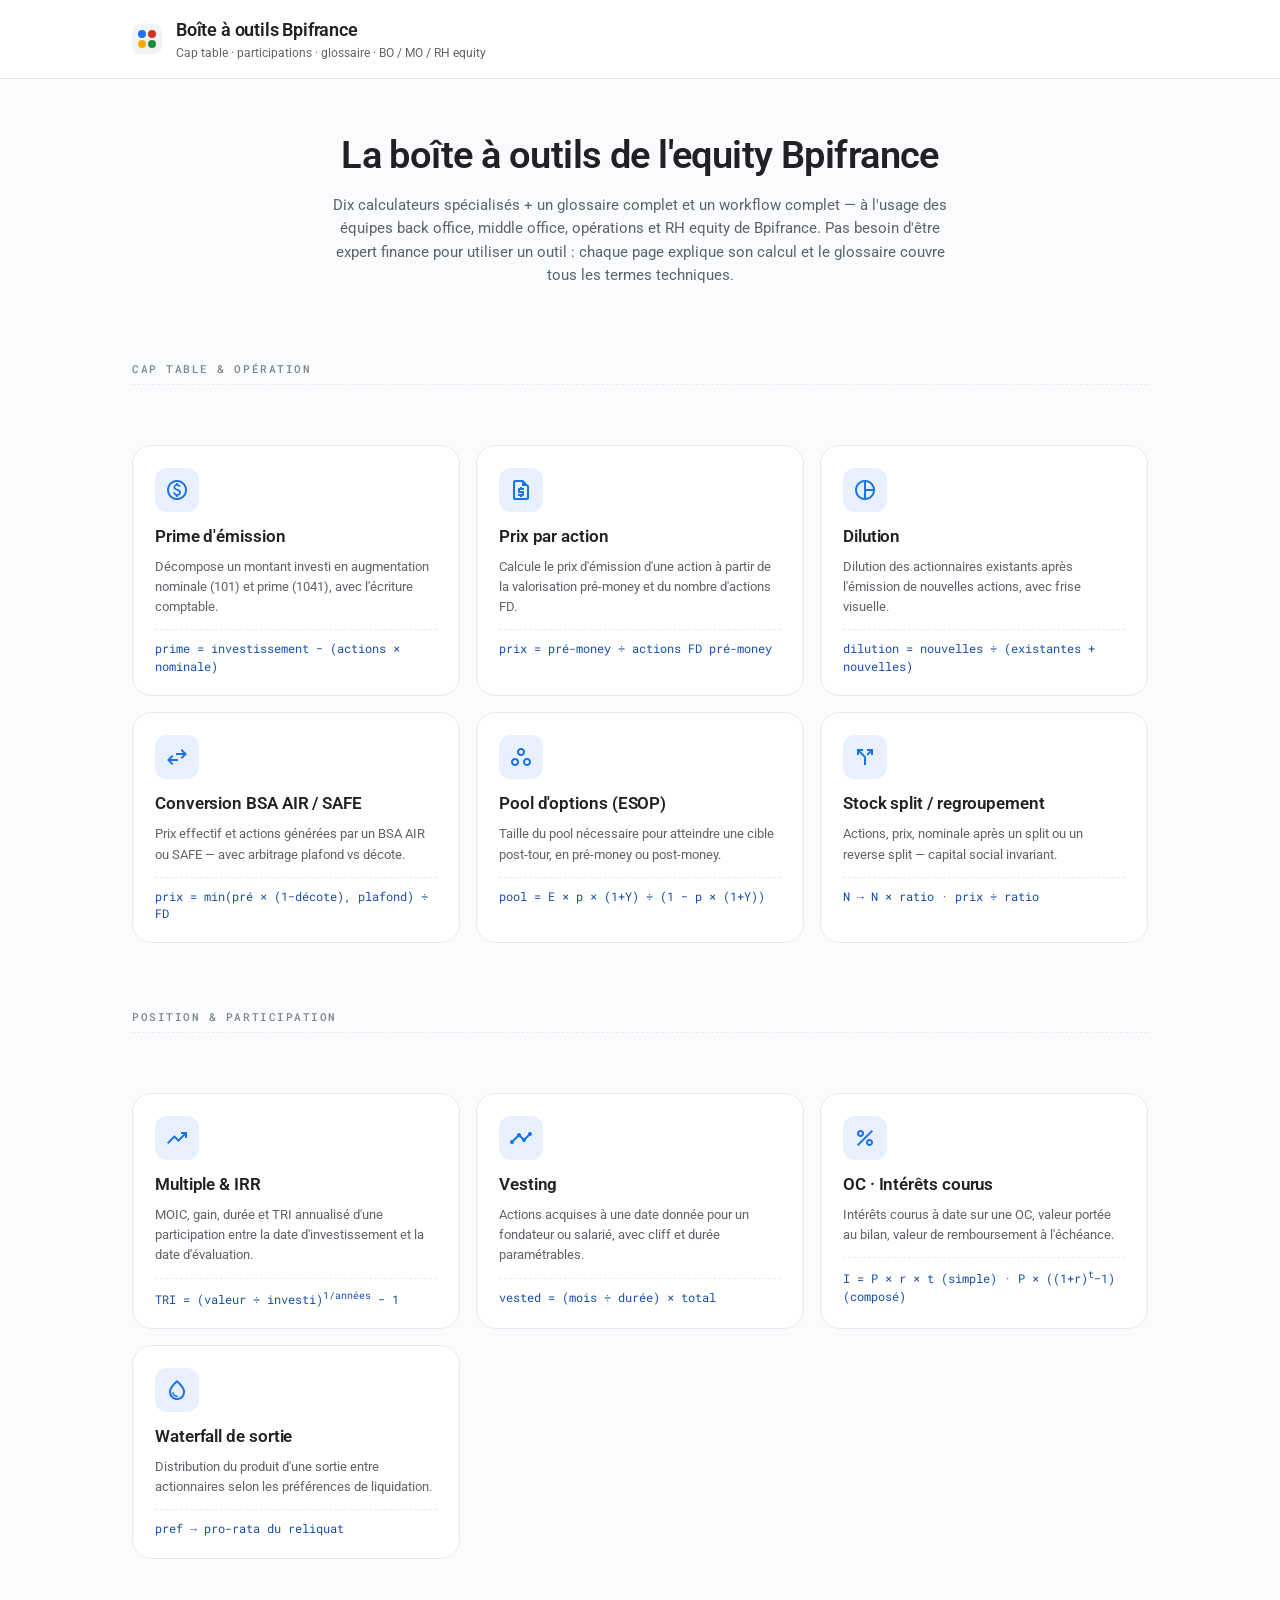
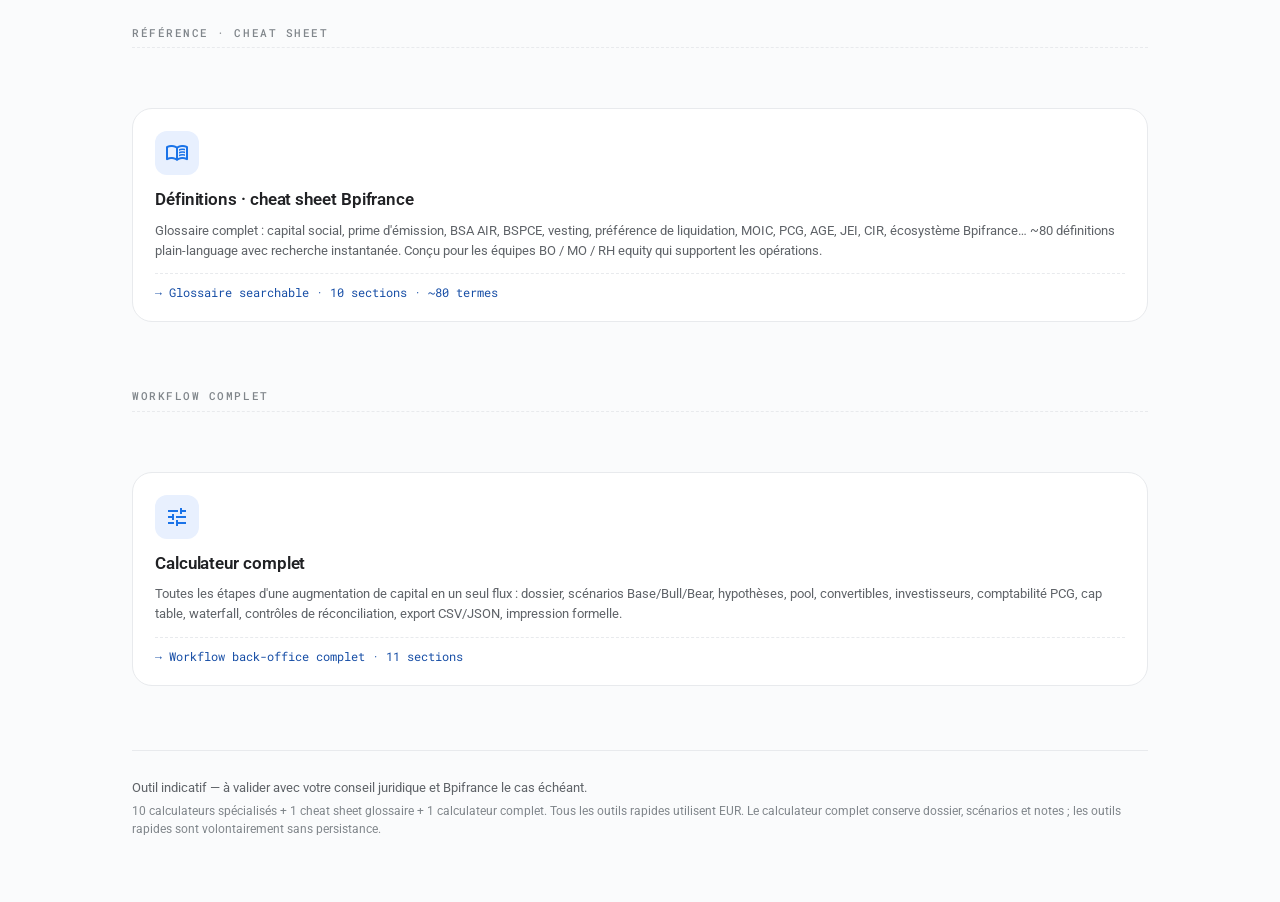
<file: index.html>
<!DOCTYPE html>
<html lang="fr">
<head>
<meta charset="UTF-8">
<meta name="viewport" content="width=device-width, initial-scale=1.0">
<title>Boîte à outils Bpifrance · Cap table & glossaire</title>
<link rel="preconnect" href="https://fonts.googleapis.com">
<link rel="preconnect" href="https://fonts.gstatic.com" crossorigin>
<link href="https://fonts.googleapis.com/css2?family=Google+Sans:wght@400;500;600;700&family=Roboto:wght@400;500;600&family=Roboto+Mono:wght@400;500&display=swap" rel="stylesheet">
<link href="https://fonts.googleapis.com/icon?family=Material+Symbols+Outlined" rel="stylesheet">
<link rel="stylesheet" href="styles.css">
</head>
<body>

<header class="app-bar">
  <div class="app-bar-inner">
    <a class="brand" href="index.html">
      <span class="logo-mark" aria-hidden="true">
        <span class="logo-dot dot-blue"></span>
        <span class="logo-dot dot-red"></span>
        <span class="logo-dot dot-yellow"></span>
        <span class="logo-dot dot-green"></span>
      </span>
      <div class="brand-text">
        <h1>Boîte à outils Bpifrance</h1>
        <span class="brand-sub">Cap table · participations · glossaire · BO / MO / RH equity</span>
      </div>
    </a>
  </div>
</header>

<main class="wrap">

  <section class="landing-hero">
    <h2 class="landing-title">La boîte à outils de l'equity Bpifrance</h2>
    <p class="landing-sub">Dix calculateurs spécialisés + un glossaire complet et un workflow complet — à l'usage des équipes back office, middle office, opérations et RH equity de Bpifrance. Pas besoin d'être expert finance pour utiliser un outil : chaque page explique son calcul et le glossaire couvre tous les termes techniques.</p>
  </section>

  <div class="tool-group-head">Cap table & opération</div>
  <section class="tool-grid">

    <a class="tool-card" href="prime.html">
      <span class="tool-icon"><span class="material-symbols-outlined">paid</span></span>
      <h3>Prime d'émission</h3>
      <p>Décompose un montant investi en augmentation nominale (101) et prime (1041), avec l'écriture comptable.</p>
      <span class="tool-formula">prime = investissement − (actions × nominale)</span>
    </a>

    <a class="tool-card" href="prix.html">
      <span class="tool-icon"><span class="material-symbols-outlined">request_quote</span></span>
      <h3>Prix par action</h3>
      <p>Calcule le prix d'émission d'une action à partir de la valorisation pré-money et du nombre d'actions FD.</p>
      <span class="tool-formula">prix = pré-money ÷ actions FD pré-money</span>
    </a>

    <a class="tool-card" href="dilution.html">
      <span class="tool-icon"><span class="material-symbols-outlined">pie_chart</span></span>
      <h3>Dilution</h3>
      <p>Dilution des actionnaires existants après l'émission de nouvelles actions, avec frise visuelle.</p>
      <span class="tool-formula">dilution = nouvelles ÷ (existantes + nouvelles)</span>
    </a>

    <a class="tool-card" href="conversion.html">
      <span class="tool-icon"><span class="material-symbols-outlined">swap_horiz</span></span>
      <h3>Conversion BSA AIR / SAFE</h3>
      <p>Prix effectif et actions générées par un BSA AIR ou SAFE — avec arbitrage plafond vs décote.</p>
      <span class="tool-formula">prix = min(pré × (1−décote), plafond) ÷ FD</span>
    </a>

    <a class="tool-card" href="pool.html">
      <span class="tool-icon"><span class="material-symbols-outlined">workspaces</span></span>
      <h3>Pool d'options (ESOP)</h3>
      <p>Taille du pool nécessaire pour atteindre une cible post-tour, en pré-money ou post-money.</p>
      <span class="tool-formula">pool = E × p × (1+Y) ÷ (1 − p × (1+Y))</span>
    </a>

    <a class="tool-card" href="split.html">
      <span class="tool-icon"><span class="material-symbols-outlined">call_split</span></span>
      <h3>Stock split / regroupement</h3>
      <p>Actions, prix, nominale après un split ou un reverse split — capital social invariant.</p>
      <span class="tool-formula">N → N × ratio · prix ÷ ratio</span>
    </a>

  </section>

  <div class="tool-group-head">Position & participation</div>
  <section class="tool-grid">

    <a class="tool-card" href="multiple.html">
      <span class="tool-icon"><span class="material-symbols-outlined">trending_up</span></span>
      <h3>Multiple & IRR</h3>
      <p>MOIC, gain, durée et TRI annualisé d'une participation entre la date d'investissement et la date d'évaluation.</p>
      <span class="tool-formula">TRI = (valeur ÷ investi)<sup>1/années</sup> − 1</span>
    </a>

    <a class="tool-card" href="vesting.html">
      <span class="tool-icon"><span class="material-symbols-outlined">timeline</span></span>
      <h3>Vesting</h3>
      <p>Actions acquises à une date donnée pour un fondateur ou salarié, avec cliff et durée paramétrables.</p>
      <span class="tool-formula">vested = (mois ÷ durée) × total</span>
    </a>

    <a class="tool-card" href="oc.html">
      <span class="tool-icon"><span class="material-symbols-outlined">percent</span></span>
      <h3>OC · Intérêts courus</h3>
      <p>Intérêts courus à date sur une OC, valeur portée au bilan, valeur de remboursement à l'échéance.</p>
      <span class="tool-formula">I = P × r × t (simple) · P × ((1+r)<sup>t</sup>−1) (composé)</span>
    </a>

    <a class="tool-card" href="waterfall.html">
      <span class="tool-icon"><span class="material-symbols-outlined">water_drop</span></span>
      <h3>Waterfall de sortie</h3>
      <p>Distribution du produit d'une sortie entre actionnaires selon les préférences de liquidation.</p>
      <span class="tool-formula">pref → pro-rata du reliquat</span>
    </a>

  </section>

  <div class="tool-group-head">Référence · cheat sheet</div>
  <section class="tool-grid">

    <a class="tool-card tool-card-wide" href="definitions.html">
      <span class="tool-icon"><span class="material-symbols-outlined">menu_book</span></span>
      <h3>Définitions · cheat sheet Bpifrance</h3>
      <p>Glossaire complet : capital social, prime d'émission, BSA AIR, BSPCE, vesting, préférence de liquidation, MOIC, PCG, AGE, JEI, CIR, écosystème Bpifrance… ~80 définitions plain-language avec recherche instantanée. Conçu pour les équipes BO / MO / RH equity qui supportent les opérations.</p>
      <span class="tool-formula">→ Glossaire searchable · 10 sections · ~80 termes</span>
    </a>

  </section>

  <div class="tool-group-head">Workflow complet</div>
  <section class="tool-grid">

    <a class="tool-card tool-card-wide" href="complet.html">
      <span class="tool-icon"><span class="material-symbols-outlined">tune</span></span>
      <h3>Calculateur complet</h3>
      <p>Toutes les étapes d'une augmentation de capital en un seul flux : dossier, scénarios Base/Bull/Bear, hypothèses, pool, convertibles, investisseurs, comptabilité PCG, cap table, waterfall, contrôles de réconciliation, export CSV/JSON, impression formelle.</p>
      <span class="tool-formula">→ Workflow back-office complet · 11 sections</span>
    </a>

  </section>

  <footer class="page-foot">
    <div class="foot-text">
      <p>Outil indicatif — à valider avec votre conseil juridique et Bpifrance le cas échéant.</p>
      <p class="muted">10 calculateurs spécialisés + 1 cheat sheet glossaire + 1 calculateur complet. Tous les outils rapides utilisent EUR. Le calculateur complet conserve dossier, scénarios et notes ; les outils rapides sont volontairement sans persistance.</p>
    </div>
  </footer>
</main>

</body>
</html>
</file>
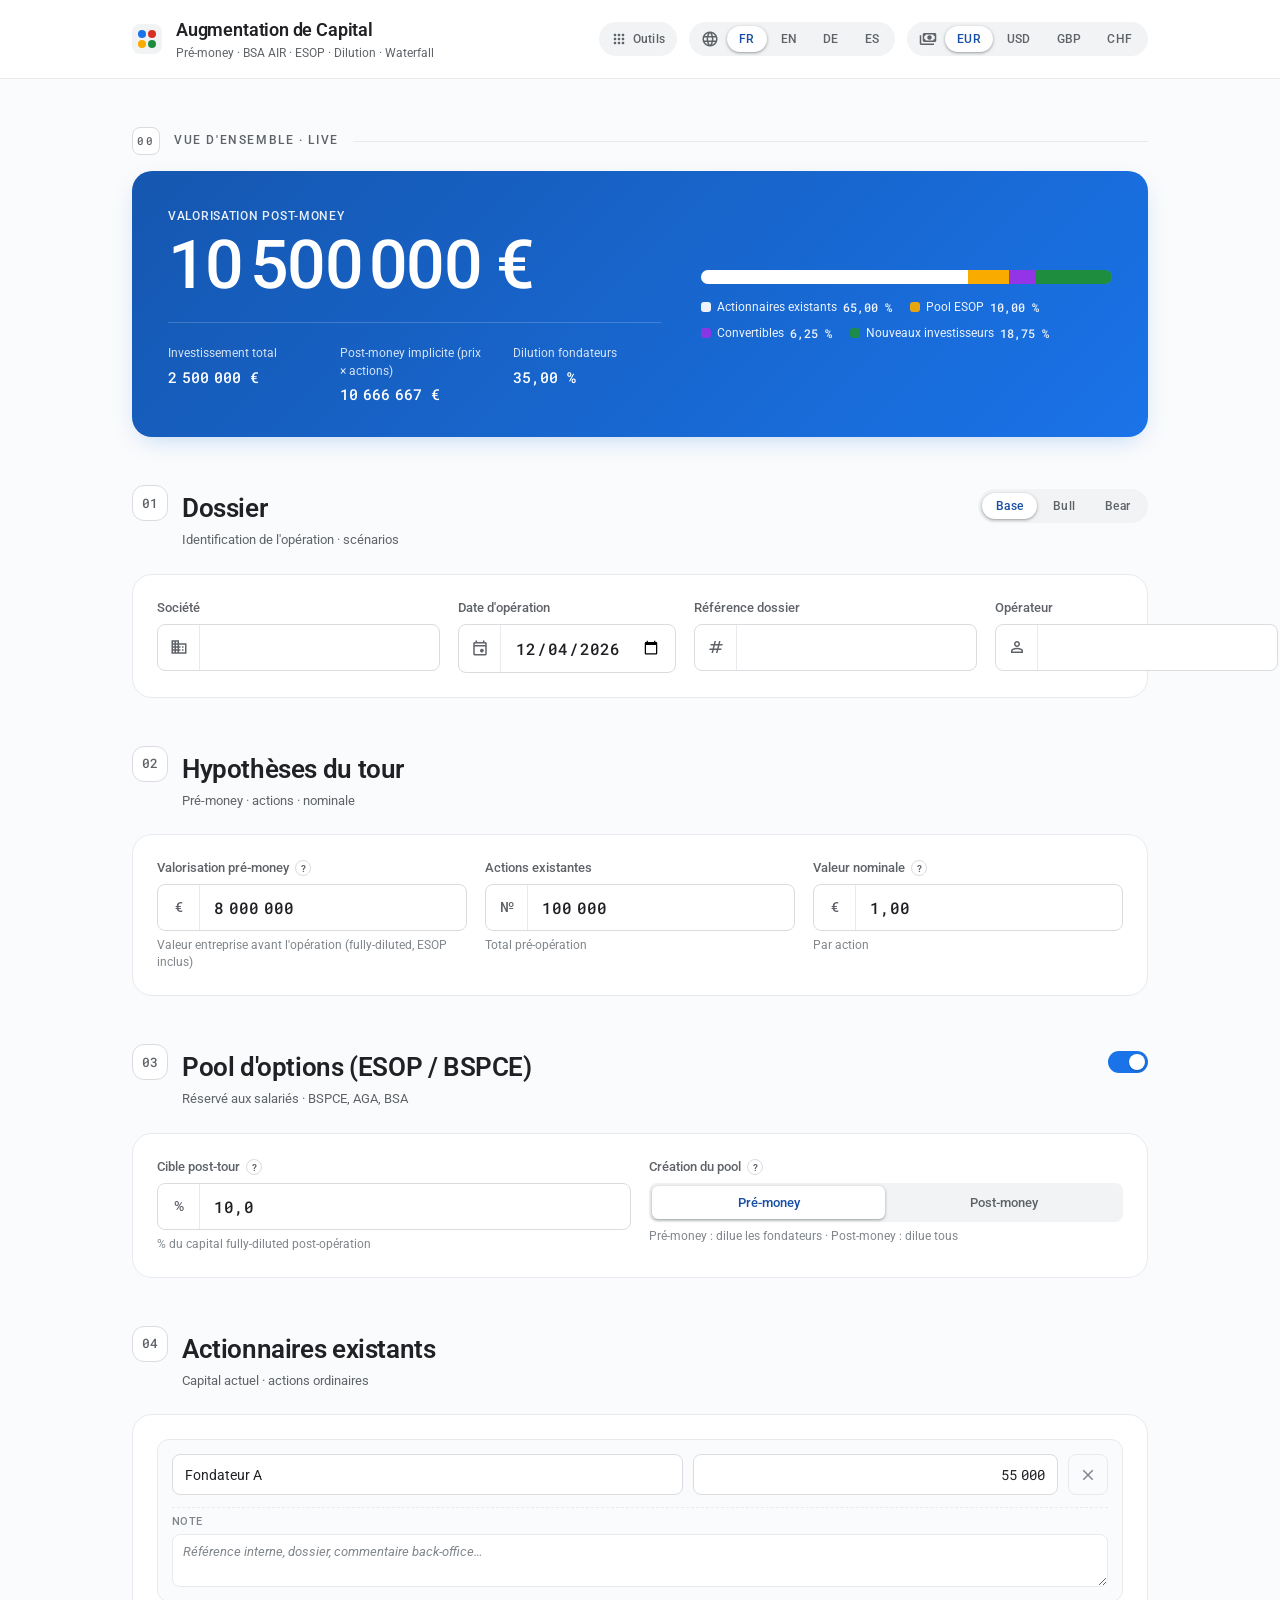
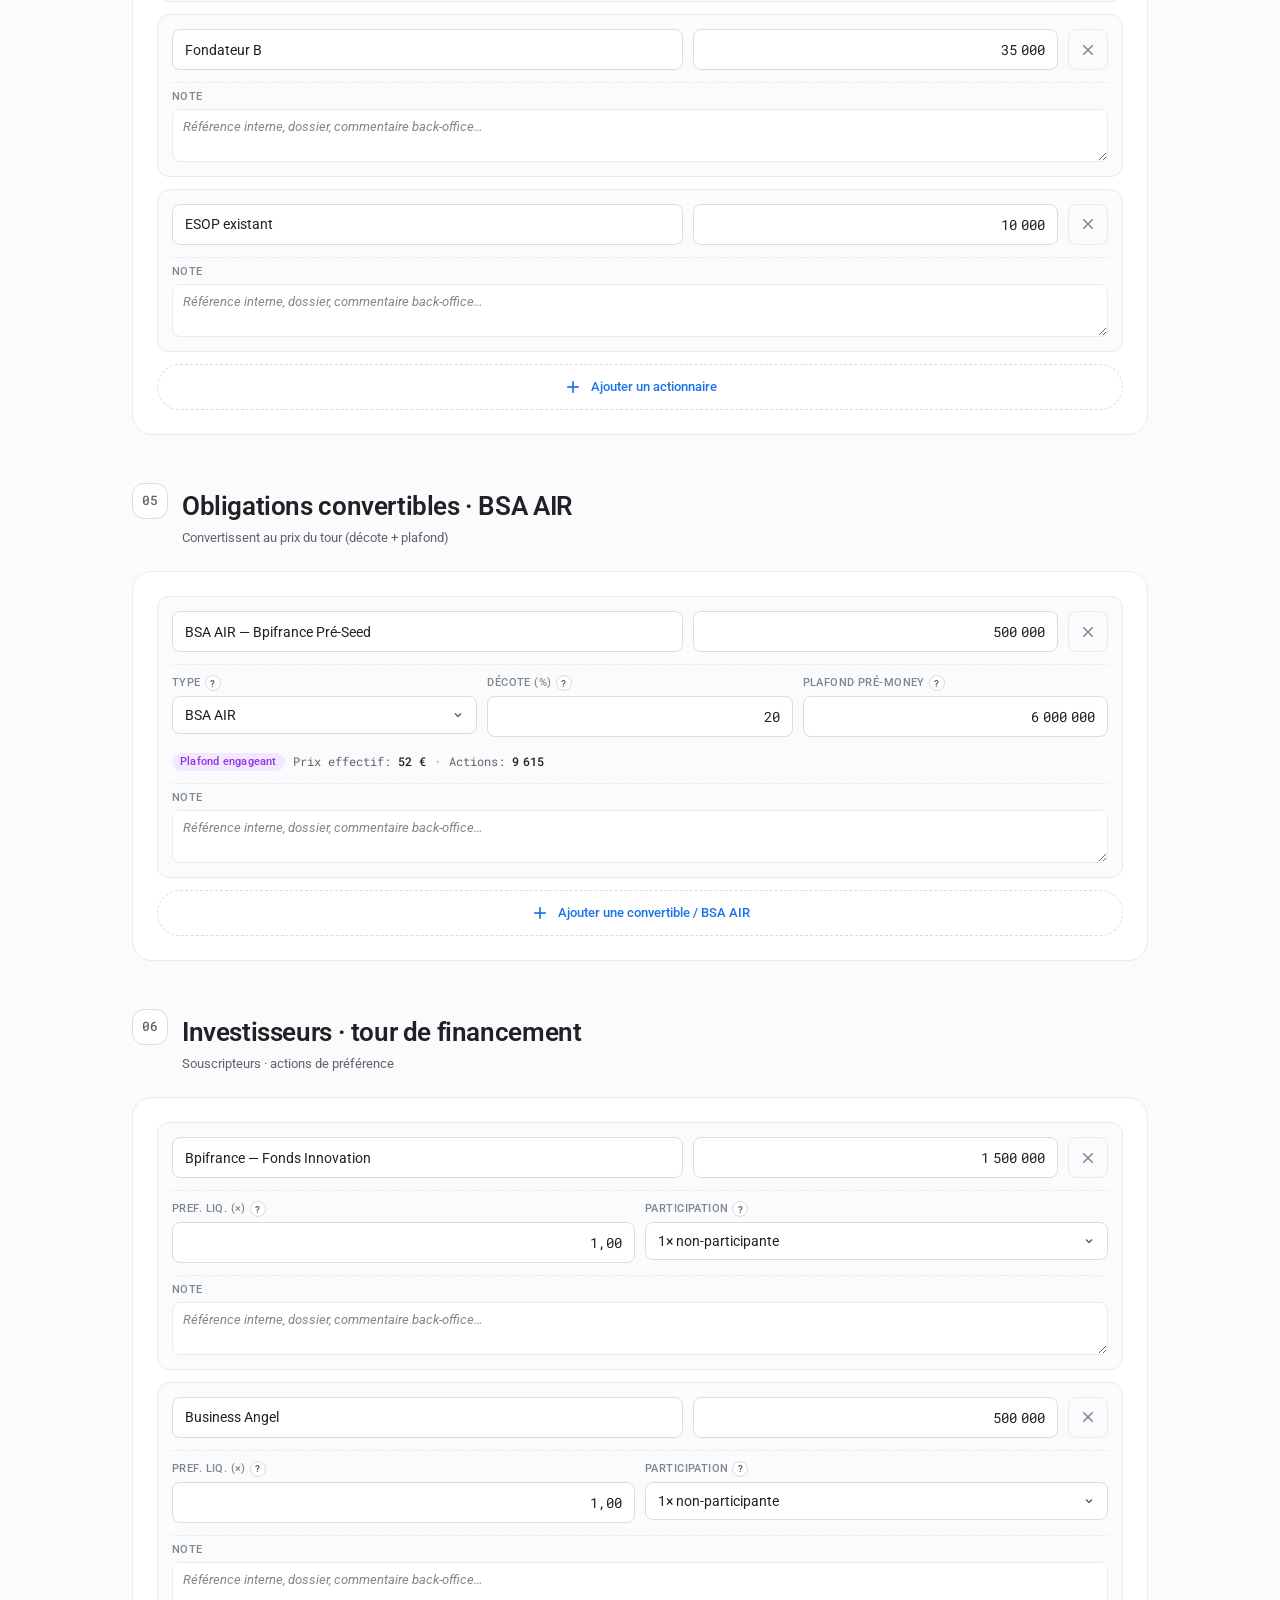
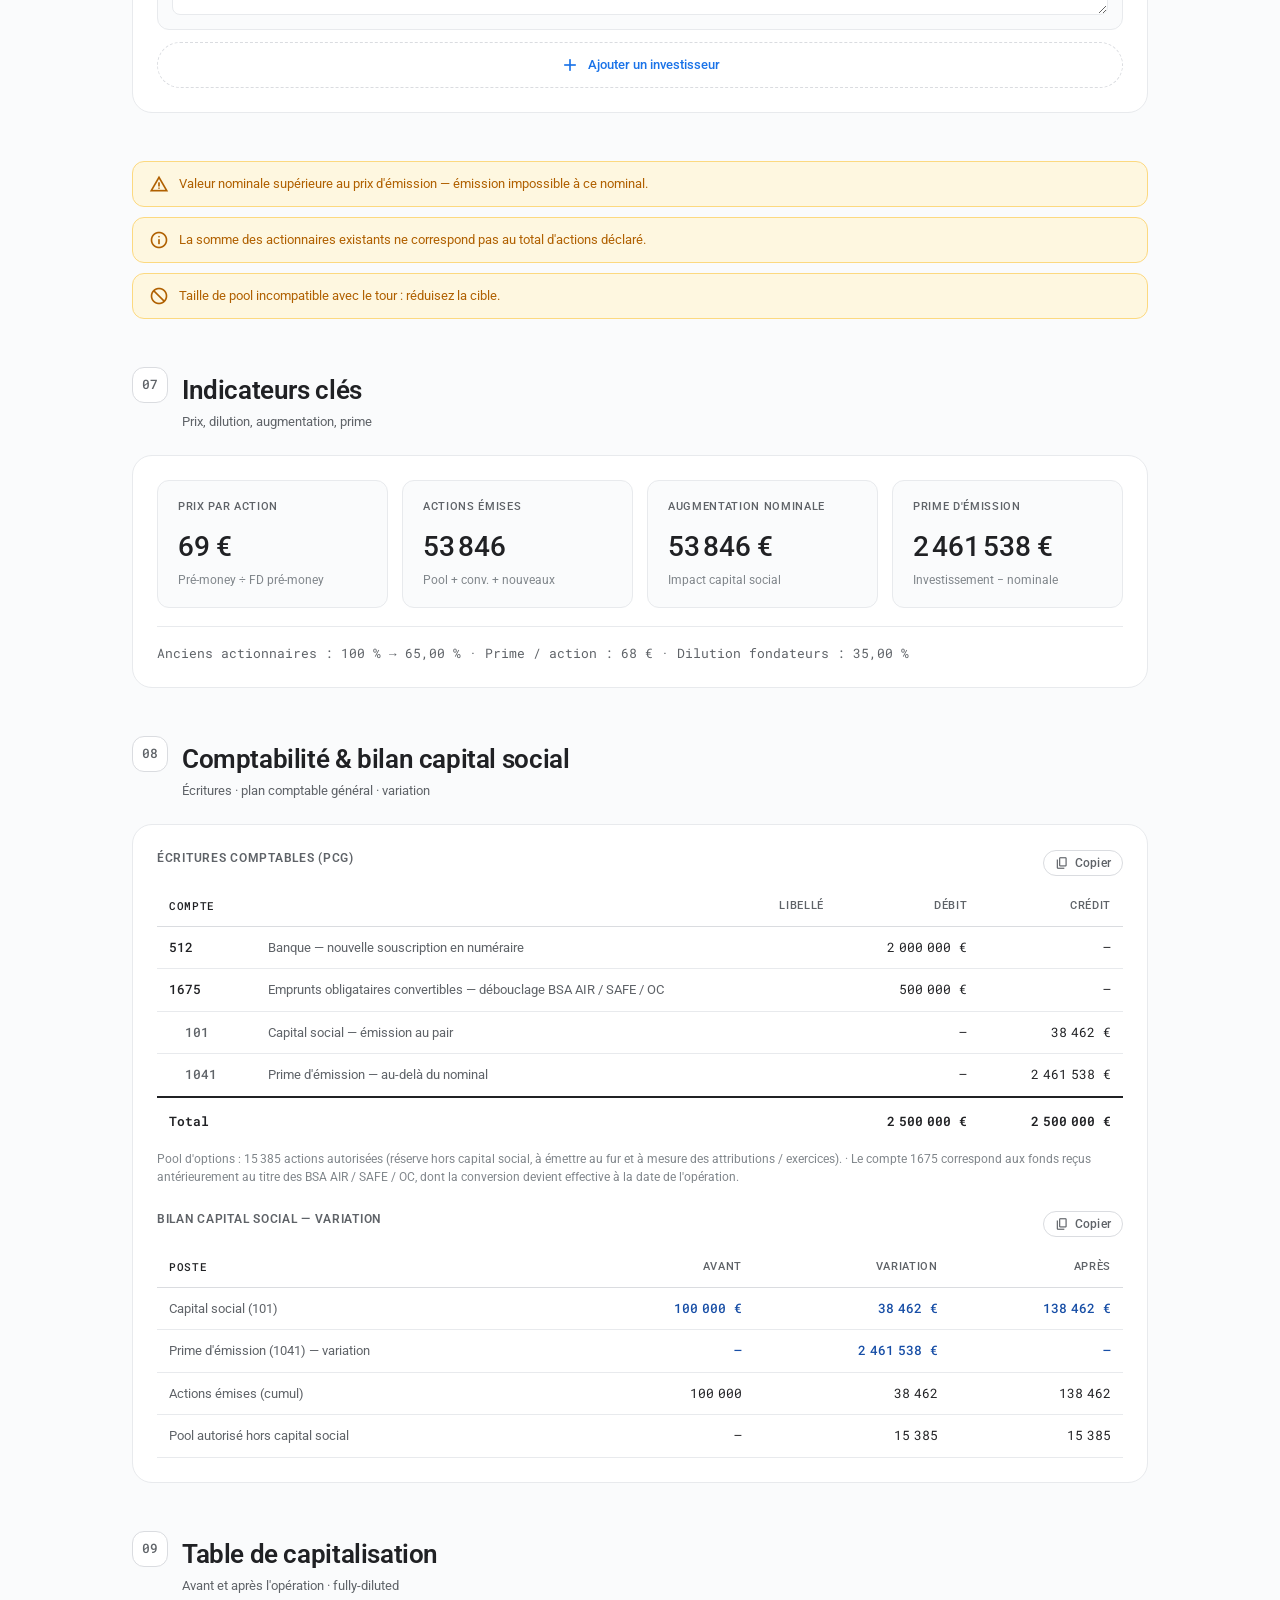
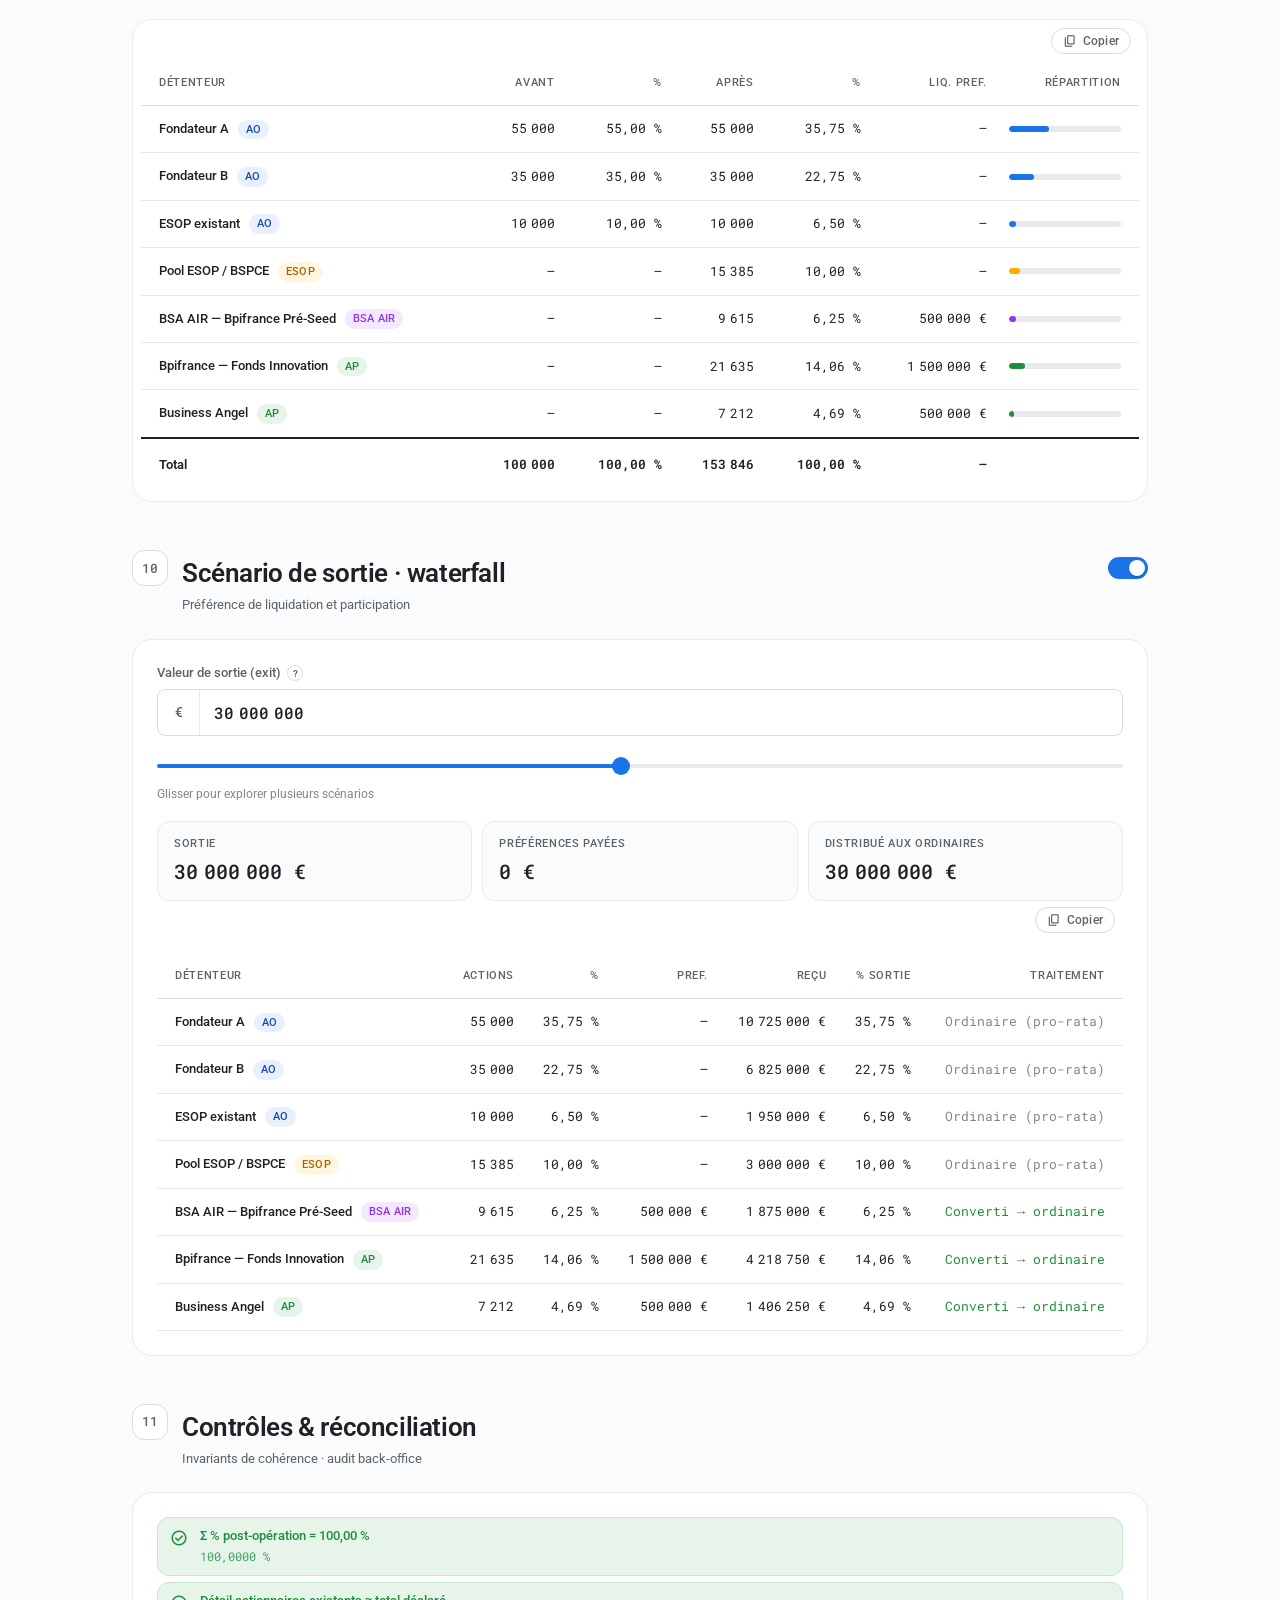
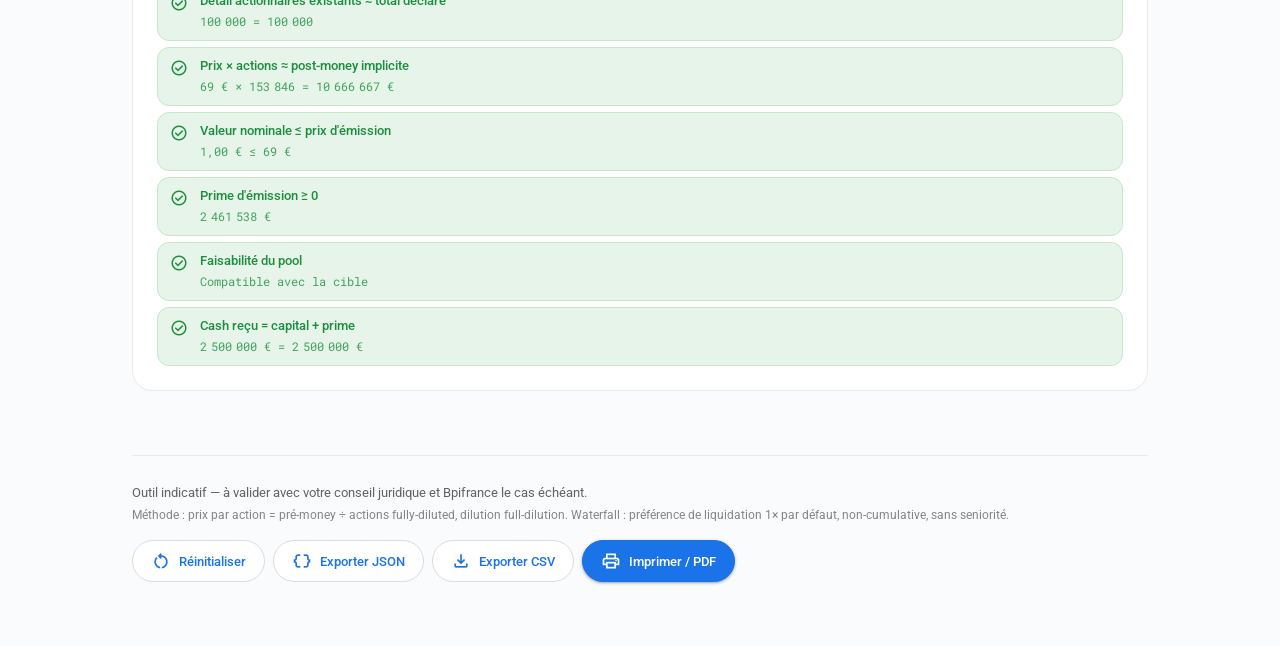
<file: complet.html>
<!DOCTYPE html>
<html lang="fr">
<head>
<meta charset="UTF-8">
<meta name="viewport" content="width=device-width, initial-scale=1.0">
<title data-i18n="meta_title">Calcul d'Augmentation de Capital</title>
<link rel="preconnect" href="https://fonts.googleapis.com">
<link rel="preconnect" href="https://fonts.gstatic.com" crossorigin>
<link href="https://fonts.googleapis.com/css2?family=Google+Sans:wght@400;500;600;700&family=Roboto:wght@400;500;600&family=Roboto+Mono:wght@400;500&display=swap" rel="stylesheet">
<link href="https://fonts.googleapis.com/icon?family=Material+Symbols+Outlined" rel="stylesheet">
<link rel="stylesheet" href="styles.css">
</head>
<body>

<header class="app-bar">
  <div class="app-bar-inner">
    <a class="brand" href="index.html">
      <span class="logo-mark" aria-hidden="true">
        <span class="logo-dot dot-blue"></span>
        <span class="logo-dot dot-red"></span>
        <span class="logo-dot dot-yellow"></span>
        <span class="logo-dot dot-green"></span>
      </span>
      <div class="brand-text">
        <h1 data-i18n="app_title">Augmentation de Capital</h1>
        <span class="brand-sub" data-i18n="app_subtitle">Pré-money · BSA AIR · ESOP · Dilution · Waterfall</span>
      </div>
    </a>

    <div class="app-bar-actions">
      <a href="index.html" class="nav-back" title="Outils rapides">
        <span class="material-symbols-outlined">apps</span>
        <span>Outils</span>
      </a>
      <div class="chip-select" id="langPick" role="group" aria-label="Language">
        <span class="material-symbols-outlined chip-leading">language</span>
        <button data-lang="fr" class="on">FR</button>
        <button data-lang="en">EN</button>
        <button data-lang="de">DE</button>
        <button data-lang="es">ES</button>
      </div>

      <div class="chip-select" id="currencyPick" role="group" aria-label="Currency">
        <span class="material-symbols-outlined chip-leading">payments</span>
        <button data-cur="EUR" class="on">EUR</button>
        <button data-cur="USD">USD</button>
        <button data-cur="GBP">GBP</button>
        <button data-cur="CHF">CHF</button>
      </div>
    </div>
  </div>

  <div class="sticky-summary" id="stickySummary" aria-hidden="true">
    <div class="sticky-summary-inner">
      <span class="ss-k" data-i18n="result_postMoney">Post-money</span>
      <span class="ss-v" id="ss_postMoney">—</span>
      <span class="ss-sep"></span>
      <span class="ss-k" data-i18n="result_pricePerShare">Prix / action</span>
      <span class="ss-v" id="ss_price">—</span>
      <span class="ss-sep"></span>
      <span class="ss-k" data-i18n="legend_new">Nouveaux investisseurs</span>
      <span class="ss-v" id="ss_dilNew">—</span>
    </div>
  </div>
</header>

<main class="wrap">

  <!-- Print-only report header (dossier metadata) -->
  <section class="print-header" aria-hidden="true">
    <h1 data-i18n="print_title">Augmentation de capital</h1>
    <dl>
      <div><dt data-i18n="dossier_company">Société</dt><dd id="ph_company">—</dd></div>
      <div><dt data-i18n="dossier_date">Date d'opération</dt><dd id="ph_date">—</dd></div>
      <div><dt data-i18n="dossier_reference">Référence dossier</dt><dd id="ph_reference">—</dd></div>
      <div><dt data-i18n="dossier_operator">Opérateur</dt><dd id="ph_operator">—</dd></div>
      <div><dt data-i18n="print_scenario">Scénario</dt><dd id="ph_scenario">—</dd></div>
      <div><dt data-i18n="print_printedAt">Édité le</dt><dd id="ph_printedAt">—</dd></div>
    </dl>
  </section>


  <!-- ════════ 00 · HERO ════════ -->
  <section class="hero-block">
    <div class="hero-eyebrow">
      <span class="num">00</span>
      <span data-i18n="hero_eyebrow">Vue d'ensemble · live</span>
    </div>
    <div class="hero-card">
      <div class="hero-left">
        <span class="hero-k" data-i18n="result_postMoney">Valorisation post-money</span>
        <span class="hero-v" id="r_postMoney">—</span>
        <div class="hero-meta">
          <span><i data-i18n="hero_investment">Investissement total</i><b id="r_totalInvest">—</b></span>
          <span><i data-i18n="hero_implied">Post-money implicite (prix × actions)</i><b id="r_postImplied">—</b></span>
          <span><i data-i18n="hero_dilution">Dilution fondateurs</i><b id="r_heroDilution">—</b></span>
        </div>
      </div>
      <div class="hero-right">
        <div class="hero-bar" aria-hidden="true">
          <span class="dil-existing" id="dilExisting"></span>
          <span class="dil-pool"     id="dilPool"></span>
          <span class="dil-conv"     id="dilConv"></span>
          <span class="dil-new"      id="dilNew"></span>
        </div>
        <div class="hero-legend">
          <span class="leg"><span class="sw sw-existing"></span><span data-i18n="legend_existing">Actionnaires existants</span><b id="legExistingPct">—</b></span>
          <span class="leg"><span class="sw sw-pool"></span><span data-i18n="legend_pool">Pool</span><b id="legPoolPct">—</b></span>
          <span class="leg"><span class="sw sw-conv"></span><span data-i18n="legend_conv">Convertibles</span><b id="legConvPct">—</b></span>
          <span class="leg"><span class="sw sw-new"></span><span data-i18n="legend_new">Nouveaux</span><b id="legNewPct">—</b></span>
        </div>
      </div>
    </div>
  </section>

  <!-- ════════ 01 · Dossier ════════ -->
  <section class="section">
    <header class="section-head">
      <span class="section-num">01</span>
      <div class="head-grow">
        <h2 data-i18n="section_dossier">Dossier</h2>
        <p data-i18n="section_dossier_sub">Identification de l'opération · scénarios</p>
      </div>
      <div class="scenario-pick" id="scenarioPick" role="group" aria-label="Scenario">
        <button data-sc="base" class="on" data-i18n="sc_base">Base</button>
        <button data-sc="bull" data-i18n="sc_bull">Bull</button>
        <button data-sc="bear" data-i18n="sc_bear">Bear</button>
      </div>
    </header>
    <div class="section-body">
      <div class="row4">
        <div class="tf">
          <label for="dossierCompany" data-i18n="dossier_company">Société</label>
          <div class="tf-input">
            <span class="tf-prefix"><span class="material-symbols-outlined" style="font-size:18px">business</span></span>
            <input type="text" id="dossierCompany" autocomplete="off">
          </div>
        </div>
        <div class="tf">
          <label for="dossierDate" data-i18n="dossier_date">Date d'opération</label>
          <div class="tf-input">
            <span class="tf-prefix"><span class="material-symbols-outlined" style="font-size:18px">event</span></span>
            <input type="date" id="dossierDate" autocomplete="off">
          </div>
        </div>
        <div class="tf">
          <label for="dossierReference" data-i18n="dossier_reference">Référence dossier</label>
          <div class="tf-input">
            <span class="tf-prefix"><span class="material-symbols-outlined" style="font-size:18px">tag</span></span>
            <input type="text" id="dossierReference" autocomplete="off">
          </div>
        </div>
        <div class="tf">
          <label for="dossierOperator" data-i18n="dossier_operator">Opérateur</label>
          <div class="tf-input">
            <span class="tf-prefix"><span class="material-symbols-outlined" style="font-size:18px">person</span></span>
            <input type="text" id="dossierOperator" autocomplete="off">
          </div>
        </div>
      </div>
    </div>
  </section>

  <!-- ════════ 02 · Hypothèses ════════ -->
  <section class="section">
    <header class="section-head">
      <span class="section-num">02</span>
      <div>
        <h2 data-i18n="section_assumptions">Hypothèses du tour</h2>
        <p data-i18n="section_assumptions_sub">Pré-money · actions · nominale</p>
      </div>
    </header>
    <div class="section-body">
      <div class="row3">
        <div class="tf">
          <label for="preMoney">
            <span data-i18n="label_preMoney">Valorisation pré-money</span>
            <button type="button" class="help-btn" data-i18n-tip="tip_preMoney" aria-label="?">?</button>
          </label>
          <div class="tf-input">
            <span class="tf-prefix cur-symbol">€</span>
            <input type="text" id="preMoney" inputmode="decimal" autocomplete="off">
          </div>
          <span class="tf-helper" data-i18n="label_preMoney_hint">Valeur entreprise avant l'opération (fully-diluted, ESOP inclus)</span>
        </div>
        <div class="tf">
          <label for="existingShares" data-i18n="label_existingShares">Actions existantes</label>
          <div class="tf-input">
            <span class="tf-prefix">№</span>
            <input type="text" id="existingShares" inputmode="decimal" autocomplete="off">
          </div>
          <span class="tf-helper" data-i18n="label_existingShares_hint">Total pré-opération</span>
        </div>
        <div class="tf">
          <label for="nominalValue">
            <span data-i18n="label_nominalValue">Valeur nominale</span>
            <button type="button" class="help-btn" data-i18n-tip="tip_nominalValue" aria-label="?">?</button>
          </label>
          <div class="tf-input">
            <span class="tf-prefix cur-symbol">€</span>
            <input type="text" id="nominalValue" inputmode="decimal" autocomplete="off">
          </div>
          <span class="tf-helper" data-i18n="label_nominalValue_hint">Par action</span>
        </div>
      </div>
    </div>
  </section>

  <!-- ════════ 03 · Pool ESOP/BSPCE ════════ -->
  <section class="section">
    <header class="section-head">
      <span class="section-num">03</span>
      <div class="head-grow">
        <h2 data-i18n="section_pool">Pool d'options (ESOP / BSPCE)</h2>
        <p data-i18n="section_pool_sub">Réservé aux salariés · BSPCE, AGA, BSA</p>
      </div>
      <label class="switch" title="Enabled">
        <input type="checkbox" id="poolEnabled">
        <span class="track"></span>
      </label>
    </header>
    <div class="section-body" id="poolBody">
      <div class="row2">
        <div class="tf">
          <label for="poolTargetPct">
            <span data-i18n="label_poolTargetPct">Cible post-tour</span>
            <button type="button" class="help-btn" data-i18n-tip="tip_poolTargetPct" aria-label="?">?</button>
          </label>
          <div class="tf-input">
            <span class="tf-prefix">%</span>
            <input type="text" id="poolTargetPct" inputmode="decimal" autocomplete="off">
          </div>
          <span class="tf-helper" data-i18n="label_poolTargetPct_hint">% du capital fully-diluted post-opération</span>
        </div>
        <div class="tf">
          <label>
            <span data-i18n="label_poolTiming">Création du pool</span>
            <button type="button" class="help-btn" data-i18n-tip="tip_poolTiming" aria-label="?">?</button>
          </label>
          <div class="seg" id="poolTiming" role="radiogroup">
            <button data-val="pre" class="on" data-i18n="poolTiming_pre">Pré-money</button>
            <button data-val="post" data-i18n="poolTiming_post">Post-money</button>
          </div>
          <span class="tf-helper" data-i18n="label_poolTiming_hint">Pré-money : dilue les fondateurs · Post-money : dilue tous</span>
        </div>
      </div>
    </div>
  </section>

  <!-- ════════ 04 · Actionnaires ════════ -->
  <section class="section">
    <header class="section-head">
      <span class="section-num">04</span>
      <div>
        <h2 data-i18n="section_holders">Actionnaires existants</h2>
        <p data-i18n="section_holders_sub">Capital actuel · actions ordinaires</p>
      </div>
    </header>
    <div class="section-body">
      <div class="row-list" id="holderList"></div>
      <button class="btn-ghost" id="addHolder">
        <span class="material-symbols-outlined">add</span>
        <span data-i18n="button_addHolder">Ajouter un actionnaire</span>
      </button>
    </div>
  </section>

  <!-- ════════ 05 · Convertibles ════════ -->
  <section class="section">
    <header class="section-head">
      <span class="section-num">05</span>
      <div>
        <h2 data-i18n="section_convertibles">Obligations convertibles · BSA AIR</h2>
        <p data-i18n="section_convertibles_sub">Convertissent au prix du tour (décote + plafond)</p>
      </div>
    </header>
    <div class="section-body">
      <div class="row-list" id="convList"></div>
      <button class="btn-ghost" id="addConv">
        <span class="material-symbols-outlined">add</span>
        <span data-i18n="button_addConv">Ajouter une convertible</span>
      </button>
    </div>
  </section>

  <!-- ════════ 06 · Investisseurs ════════ -->
  <section class="section">
    <header class="section-head">
      <span class="section-num">06</span>
      <div>
        <h2 data-i18n="section_investors">Investisseurs · tour de financement</h2>
        <p data-i18n="section_investors_sub">Souscripteurs · actions de préférence</p>
      </div>
    </header>
    <div class="section-body">
      <div class="row-list" id="investorList"></div>
      <button class="btn-ghost" id="addInv">
        <span class="material-symbols-outlined">add</span>
        <span data-i18n="button_addInvestor">Ajouter un investisseur</span>
      </button>
    </div>
  </section>

  <!-- Alerts inline (between inputs and results) -->
  <div class="alerts">
    <div class="alert" id="warn" hidden>
      <span class="material-symbols-outlined">warning</span>
      <span data-i18n="warn_nominal">Valeur nominale supérieure au prix d'émission — émission impossible à ce nominal.</span>
    </div>
    <div class="alert" id="warnHolders" hidden>
      <span class="material-symbols-outlined">info</span>
      <span data-i18n="warn_holders">La somme des actionnaires existants ne correspond pas au total d'actions déclaré.</span>
    </div>
    <div class="alert" id="warnPool" hidden>
      <span class="material-symbols-outlined">block</span>
      <span data-i18n="warn_pool">Taille de pool incompatible avec le tour : réduisez la cible.</span>
    </div>
  </div>

  <!-- ════════ 07 · Indicateurs clés ════════ -->
  <section class="section">
    <header class="section-head">
      <span class="section-num">07</span>
      <div>
        <h2 data-i18n="section_metrics">Indicateurs clés</h2>
        <p data-i18n="section_metrics_sub">Prix, dilution, augmentation, prime</p>
      </div>
    </header>
    <div class="section-body">
      <div class="stat-grid">
        <div class="stat">
          <span class="k" data-i18n="result_pricePerShare">Prix par action</span>
          <span class="v" id="r_pricePerShare">—</span>
          <span class="sub" data-i18n="result_pricePerShare_sub">Pré-money ÷ FD pré-money</span>
        </div>
        <div class="stat">
          <span class="k" data-i18n="result_newShares">Actions émises</span>
          <span class="v" id="r_newShares">—</span>
          <span class="sub" data-i18n="result_newShares_sub">Pool + conv. + nouveaux</span>
        </div>
        <div class="stat">
          <span class="k" data-i18n="result_nominalIncrease">Augmentation nominale</span>
          <span class="v" id="r_nominalIncrease">—</span>
          <span class="sub" data-i18n="result_nominalIncrease_sub">Impact capital social</span>
        </div>
        <div class="stat">
          <span class="k" data-i18n="result_premiumTotal">Prime d'émission</span>
          <span class="v" id="r_premiumTotal">—</span>
          <span class="sub" data-i18n="result_premiumTotal_sub">Investissement − nominale</span>
        </div>
      </div>
      <div class="dilution-foot" id="r_dilutionSub">—</div>
    </div>
  </section>

  <!-- ════════ 08 · Comptabilité & bilan ════════ -->
  <section class="section">
    <header class="section-head">
      <span class="section-num">08</span>
      <div>
        <h2 data-i18n="section_accounting">Comptabilité & bilan capital social</h2>
        <p data-i18n="section_accounting_sub">Écritures · plan comptable général · variation</p>
      </div>
    </header>
    <div class="section-body acc-body">
      <div class="acc-block">
        <div class="acc-block-head">
          <div class="acc-block-title" data-i18n="accounting_journal">Écritures comptables (PCG)</div>
          <button class="btn-copy" data-copy="accountingTable">
            <span class="material-symbols-outlined">content_copy</span>
            <span data-i18n="button_copy">Copier</span>
          </button>
        </div>
        <div class="acc-table-wrap">
          <table class="acc" id="accountingTable">
            <thead>
              <tr>
                <th data-i18n="accounting_account">Compte</th>
                <th data-i18n="accounting_label">Libellé</th>
                <th data-i18n="accounting_debit">Débit</th>
                <th data-i18n="accounting_credit">Crédit</th>
              </tr>
            </thead>
            <tbody id="accountingBody"></tbody>
          </table>
        </div>
        <p class="acc-note" id="accountingNote">—</p>
      </div>

      <div class="acc-block">
        <div class="acc-block-head">
          <div class="acc-block-title" data-i18n="bilan_title">Bilan capital social — variation</div>
          <button class="btn-copy" data-copy="bilanTable">
            <span class="material-symbols-outlined">content_copy</span>
            <span data-i18n="button_copy">Copier</span>
          </button>
        </div>
        <div class="acc-table-wrap">
          <table class="acc bilan" id="bilanTable">
            <thead>
              <tr>
                <th data-i18n="bilan_item">Poste</th>
                <th data-i18n="bilan_before">Avant</th>
                <th data-i18n="bilan_delta">Variation</th>
                <th data-i18n="bilan_after">Après</th>
              </tr>
            </thead>
            <tbody id="bilanBody"></tbody>
          </table>
        </div>
      </div>
    </div>
  </section>

  <!-- ════════ 09 · Cap table ════════ -->
  <section class="section">
    <header class="section-head">
      <span class="section-num">09</span>
      <div>
        <h2 data-i18n="captable_title">Table de capitalisation</h2>
        <p data-i18n="captable_subtitle">Avant et après l'opération · fully-diluted</p>
      </div>
    </header>
    <div class="section-body cap-body">
      <div class="table-tools">
        <button class="btn-copy" data-copy="capTable">
          <span class="material-symbols-outlined">content_copy</span>
          <span data-i18n="button_copy">Copier</span>
        </button>
      </div>
      <table class="cap" id="capTable">
        <thead>
          <tr>
            <th data-i18n="captable_holder">Détenteur</th>
            <th data-i18n="captable_before_shares">Avant</th>
            <th>%</th>
            <th data-i18n="captable_after_shares">Après</th>
            <th>%</th>
            <th data-i18n="captable_liqPref">Liq. pref.</th>
            <th data-i18n="captable_distribution">Répartition</th>
          </tr>
        </thead>
        <tbody id="capBody"></tbody>
      </table>
    </div>
  </section>

  <!-- ════════ 10 · Waterfall ════════ -->
  <section class="section">
    <header class="section-head">
      <span class="section-num">10</span>
      <div class="head-grow">
        <h2 data-i18n="section_exit">Scénario de sortie · waterfall</h2>
        <p data-i18n="section_exit_sub">Préférence de liquidation et participation</p>
      </div>
      <label class="switch" title="Enabled">
        <input type="checkbox" id="exitEnabled">
        <span class="track"></span>
      </label>
    </header>
    <div class="section-body" id="exitBody">
      <div class="tf">
        <label for="exitValue">
          <span data-i18n="label_exitValue">Valeur de sortie (exit)</span>
          <button type="button" class="help-btn" data-i18n-tip="tip_exitValue" aria-label="?">?</button>
        </label>
        <div class="tf-input">
          <span class="tf-prefix cur-symbol">€</span>
          <input type="text" id="exitValue" inputmode="decimal" autocomplete="off">
        </div>
        <input type="range" id="exitSlider" class="slider" min="0" max="100" step="1">
        <span class="tf-helper" data-i18n="label_exitValue_hint">Glisser pour explorer plusieurs scénarios</span>
      </div>

      <div class="waterfall-summary" id="waterfallSummary"></div>

      <div class="cap-body">
        <div class="table-tools">
          <button class="btn-copy" data-copy="waterfallTable">
            <span class="material-symbols-outlined">content_copy</span>
            <span data-i18n="button_copy">Copier</span>
          </button>
        </div>
        <table class="cap waterfall" id="waterfallTable">
          <thead>
            <tr>
              <th data-i18n="waterfall_holder">Détenteur</th>
              <th data-i18n="waterfall_shares">Actions</th>
              <th>%</th>
              <th data-i18n="waterfall_liqPref">Pref.</th>
              <th data-i18n="waterfall_payout">Reçu</th>
              <th data-i18n="waterfall_payoutPct">% sortie</th>
              <th data-i18n="waterfall_treatment">Traitement</th>
            </tr>
          </thead>
          <tbody id="waterfallBody"></tbody>
        </table>
      </div>
    </div>
  </section>

  <!-- ════════ 11 · Contrôles & réconciliation ════════ -->
  <section class="section">
    <header class="section-head">
      <span class="section-num">11</span>
      <div>
        <h2 data-i18n="section_recon">Contrôles & réconciliation</h2>
        <p data-i18n="section_recon_sub">Invariants de cohérence · audit back-office</p>
      </div>
    </header>
    <div class="section-body">
      <ul class="recon-list" id="reconList"></ul>
    </div>
  </section>

  <footer class="page-foot">
    <div class="foot-text">
      <p data-i18n="footer_disclaimer">Outil indicatif — à valider avec votre conseil juridique et Bpifrance le cas échéant.</p>
      <p class="muted" data-i18n="footer_method">Méthode : prix par action = pré-money ÷ actions fully-diluted, dilution full-dilution. Waterfall : préférence de liquidation 1× par défaut, non-cumulative, sans seniorité.</p>
    </div>
    <div class="foot-actions">
      <button class="btn-outline" id="resetBtn">
        <span class="material-symbols-outlined">restart_alt</span>
        <span data-i18n="button_reset">Réinitialiser</span>
      </button>
      <button class="btn-outline" id="exportJsonBtn">
        <span class="material-symbols-outlined">data_object</span>
        <span data-i18n="button_exportJson">Exporter JSON</span>
      </button>
      <button class="btn-outline" id="exportBtn">
        <span class="material-symbols-outlined">download</span>
        <span data-i18n="button_export">Exporter CSV</span>
      </button>
      <button class="btn-filled" id="printBtn">
        <span class="material-symbols-outlined">print</span>
        <span data-i18n="button_print">Imprimer / PDF</span>
      </button>
    </div>
  </footer>
</main>

<script src="app.js"></script>
</body>
</html>
</file>
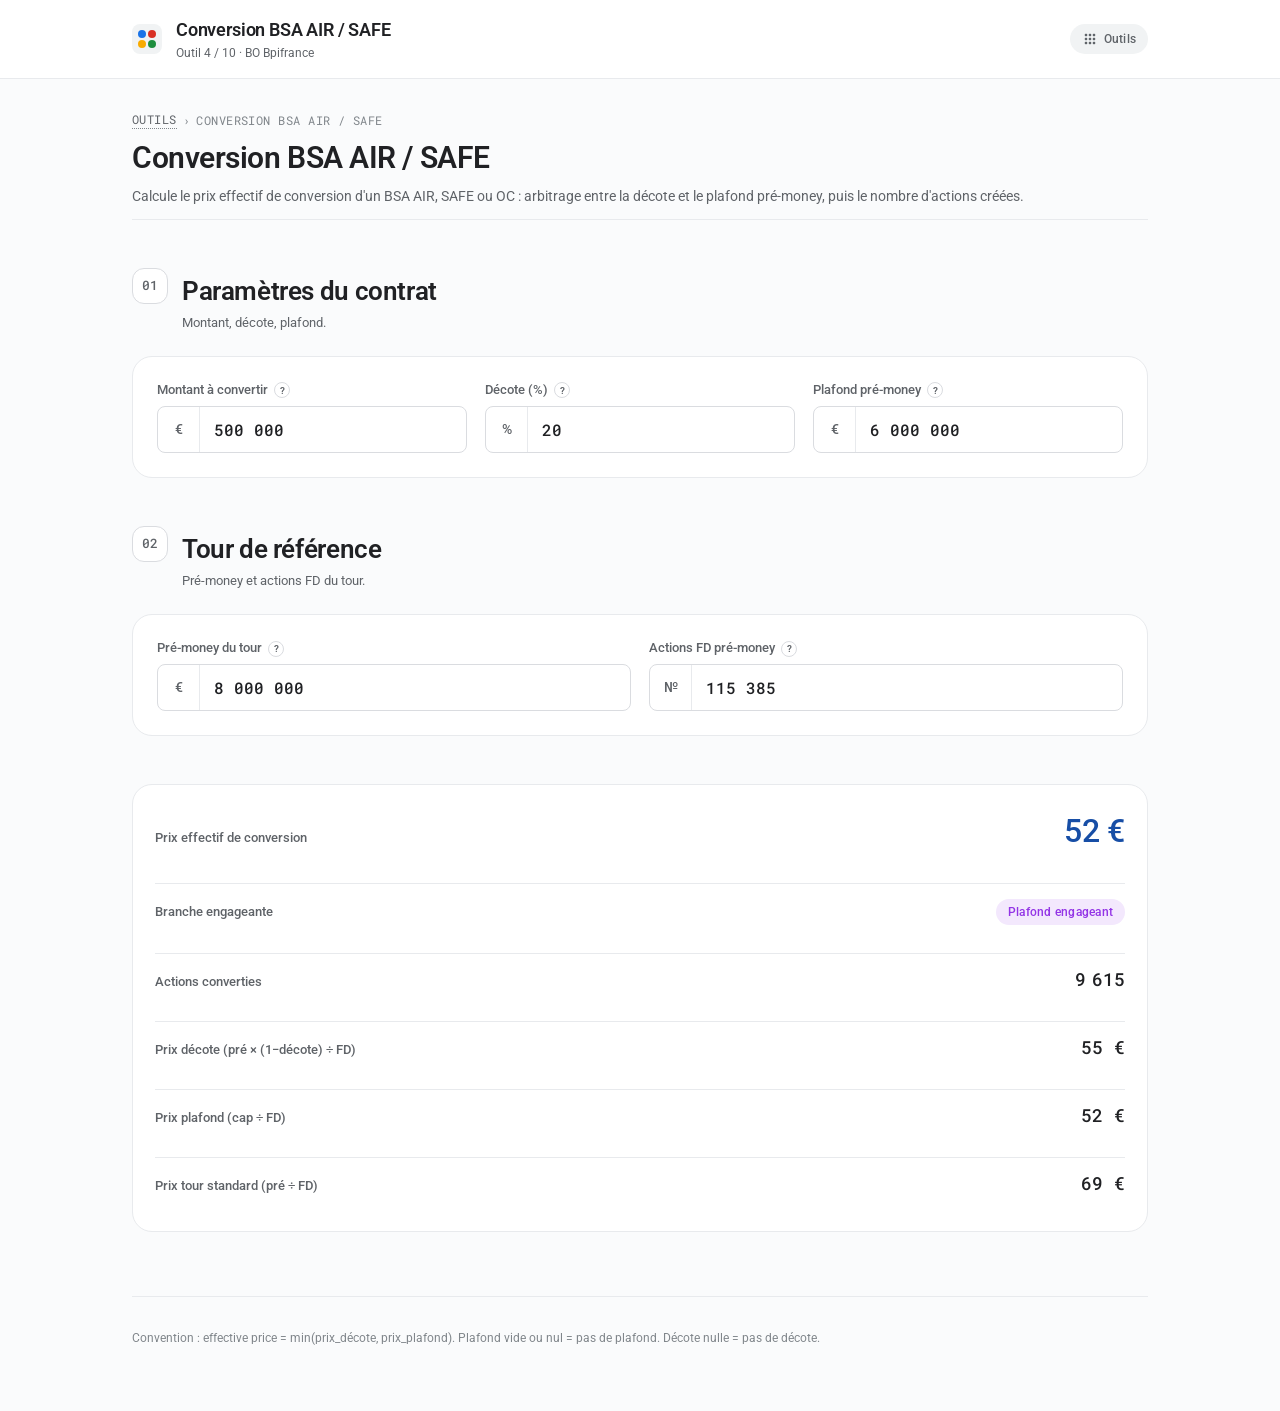
<file: conversion.html>
<!DOCTYPE html>
<html lang="fr">
<head>
<meta charset="UTF-8">
<meta name="viewport" content="width=device-width, initial-scale=1.0">
<title>Conversion BSA AIR / SAFE · Augmentation de Capital</title>
<link rel="preconnect" href="https://fonts.googleapis.com">
<link rel="preconnect" href="https://fonts.gstatic.com" crossorigin>
<link href="https://fonts.googleapis.com/css2?family=Google+Sans:wght@400;500;600;700&family=Roboto:wght@400;500;600&family=Roboto+Mono:wght@400;500&display=swap" rel="stylesheet">
<link href="https://fonts.googleapis.com/icon?family=Material+Symbols+Outlined" rel="stylesheet">
<link rel="stylesheet" href="styles.css">
</head>
<body>

<header class="app-bar">
  <div class="app-bar-inner">
    <a class="brand" href="index.html">
      <span class="logo-mark" aria-hidden="true">
        <span class="logo-dot dot-blue"></span><span class="logo-dot dot-red"></span>
        <span class="logo-dot dot-yellow"></span><span class="logo-dot dot-green"></span>
      </span>
      <div class="brand-text">
        <h1>Conversion BSA AIR / SAFE</h1>
        <span class="brand-sub">Outil 4 / 10 · BO Bpifrance</span>
      </div>
    </a>
    <a href="index.html" class="nav-back" title="Tous les outils">
      <span class="material-symbols-outlined">apps</span><span>Outils</span>
    </a>
  </div>
</header>

<main class="wrap">

  <div class="tool-page-head">
    <span class="crumb"><a href="index.html">Outils</a> <span>›</span> <span>Conversion BSA AIR / SAFE</span></span>
    <h2>Conversion BSA AIR / SAFE</h2>
    <p class="tool-desc">Calcule le prix effectif de conversion d'un BSA AIR, SAFE ou OC : arbitrage entre la décote et le plafond pré-money, puis le nombre d'actions créées.</p>
  </div>

  <section class="section">
    <header class="section-head">
      <span class="section-num">01</span>
      <div><h2>Paramètres du contrat</h2><p>Montant, décote, plafond.</p></div>
    </header>
    <div class="section-body">
      <div class="row3">
        <div class="tf">
          <label for="amount">
            <span>Montant à convertir</span>
            <button type="button" class="help-btn" data-tip="Montant en euros déjà investi via le BSA AIR / SAFE / OC, à convertir en actions.">?</button>
          </label>
          <div class="tf-input"><span class="tf-prefix">€</span>
            <input type="text" id="amount" value="500 000" inputmode="decimal" autocomplete="off">
          </div>
        </div>
        <div class="tf">
          <label for="discount">
            <span>Décote (%)</span>
            <button type="button" class="help-btn" data-tip="Réduction sur le prix du prochain tour, accordée à l'investisseur. Typiquement 15–25 %. Mettre 0 si pas de décote.">?</button>
          </label>
          <div class="tf-input"><span class="tf-prefix">%</span>
            <input type="text" id="discount" value="20" inputmode="decimal" autocomplete="off">
          </div>
        </div>
        <div class="tf">
          <label for="cap">
            <span>Plafond pré-money</span>
            <button type="button" class="help-btn" data-tip="Valorisation pré-money maximum à laquelle le BSA AIR / SAFE peut convertir. Laisser à 0 si pas de plafond.">?</button>
          </label>
          <div class="tf-input"><span class="tf-prefix">€</span>
            <input type="text" id="cap" value="6 000 000" inputmode="decimal" autocomplete="off">
          </div>
        </div>
      </div>
    </div>
  </section>

  <section class="section">
    <header class="section-head">
      <span class="section-num">02</span>
      <div><h2>Tour de référence</h2><p>Pré-money et actions FD du tour.</p></div>
    </header>
    <div class="section-body">
      <div class="row2">
        <div class="tf">
          <label for="preMoney">
            <span>Pré-money du tour</span>
            <button type="button" class="help-btn" data-tip="Valorisation pré-money à laquelle l'opération de conversion se fait.">?</button>
          </label>
          <div class="tf-input"><span class="tf-prefix">€</span>
            <input type="text" id="preMoney" value="8 000 000" inputmode="decimal" autocomplete="off">
          </div>
        </div>
        <div class="tf">
          <label for="fdShares">
            <span>Actions FD pré-money</span>
            <button type="button" class="help-btn" data-tip="Nombre total d'actions sur une base fully-diluted à la date du tour, pool inclus si pré-money.">?</button>
          </label>
          <div class="tf-input"><span class="tf-prefix">№</span>
            <input type="text" id="fdShares" value="115 385" inputmode="decimal" autocomplete="off">
          </div>
        </div>
      </div>
    </div>
  </section>

  <div class="tool-output">
    <div class="tool-output-row hero-row">
      <span class="out-k">Prix effectif de conversion</span>
      <span class="out-v" id="r_price">—</span>
    </div>
    <div class="tool-output-row">
      <span class="out-k">Branche engageante</span>
      <span class="out-v"><span id="r_bindingPill" class="pill pill-cap">—</span></span>
    </div>
    <div class="tool-output-row">
      <span class="out-k">Actions converties</span>
      <span class="out-v" id="r_shares">—</span>
    </div>
    <div class="tool-output-row">
      <span class="out-k">Prix décote (pré × (1−décote) ÷ FD)</span>
      <span class="out-v" id="r_discPrice">—</span>
    </div>
    <div class="tool-output-row">
      <span class="out-k">Prix plafond (cap ÷ FD)</span>
      <span class="out-v" id="r_capPrice">—</span>
    </div>
    <div class="tool-output-row">
      <span class="out-k">Prix tour standard (pré ÷ FD)</span>
      <span class="out-v" id="r_roundPrice">—</span>
    </div>
  </div>

  <footer class="page-foot">
    <div class="foot-text">
      <p class="muted">Convention : effective price = min(prix_décote, prix_plafond). Plafond vide ou nul = pas de plafond. Décote nulle = pas de décote.</p>
    </div>
  </footer>
</main>

<style>
.pill { display: inline-flex; align-items: center; gap: 4px; padding: 4px 12px; border-radius: var(--radius-pill); font-size: 12px; font-weight: 500; font-family: var(--font-sans); letter-spacing: .02em; }
.pill-cap   { background: var(--purple-soft); color: var(--purple); }
.pill-disc  { background: var(--primary-soft); color: var(--primary-ink); }
.pill-none  { background: var(--surface-2); color: var(--on-surface-3); }
</style>

<script src="shared.js"></script>
<script>
const $ = id => document.getElementById(id);
function compute() {
  const amount   = parseNum($('amount').value);
  const discPct  = Math.max(0, Math.min(99, parseNum($('discount').value))) / 100;
  const cap      = parseNum($('cap').value);
  const pre      = parseNum($('preMoney').value);
  const fd       = parseNum($('fdShares').value);

  const roundPrice = fd > 0 ? pre / fd : 0;
  const discPrice  = roundPrice * (1 - discPct);
  const capPrice   = (cap > 0 && fd > 0) ? cap / fd : Infinity;
  const effPrice   = Math.min(discPrice || Infinity, capPrice);
  const usingCap   = cap > 0 && capPrice < discPrice;
  const usingDisc  = !usingCap && discPct > 0;

  const shares = effPrice > 0 && isFinite(effPrice) ? amount / effPrice : 0;

  $('r_price').textContent      = isFinite(effPrice) ? fmtMoneyCompact(effPrice) : '—';
  $('r_shares').textContent     = fmtNum(shares, 0);
  $('r_discPrice').textContent  = fmtMoneyCompact(discPrice);
  $('r_capPrice').textContent   = isFinite(capPrice) ? fmtMoneyCompact(capPrice) : '— (pas de plafond)';
  $('r_roundPrice').textContent = fmtMoneyCompact(roundPrice);

  const pill = $('r_bindingPill');
  if (usingCap) {
    pill.className = 'pill pill-cap'; pill.textContent = 'Plafond engageant';
  } else if (usingDisc) {
    pill.className = 'pill pill-disc'; pill.textContent = 'Décote engageante';
  } else {
    pill.className = 'pill pill-none'; pill.textContent = 'Pas de contrainte (= prix tour)';
  }
}
['amount','discount','cap','preMoney','fdShares'].forEach(id => $(id).addEventListener('input', compute));
['amount','cap','preMoney','fdShares'].forEach(id => $(id).addEventListener('blur', e => { e.target.value = fmtNum(parseNum(e.target.value), 0); }));
$('discount').addEventListener('blur', e => { e.target.value = fmtNum(parseNum(e.target.value), 0); });
compute();
</script>
</body>
</html>
</file>
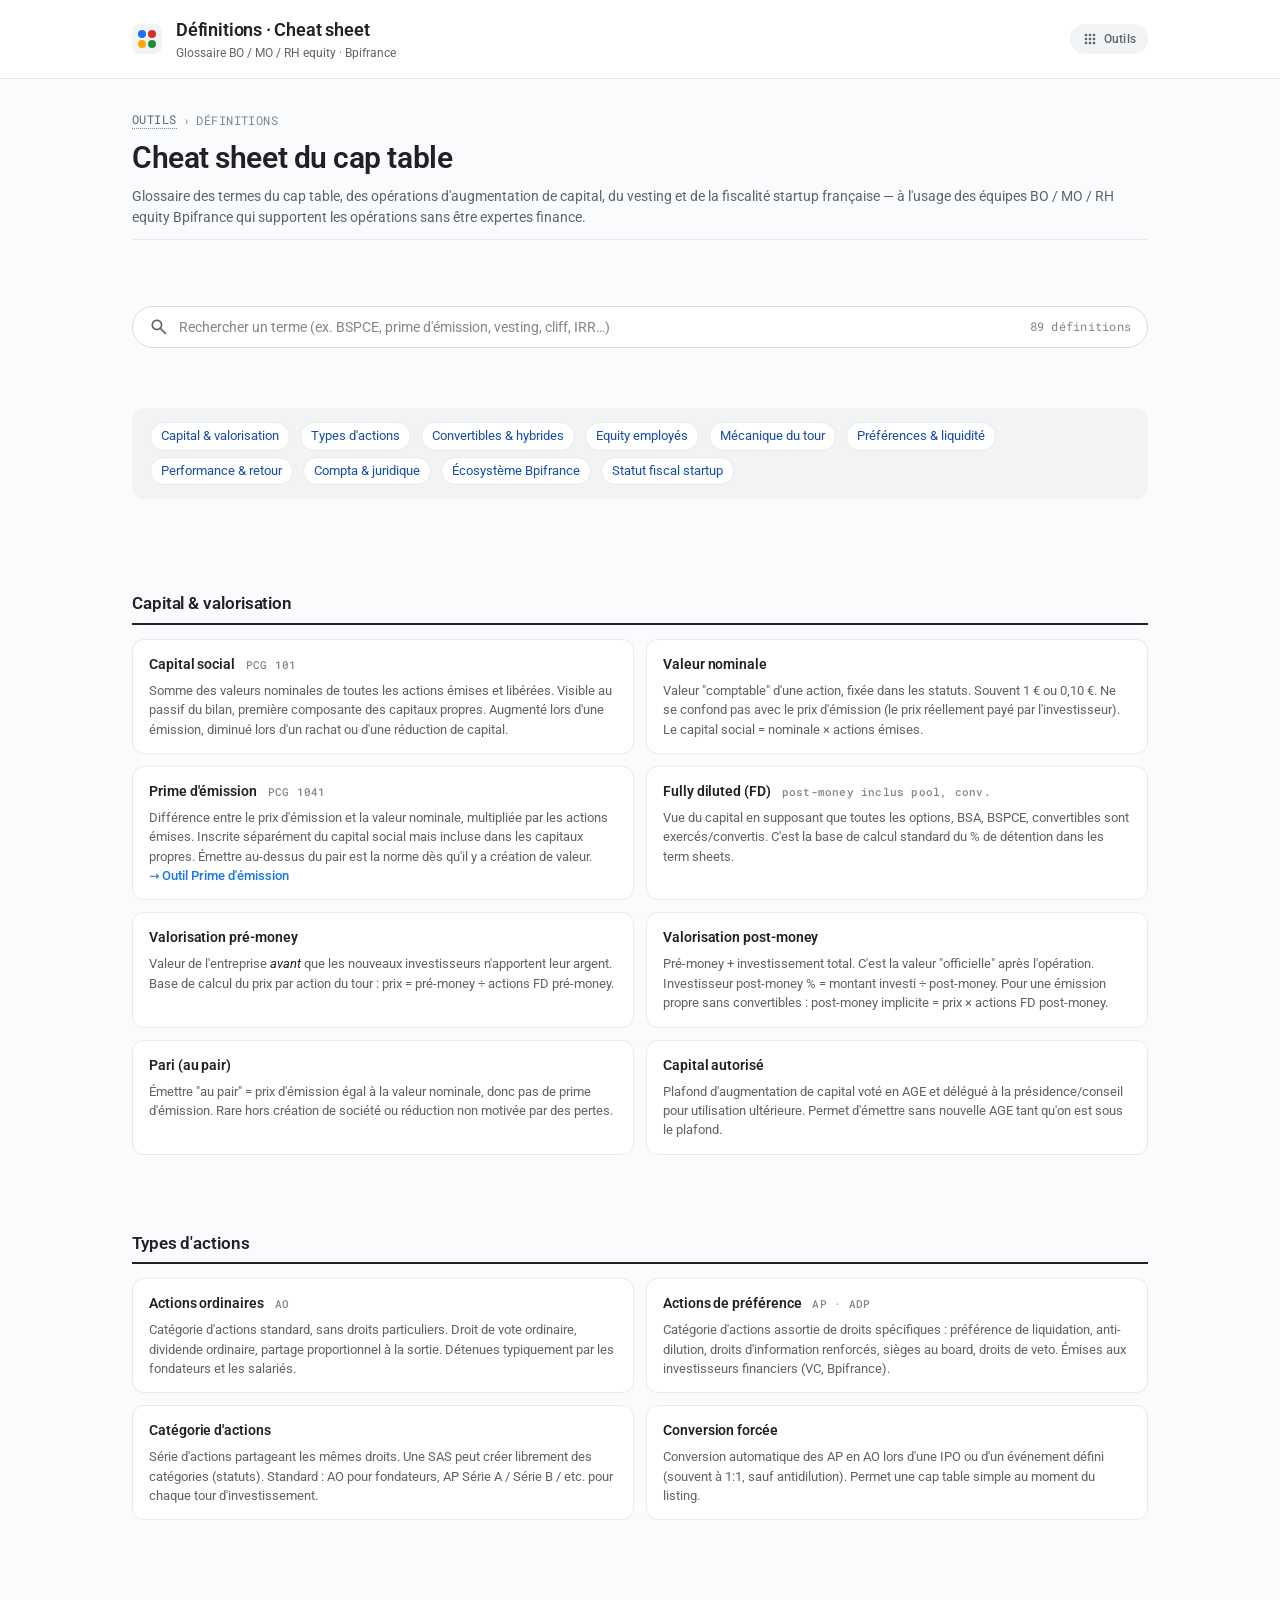
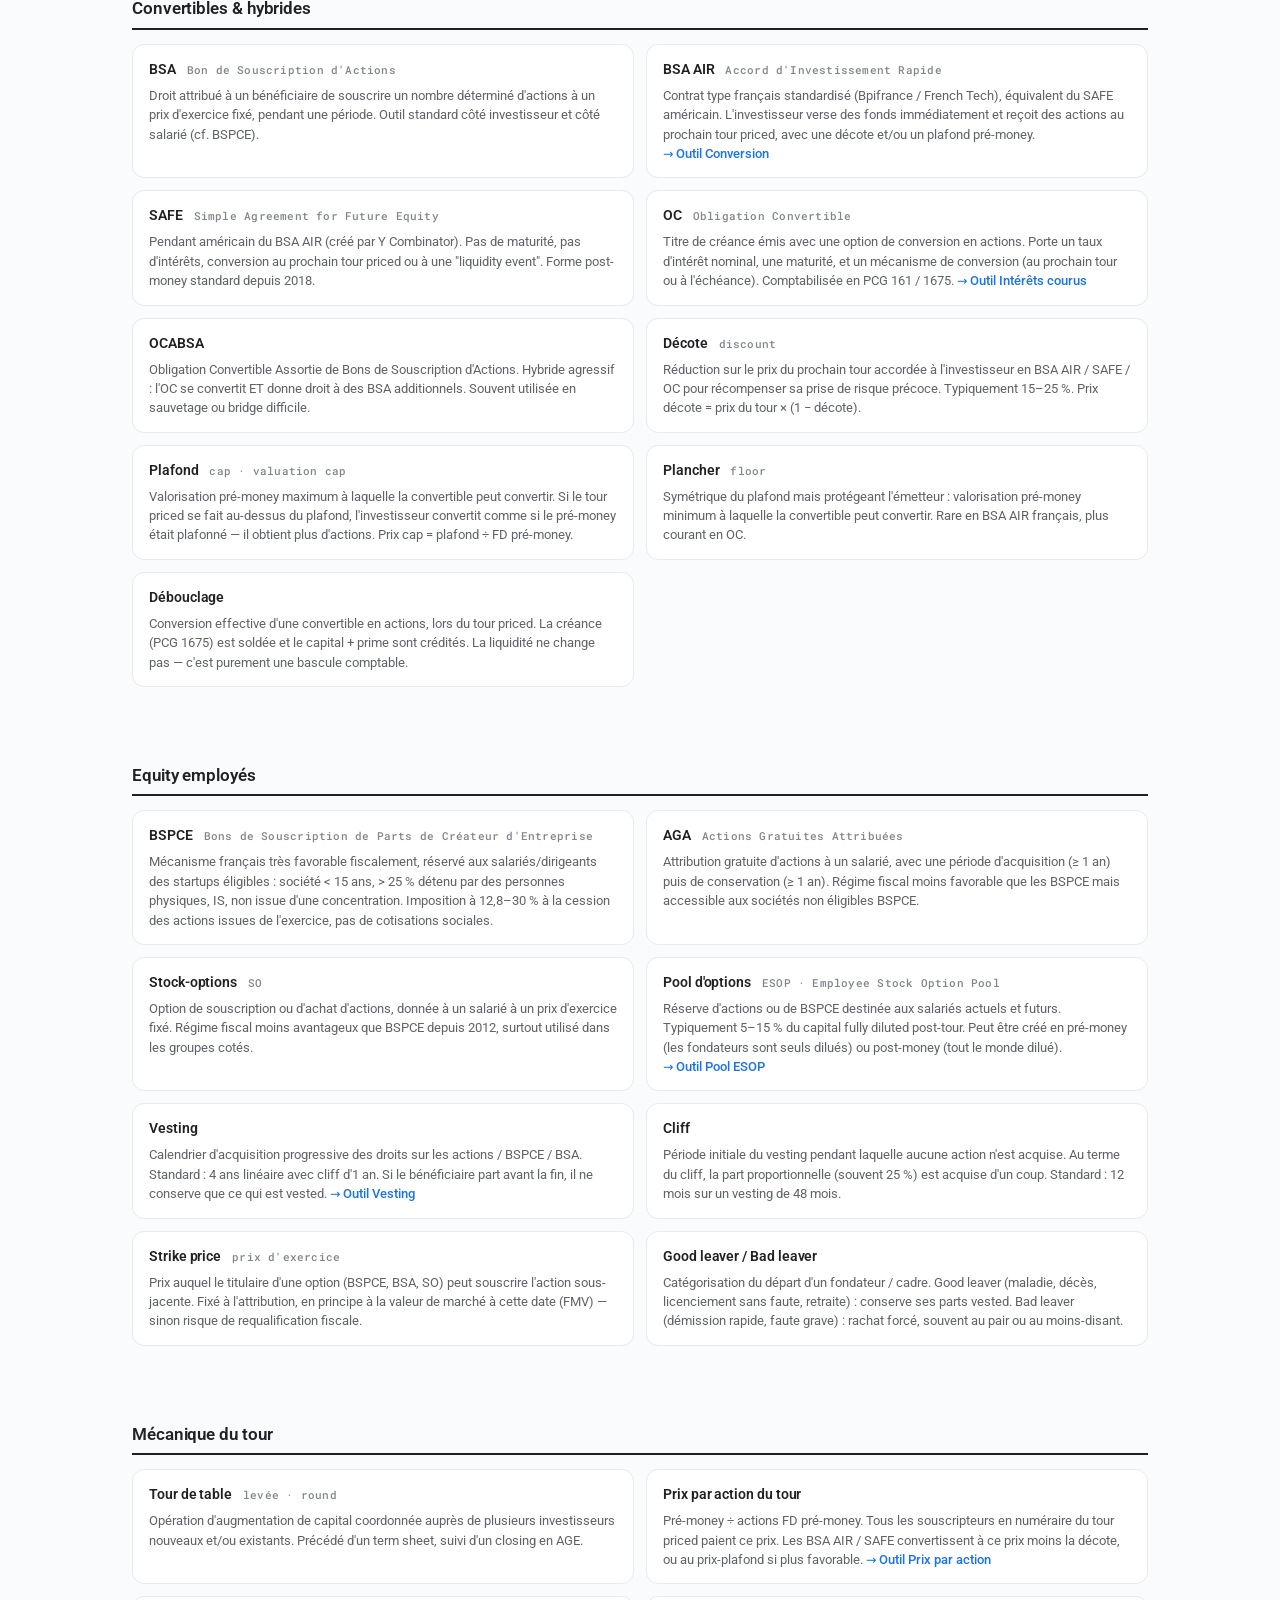
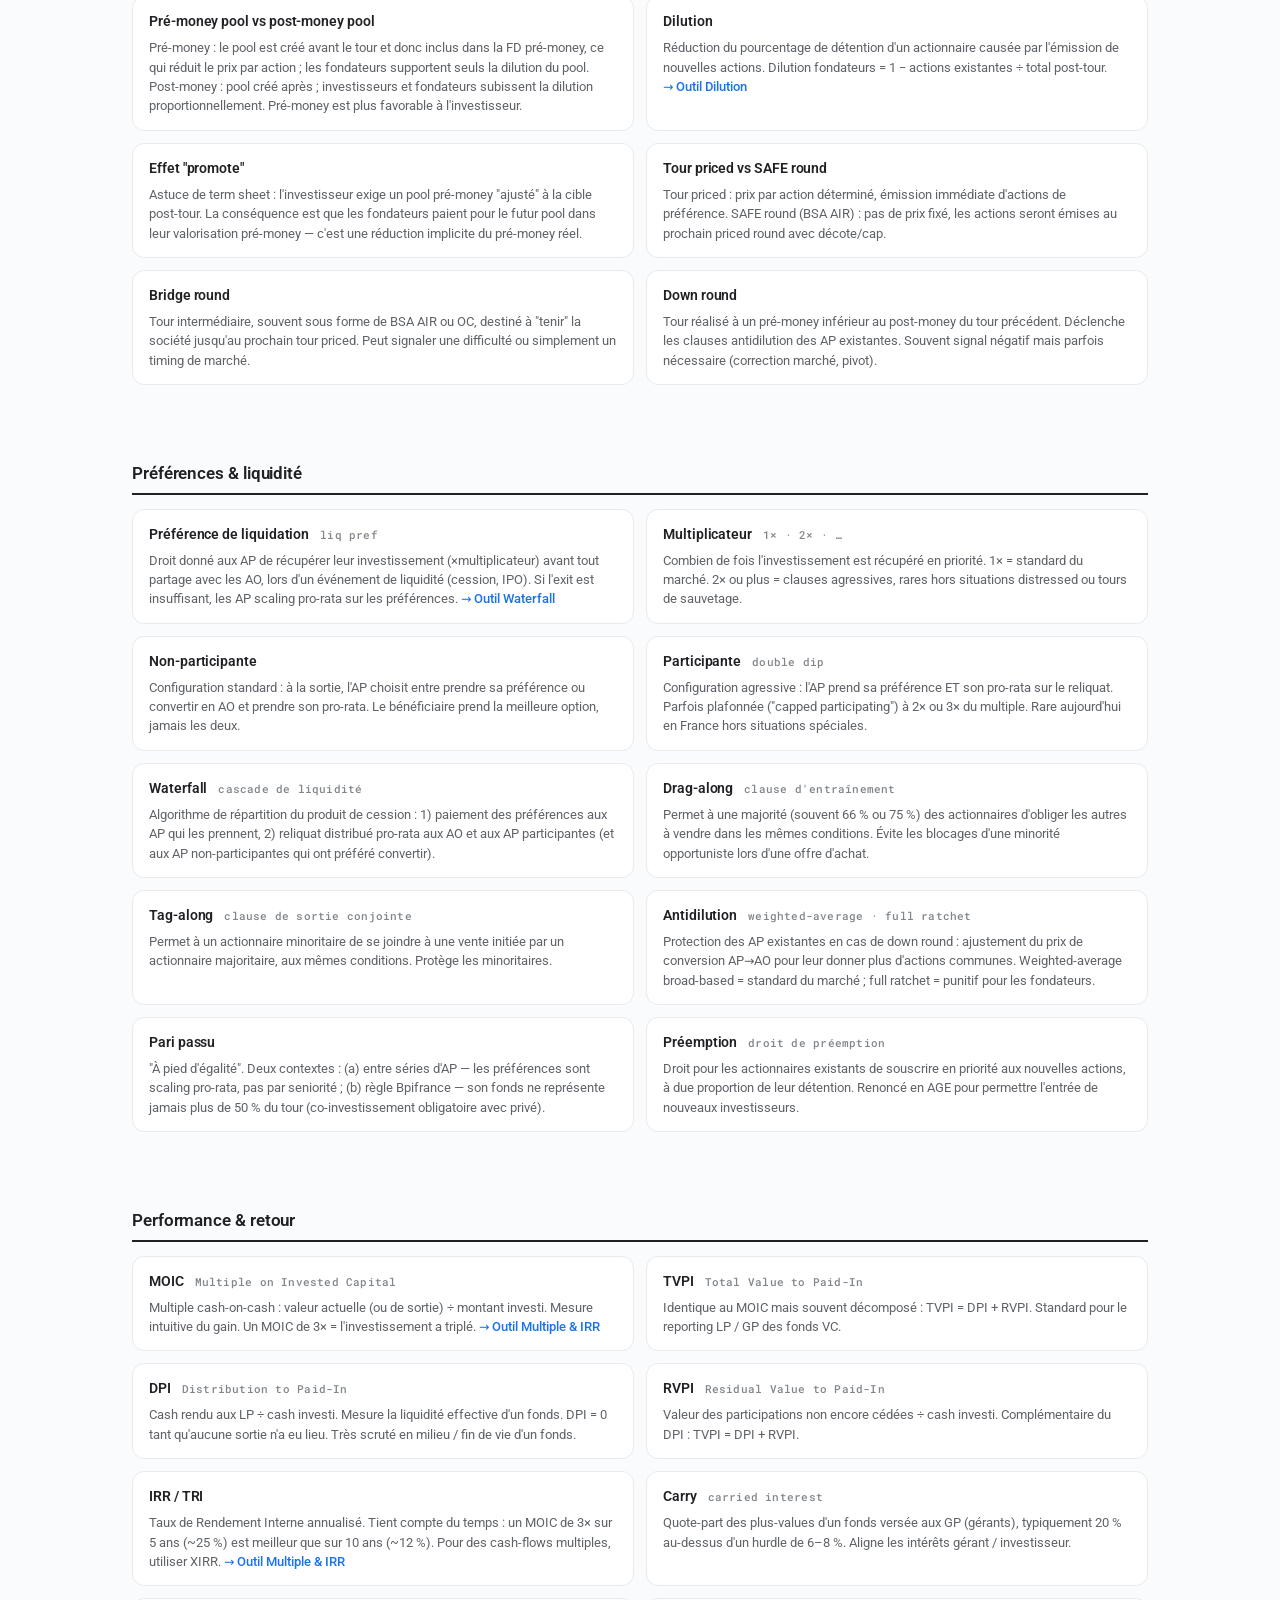
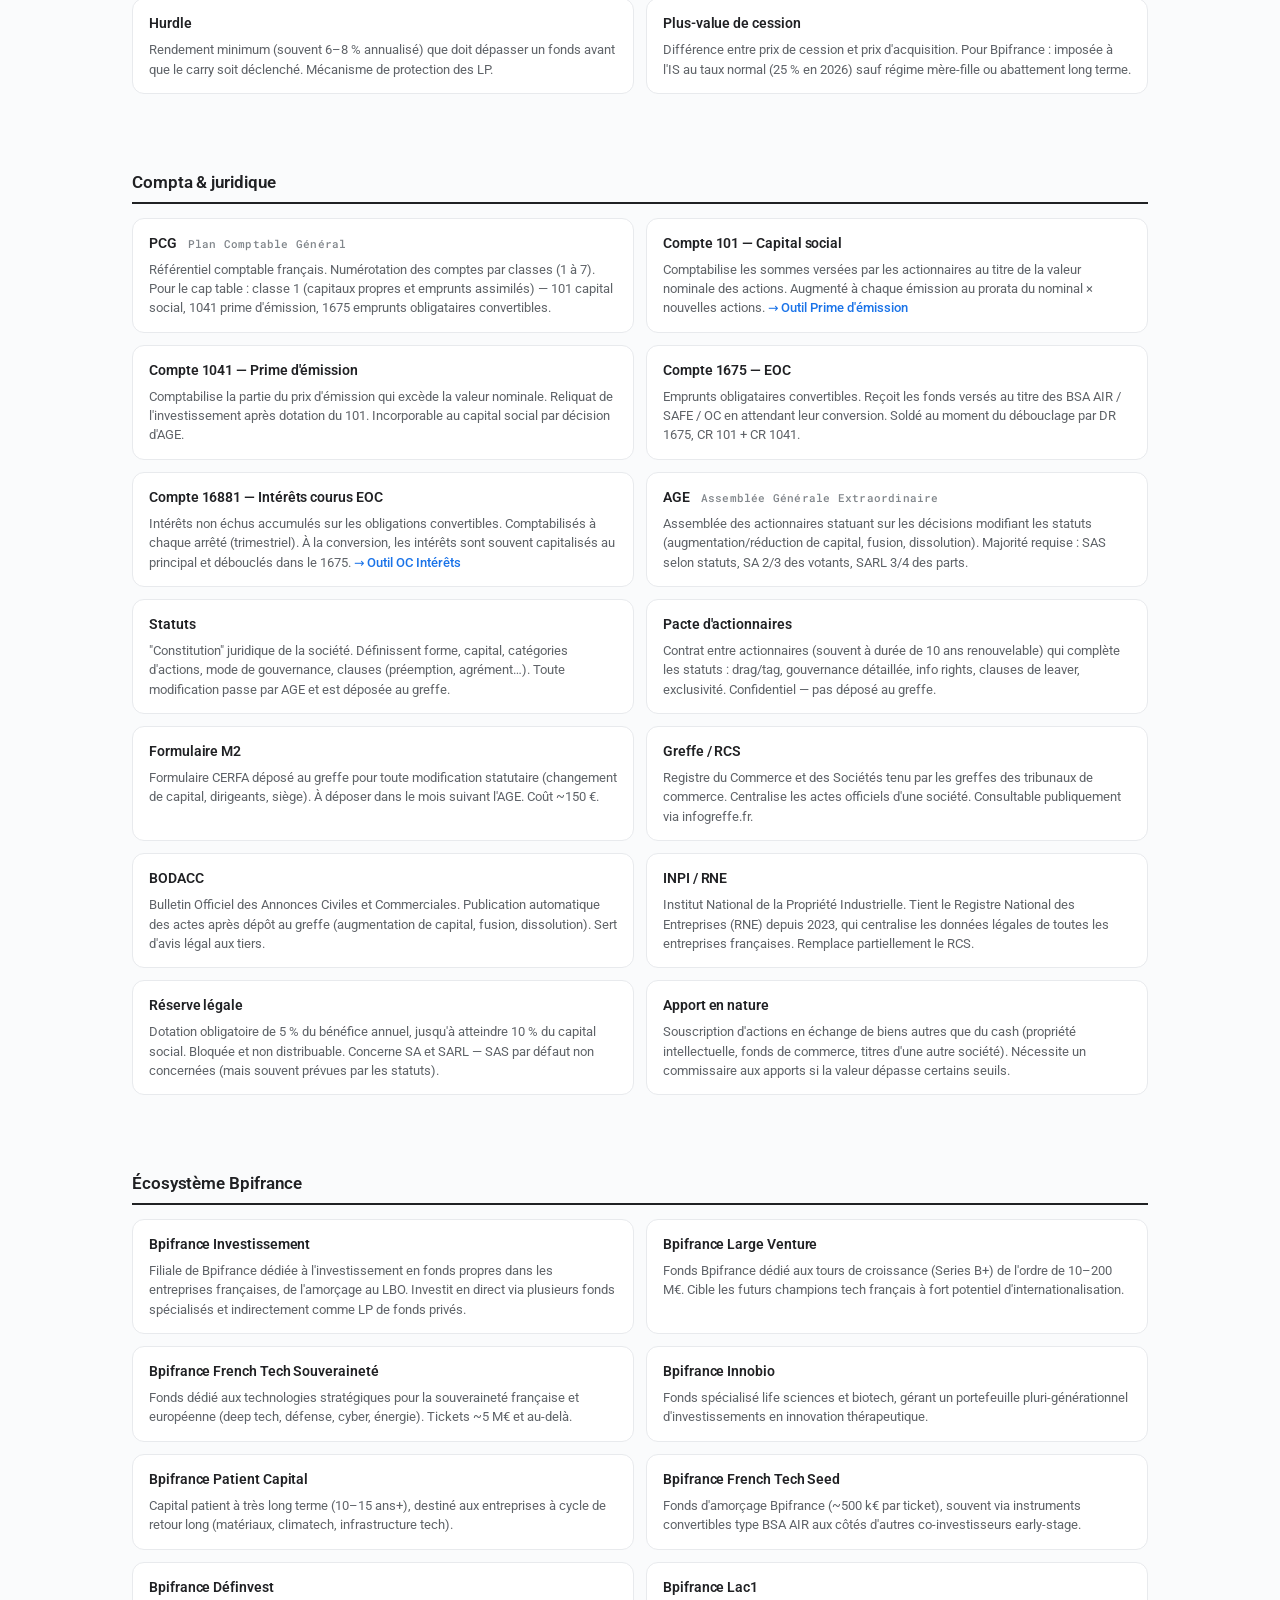
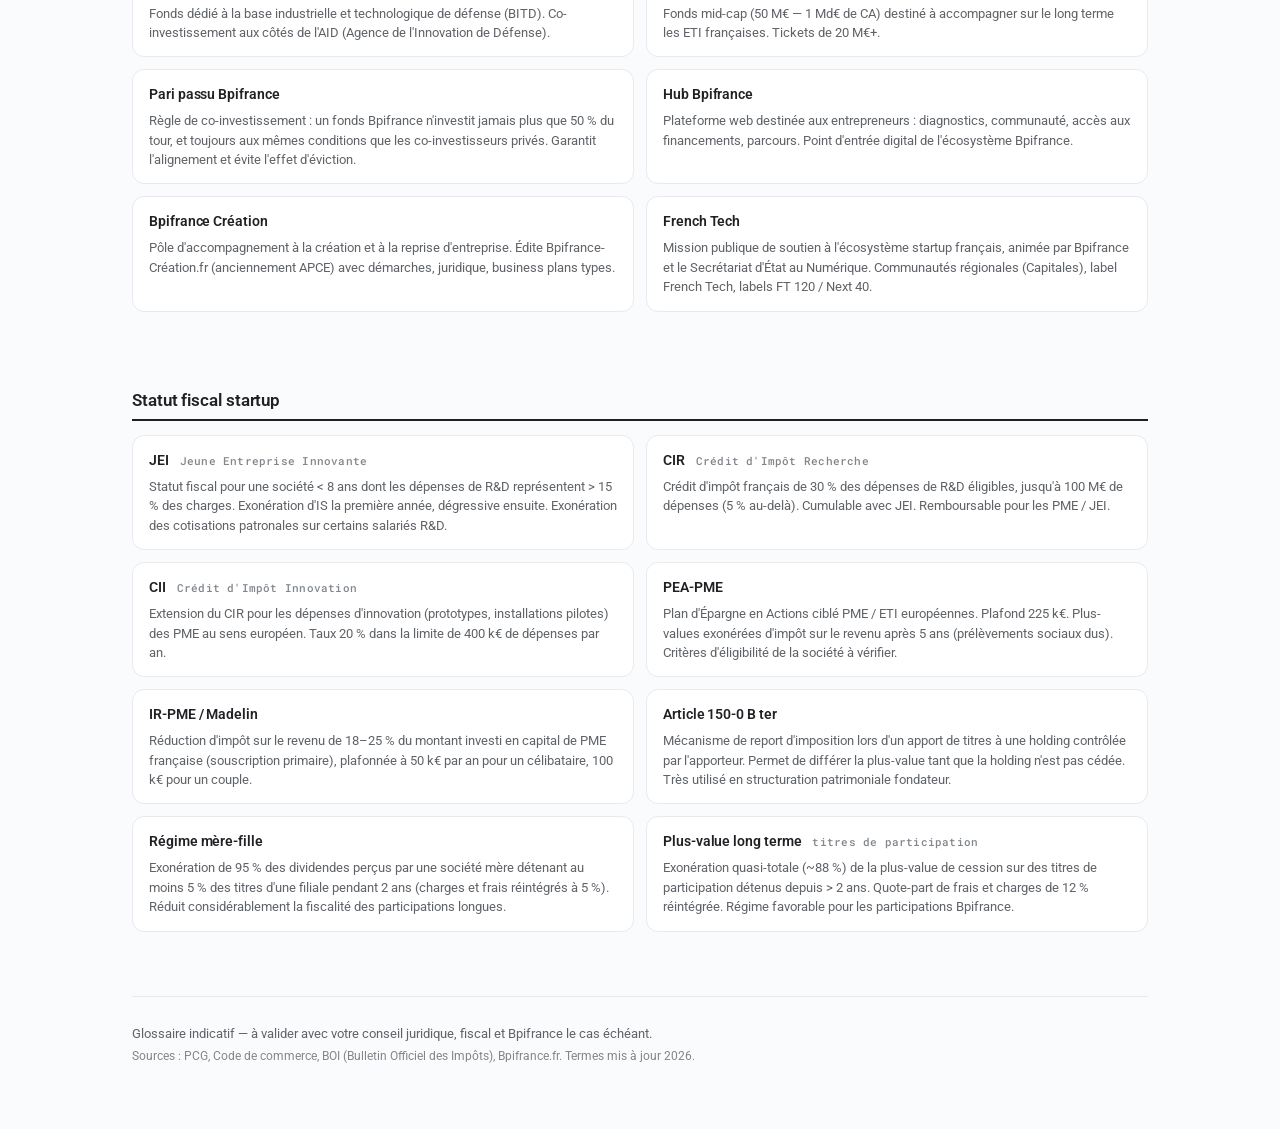
<file: definitions.html>
<!DOCTYPE html>
<html lang="fr">
<head>
<meta charset="UTF-8">
<meta name="viewport" content="width=device-width, initial-scale=1.0">
<title>Définitions · Cheat sheet Bpifrance · Augmentation de Capital</title>
<link rel="preconnect" href="https://fonts.googleapis.com">
<link rel="preconnect" href="https://fonts.gstatic.com" crossorigin>
<link href="https://fonts.googleapis.com/css2?family=Google+Sans:wght@400;500;600;700&family=Roboto:wght@400;500;600&family=Roboto+Mono:wght@400;500&display=swap" rel="stylesheet">
<link href="https://fonts.googleapis.com/icon?family=Material+Symbols+Outlined" rel="stylesheet">
<link rel="stylesheet" href="styles.css">
</head>
<body>

<header class="app-bar">
  <div class="app-bar-inner">
    <a class="brand" href="index.html">
      <span class="logo-mark" aria-hidden="true">
        <span class="logo-dot dot-blue"></span><span class="logo-dot dot-red"></span>
        <span class="logo-dot dot-yellow"></span><span class="logo-dot dot-green"></span>
      </span>
      <div class="brand-text">
        <h1>Définitions · Cheat sheet</h1>
        <span class="brand-sub">Glossaire BO / MO / RH equity · Bpifrance</span>
      </div>
    </a>
    <a href="index.html" class="nav-back" title="Tous les outils">
      <span class="material-symbols-outlined">apps</span><span>Outils</span>
    </a>
  </div>
</header>

<main class="wrap">

  <div class="tool-page-head">
    <span class="crumb"><a href="index.html">Outils</a> <span>›</span> <span>Définitions</span></span>
    <h2>Cheat sheet du cap table</h2>
    <p class="tool-desc">Glossaire des termes du cap table, des opérations d'augmentation de capital, du vesting et de la fiscalité startup française — à l'usage des équipes BO / MO / RH equity Bpifrance qui supportent les opérations sans être expertes finance.</p>
  </div>

  <div class="def-search">
    <span class="material-symbols-outlined">search</span>
    <input type="search" id="searchInput" placeholder="Rechercher un terme (ex. BSPCE, prime d'émission, vesting, cliff, IRR…)">
    <span class="def-count" id="defCount"></span>
  </div>

  <nav class="def-toc">
    <a href="#capital">Capital & valorisation</a>
    <a href="#actions">Types d'actions</a>
    <a href="#convertibles">Convertibles & hybrides</a>
    <a href="#equity">Equity employés</a>
    <a href="#tour">Mécanique du tour</a>
    <a href="#liquidation">Préférences & liquidité</a>
    <a href="#perf">Performance & retour</a>
    <a href="#compta">Compta & juridique</a>
    <a href="#bpi">Écosystème Bpifrance</a>
    <a href="#fiscal">Statut fiscal startup</a>
  </nav>

  <!-- ════════ 1. Capital & valorisation ════════ -->
  <section class="def-group" id="capital">
    <h3>Capital & valorisation</h3>
    <div class="def-grid">
      <div class="def-card">
        <div class="def-term">Capital social <span class="def-alt">PCG 101</span></div>
        <div class="def-text">Somme des valeurs nominales de toutes les actions émises et libérées. Visible au passif du bilan, première composante des capitaux propres. Augmenté lors d'une émission, diminué lors d'un rachat ou d'une réduction de capital.</div>
      </div>
      <div class="def-card">
        <div class="def-term">Valeur nominale</div>
        <div class="def-text">Valeur "comptable" d'une action, fixée dans les statuts. Souvent 1 € ou 0,10 €. Ne se confond pas avec le prix d'émission (le prix réellement payé par l'investisseur). Le capital social = nominale × actions émises.</div>
      </div>
      <div class="def-card">
        <div class="def-term">Prime d'émission <span class="def-alt">PCG 1041</span></div>
        <div class="def-text">Différence entre le prix d'émission et la valeur nominale, multipliée par les actions émises. Inscrite séparément du capital social mais incluse dans les capitaux propres. Émettre au-dessus du pair est la norme dès qu'il y a création de valeur. <a href="prime.html">→ Outil Prime d'émission</a></div>
      </div>
      <div class="def-card">
        <div class="def-term">Fully diluted (FD) <span class="def-alt">post-money inclus pool, conv.</span></div>
        <div class="def-text">Vue du capital en supposant que toutes les options, BSA, BSPCE, convertibles sont exercés/convertis. C'est la base de calcul standard du % de détention dans les term sheets.</div>
      </div>
      <div class="def-card">
        <div class="def-term">Valorisation pré-money</div>
        <div class="def-text">Valeur de l'entreprise <em>avant</em> que les nouveaux investisseurs n'apportent leur argent. Base de calcul du prix par action du tour : prix = pré-money ÷ actions FD pré-money.</div>
      </div>
      <div class="def-card">
        <div class="def-term">Valorisation post-money</div>
        <div class="def-text">Pré-money + investissement total. C'est la valeur "officielle" après l'opération. Investisseur post-money % = montant investi ÷ post-money. Pour une émission propre sans convertibles : post-money implicite = prix × actions FD post-money.</div>
      </div>
      <div class="def-card">
        <div class="def-term">Pari (au pair)</div>
        <div class="def-text">Émettre "au pair" = prix d'émission égal à la valeur nominale, donc pas de prime d'émission. Rare hors création de société ou réduction non motivée par des pertes.</div>
      </div>
      <div class="def-card">
        <div class="def-term">Capital autorisé</div>
        <div class="def-text">Plafond d'augmentation de capital voté en AGE et délégué à la présidence/conseil pour utilisation ultérieure. Permet d'émettre sans nouvelle AGE tant qu'on est sous le plafond.</div>
      </div>
    </div>
  </section>

  <!-- ════════ 2. Types d'actions ════════ -->
  <section class="def-group" id="actions">
    <h3>Types d'actions</h3>
    <div class="def-grid">
      <div class="def-card">
        <div class="def-term">Actions ordinaires <span class="def-alt">AO</span></div>
        <div class="def-text">Catégorie d'actions standard, sans droits particuliers. Droit de vote ordinaire, dividende ordinaire, partage proportionnel à la sortie. Détenues typiquement par les fondateurs et les salariés.</div>
      </div>
      <div class="def-card">
        <div class="def-term">Actions de préférence <span class="def-alt">AP · ADP</span></div>
        <div class="def-text">Catégorie d'actions assortie de droits spécifiques : préférence de liquidation, anti-dilution, droits d'information renforcés, sièges au board, droits de veto. Émises aux investisseurs financiers (VC, Bpifrance).</div>
      </div>
      <div class="def-card">
        <div class="def-term">Catégorie d'actions</div>
        <div class="def-text">Série d'actions partageant les mêmes droits. Une SAS peut créer librement des catégories (statuts). Standard : AO pour fondateurs, AP Série A / Série B / etc. pour chaque tour d'investissement.</div>
      </div>
      <div class="def-card">
        <div class="def-term">Conversion forcée</div>
        <div class="def-text">Conversion automatique des AP en AO lors d'une IPO ou d'un événement défini (souvent à 1:1, sauf antidilution). Permet une cap table simple au moment du listing.</div>
      </div>
    </div>
  </section>

  <!-- ════════ 3. Convertibles & hybrides ════════ -->
  <section class="def-group" id="convertibles">
    <h3>Convertibles & hybrides</h3>
    <div class="def-grid">
      <div class="def-card">
        <div class="def-term">BSA <span class="def-alt">Bon de Souscription d'Actions</span></div>
        <div class="def-text">Droit attribué à un bénéficiaire de souscrire un nombre déterminé d'actions à un prix d'exercice fixé, pendant une période. Outil standard côté investisseur et côté salarié (cf. BSPCE).</div>
      </div>
      <div class="def-card">
        <div class="def-term">BSA AIR <span class="def-alt">Accord d'Investissement Rapide</span></div>
        <div class="def-text">Contrat type français standardisé (Bpifrance / French Tech), équivalent du SAFE américain. L'investisseur verse des fonds immédiatement et reçoit des actions au prochain tour priced, avec une décote et/ou un plafond pré-money. <a href="conversion.html">→ Outil Conversion</a></div>
      </div>
      <div class="def-card">
        <div class="def-term">SAFE <span class="def-alt">Simple Agreement for Future Equity</span></div>
        <div class="def-text">Pendant américain du BSA AIR (créé par Y Combinator). Pas de maturité, pas d'intérêts, conversion au prochain tour priced ou à une "liquidity event". Forme post-money standard depuis 2018.</div>
      </div>
      <div class="def-card">
        <div class="def-term">OC <span class="def-alt">Obligation Convertible</span></div>
        <div class="def-text">Titre de créance émis avec une option de conversion en actions. Porte un taux d'intérêt nominal, une maturité, et un mécanisme de conversion (au prochain tour ou à l'échéance). Comptabilisée en PCG 161 / 1675. <a href="oc.html">→ Outil Intérêts courus</a></div>
      </div>
      <div class="def-card">
        <div class="def-term">OCABSA</div>
        <div class="def-text">Obligation Convertible Assortie de Bons de Souscription d'Actions. Hybride agressif : l'OC se convertit ET donne droit à des BSA additionnels. Souvent utilisée en sauvetage ou bridge difficile.</div>
      </div>
      <div class="def-card">
        <div class="def-term">Décote <span class="def-alt">discount</span></div>
        <div class="def-text">Réduction sur le prix du prochain tour accordée à l'investisseur en BSA AIR / SAFE / OC pour récompenser sa prise de risque précoce. Typiquement 15–25 %. Prix décote = prix du tour × (1 − décote).</div>
      </div>
      <div class="def-card">
        <div class="def-term">Plafond <span class="def-alt">cap · valuation cap</span></div>
        <div class="def-text">Valorisation pré-money maximum à laquelle la convertible peut convertir. Si le tour priced se fait au-dessus du plafond, l'investisseur convertit comme si le pré-money était plafonné — il obtient plus d'actions. Prix cap = plafond ÷ FD pré-money.</div>
      </div>
      <div class="def-card">
        <div class="def-term">Plancher <span class="def-alt">floor</span></div>
        <div class="def-text">Symétrique du plafond mais protégeant l'émetteur : valorisation pré-money minimum à laquelle la convertible peut convertir. Rare en BSA AIR français, plus courant en OC.</div>
      </div>
      <div class="def-card">
        <div class="def-term">Débouclage</div>
        <div class="def-text">Conversion effective d'une convertible en actions, lors du tour priced. La créance (PCG 1675) est soldée et le capital + prime sont crédités. La liquidité ne change pas — c'est purement une bascule comptable.</div>
      </div>
    </div>
  </section>

  <!-- ════════ 4. Equity employés ════════ -->
  <section class="def-group" id="equity">
    <h3>Equity employés</h3>
    <div class="def-grid">
      <div class="def-card">
        <div class="def-term">BSPCE <span class="def-alt">Bons de Souscription de Parts de Créateur d'Entreprise</span></div>
        <div class="def-text">Mécanisme français très favorable fiscalement, réservé aux salariés/dirigeants des startups éligibles : société &lt; 15 ans, &gt; 25 % détenu par des personnes physiques, IS, non issue d'une concentration. Imposition à 12,8–30 % à la cession des actions issues de l'exercice, pas de cotisations sociales.</div>
      </div>
      <div class="def-card">
        <div class="def-term">AGA <span class="def-alt">Actions Gratuites Attribuées</span></div>
        <div class="def-text">Attribution gratuite d'actions à un salarié, avec une période d'acquisition (≥ 1 an) puis de conservation (≥ 1 an). Régime fiscal moins favorable que les BSPCE mais accessible aux sociétés non éligibles BSPCE.</div>
      </div>
      <div class="def-card">
        <div class="def-term">Stock-options <span class="def-alt">SO</span></div>
        <div class="def-text">Option de souscription ou d'achat d'actions, donnée à un salarié à un prix d'exercice fixé. Régime fiscal moins avantageux que BSPCE depuis 2012, surtout utilisé dans les groupes cotés.</div>
      </div>
      <div class="def-card">
        <div class="def-term">Pool d'options <span class="def-alt">ESOP · Employee Stock Option Pool</span></div>
        <div class="def-text">Réserve d'actions ou de BSPCE destinée aux salariés actuels et futurs. Typiquement 5–15 % du capital fully diluted post-tour. Peut être créé en pré-money (les fondateurs sont seuls dilués) ou post-money (tout le monde dilué). <a href="pool.html">→ Outil Pool ESOP</a></div>
      </div>
      <div class="def-card">
        <div class="def-term">Vesting</div>
        <div class="def-text">Calendrier d'acquisition progressive des droits sur les actions / BSPCE / BSA. Standard : 4 ans linéaire avec cliff d'1 an. Si le bénéficiaire part avant la fin, il ne conserve que ce qui est vested. <a href="vesting.html">→ Outil Vesting</a></div>
      </div>
      <div class="def-card">
        <div class="def-term">Cliff</div>
        <div class="def-text">Période initiale du vesting pendant laquelle aucune action n'est acquise. Au terme du cliff, la part proportionnelle (souvent 25 %) est acquise d'un coup. Standard : 12 mois sur un vesting de 48 mois.</div>
      </div>
      <div class="def-card">
        <div class="def-term">Strike price <span class="def-alt">prix d'exercice</span></div>
        <div class="def-text">Prix auquel le titulaire d'une option (BSPCE, BSA, SO) peut souscrire l'action sous-jacente. Fixé à l'attribution, en principe à la valeur de marché à cette date (FMV) — sinon risque de requalification fiscale.</div>
      </div>
      <div class="def-card">
        <div class="def-term">Good leaver / Bad leaver</div>
        <div class="def-text">Catégorisation du départ d'un fondateur / cadre. Good leaver (maladie, décès, licenciement sans faute, retraite) : conserve ses parts vested. Bad leaver (démission rapide, faute grave) : rachat forcé, souvent au pair ou au moins-disant.</div>
      </div>
    </div>
  </section>

  <!-- ════════ 5. Mécanique du tour ════════ -->
  <section class="def-group" id="tour">
    <h3>Mécanique du tour</h3>
    <div class="def-grid">
      <div class="def-card">
        <div class="def-term">Tour de table <span class="def-alt">levée · round</span></div>
        <div class="def-text">Opération d'augmentation de capital coordonnée auprès de plusieurs investisseurs nouveaux et/ou existants. Précédé d'un term sheet, suivi d'un closing en AGE.</div>
      </div>
      <div class="def-card">
        <div class="def-term">Prix par action du tour</div>
        <div class="def-text">Pré-money ÷ actions FD pré-money. Tous les souscripteurs en numéraire du tour priced paient ce prix. Les BSA AIR / SAFE convertissent à ce prix moins la décote, ou au prix-plafond si plus favorable. <a href="prix.html">→ Outil Prix par action</a></div>
      </div>
      <div class="def-card">
        <div class="def-term">Pré-money pool vs post-money pool</div>
        <div class="def-text">Pré-money : le pool est créé avant le tour et donc inclus dans la FD pré-money, ce qui réduit le prix par action ; les fondateurs supportent seuls la dilution du pool. Post-money : pool créé après ; investisseurs et fondateurs subissent la dilution proportionnellement. Pré-money est plus favorable à l'investisseur.</div>
      </div>
      <div class="def-card">
        <div class="def-term">Dilution</div>
        <div class="def-text">Réduction du pourcentage de détention d'un actionnaire causée par l'émission de nouvelles actions. Dilution fondateurs = 1 − actions existantes ÷ total post-tour. <a href="dilution.html">→ Outil Dilution</a></div>
      </div>
      <div class="def-card">
        <div class="def-term">Effet "promote"</div>
        <div class="def-text">Astuce de term sheet : l'investisseur exige un pool pré-money "ajusté" à la cible post-tour. La conséquence est que les fondateurs paient pour le futur pool dans leur valorisation pré-money — c'est une réduction implicite du pré-money réel.</div>
      </div>
      <div class="def-card">
        <div class="def-term">Tour priced vs SAFE round</div>
        <div class="def-text">Tour priced : prix par action déterminé, émission immédiate d'actions de préférence. SAFE round (BSA AIR) : pas de prix fixé, les actions seront émises au prochain priced round avec décote/cap.</div>
      </div>
      <div class="def-card">
        <div class="def-term">Bridge round</div>
        <div class="def-text">Tour intermédiaire, souvent sous forme de BSA AIR ou OC, destiné à "tenir" la société jusqu'au prochain tour priced. Peut signaler une difficulté ou simplement un timing de marché.</div>
      </div>
      <div class="def-card">
        <div class="def-term">Down round</div>
        <div class="def-text">Tour réalisé à un pré-money inférieur au post-money du tour précédent. Déclenche les clauses antidilution des AP existantes. Souvent signal négatif mais parfois nécessaire (correction marché, pivot).</div>
      </div>
    </div>
  </section>

  <!-- ════════ 6. Préférences & liquidité ════════ -->
  <section class="def-group" id="liquidation">
    <h3>Préférences & liquidité</h3>
    <div class="def-grid">
      <div class="def-card">
        <div class="def-term">Préférence de liquidation <span class="def-alt">liq pref</span></div>
        <div class="def-text">Droit donné aux AP de récupérer leur investissement (×multiplicateur) avant tout partage avec les AO, lors d'un événement de liquidité (cession, IPO). Si l'exit est insuffisant, les AP scaling pro-rata sur les préférences. <a href="waterfall.html">→ Outil Waterfall</a></div>
      </div>
      <div class="def-card">
        <div class="def-term">Multiplicateur <span class="def-alt">1× · 2× · …</span></div>
        <div class="def-text">Combien de fois l'investissement est récupéré en priorité. 1× = standard du marché. 2× ou plus = clauses agressives, rares hors situations distressed ou tours de sauvetage.</div>
      </div>
      <div class="def-card">
        <div class="def-term">Non-participante</div>
        <div class="def-text">Configuration standard : à la sortie, l'AP choisit entre prendre sa préférence ou convertir en AO et prendre son pro-rata. Le bénéficiaire prend la meilleure option, jamais les deux.</div>
      </div>
      <div class="def-card">
        <div class="def-term">Participante <span class="def-alt">double dip</span></div>
        <div class="def-text">Configuration agressive : l'AP prend sa préférence ET son pro-rata sur le reliquat. Parfois plafonnée ("capped participating") à 2× ou 3× du multiple. Rare aujourd'hui en France hors situations spéciales.</div>
      </div>
      <div class="def-card">
        <div class="def-term">Waterfall <span class="def-alt">cascade de liquidité</span></div>
        <div class="def-text">Algorithme de répartition du produit de cession : 1) paiement des préférences aux AP qui les prennent, 2) reliquat distribué pro-rata aux AO et aux AP participantes (et aux AP non-participantes qui ont préféré convertir).</div>
      </div>
      <div class="def-card">
        <div class="def-term">Drag-along <span class="def-alt">clause d'entraînement</span></div>
        <div class="def-text">Permet à une majorité (souvent 66 % ou 75 %) des actionnaires d'obliger les autres à vendre dans les mêmes conditions. Évite les blocages d'une minorité opportuniste lors d'une offre d'achat.</div>
      </div>
      <div class="def-card">
        <div class="def-term">Tag-along <span class="def-alt">clause de sortie conjointe</span></div>
        <div class="def-text">Permet à un actionnaire minoritaire de se joindre à une vente initiée par un actionnaire majoritaire, aux mêmes conditions. Protège les minoritaires.</div>
      </div>
      <div class="def-card">
        <div class="def-term">Antidilution <span class="def-alt">weighted-average · full ratchet</span></div>
        <div class="def-text">Protection des AP existantes en cas de down round : ajustement du prix de conversion AP→AO pour leur donner plus d'actions communes. Weighted-average broad-based = standard du marché ; full ratchet = punitif pour les fondateurs.</div>
      </div>
      <div class="def-card">
        <div class="def-term">Pari passu</div>
        <div class="def-text">"À pied d'égalité". Deux contextes : (a) entre séries d'AP — les préférences sont scaling pro-rata, pas par seniorité ; (b) règle Bpifrance — son fonds ne représente jamais plus de 50 % du tour (co-investissement obligatoire avec privé).</div>
      </div>
      <div class="def-card">
        <div class="def-term">Préemption <span class="def-alt">droit de préemption</span></div>
        <div class="def-text">Droit pour les actionnaires existants de souscrire en priorité aux nouvelles actions, à due proportion de leur détention. Renoncé en AGE pour permettre l'entrée de nouveaux investisseurs.</div>
      </div>
    </div>
  </section>

  <!-- ════════ 7. Performance & retour ════════ -->
  <section class="def-group" id="perf">
    <h3>Performance & retour</h3>
    <div class="def-grid">
      <div class="def-card">
        <div class="def-term">MOIC <span class="def-alt">Multiple on Invested Capital</span></div>
        <div class="def-text">Multiple cash-on-cash : valeur actuelle (ou de sortie) ÷ montant investi. Mesure intuitive du gain. Un MOIC de 3× = l'investissement a triplé. <a href="multiple.html">→ Outil Multiple & IRR</a></div>
      </div>
      <div class="def-card">
        <div class="def-term">TVPI <span class="def-alt">Total Value to Paid-In</span></div>
        <div class="def-text">Identique au MOIC mais souvent décomposé : TVPI = DPI + RVPI. Standard pour le reporting LP / GP des fonds VC.</div>
      </div>
      <div class="def-card">
        <div class="def-term">DPI <span class="def-alt">Distribution to Paid-In</span></div>
        <div class="def-text">Cash rendu aux LP ÷ cash investi. Mesure la liquidité effective d'un fonds. DPI = 0 tant qu'aucune sortie n'a eu lieu. Très scruté en milieu / fin de vie d'un fonds.</div>
      </div>
      <div class="def-card">
        <div class="def-term">RVPI <span class="def-alt">Residual Value to Paid-In</span></div>
        <div class="def-text">Valeur des participations non encore cédées ÷ cash investi. Complémentaire du DPI : TVPI = DPI + RVPI.</div>
      </div>
      <div class="def-card">
        <div class="def-term">IRR / TRI</div>
        <div class="def-text">Taux de Rendement Interne annualisé. Tient compte du temps : un MOIC de 3× sur 5 ans (~25 %) est meilleur que sur 10 ans (~12 %). Pour des cash-flows multiples, utiliser XIRR. <a href="multiple.html">→ Outil Multiple & IRR</a></div>
      </div>
      <div class="def-card">
        <div class="def-term">Carry <span class="def-alt">carried interest</span></div>
        <div class="def-text">Quote-part des plus-values d'un fonds versée aux GP (gérants), typiquement 20 % au-dessus d'un hurdle de 6–8 %. Aligne les intérêts gérant / investisseur.</div>
      </div>
      <div class="def-card">
        <div class="def-term">Hurdle</div>
        <div class="def-text">Rendement minimum (souvent 6–8 % annualisé) que doit dépasser un fonds avant que le carry soit déclenché. Mécanisme de protection des LP.</div>
      </div>
      <div class="def-card">
        <div class="def-term">Plus-value de cession</div>
        <div class="def-text">Différence entre prix de cession et prix d'acquisition. Pour Bpifrance : imposée à l'IS au taux normal (25 % en 2026) sauf régime mère-fille ou abattement long terme.</div>
      </div>
    </div>
  </section>

  <!-- ════════ 8. Compta & juridique ════════ -->
  <section class="def-group" id="compta">
    <h3>Compta & juridique</h3>
    <div class="def-grid">
      <div class="def-card">
        <div class="def-term">PCG <span class="def-alt">Plan Comptable Général</span></div>
        <div class="def-text">Référentiel comptable français. Numérotation des comptes par classes (1 à 7). Pour le cap table : classe 1 (capitaux propres et emprunts assimilés) — 101 capital social, 1041 prime d'émission, 1675 emprunts obligataires convertibles.</div>
      </div>
      <div class="def-card">
        <div class="def-term">Compte 101 — Capital social</div>
        <div class="def-text">Comptabilise les sommes versées par les actionnaires au titre de la valeur nominale des actions. Augmenté à chaque émission au prorata du nominal × nouvelles actions. <a href="prime.html">→ Outil Prime d'émission</a></div>
      </div>
      <div class="def-card">
        <div class="def-term">Compte 1041 — Prime d'émission</div>
        <div class="def-text">Comptabilise la partie du prix d'émission qui excède la valeur nominale. Reliquat de l'investissement après dotation du 101. Incorporable au capital social par décision d'AGE.</div>
      </div>
      <div class="def-card">
        <div class="def-term">Compte 1675 — EOC</div>
        <div class="def-text">Emprunts obligataires convertibles. Reçoit les fonds versés au titre des BSA AIR / SAFE / OC en attendant leur conversion. Soldé au moment du débouclage par DR 1675, CR 101 + CR 1041.</div>
      </div>
      <div class="def-card">
        <div class="def-term">Compte 16881 — Intérêts courus EOC</div>
        <div class="def-text">Intérêts non échus accumulés sur les obligations convertibles. Comptabilisés à chaque arrêté (trimestriel). À la conversion, les intérêts sont souvent capitalisés au principal et débouclés dans le 1675. <a href="oc.html">→ Outil OC Intérêts</a></div>
      </div>
      <div class="def-card">
        <div class="def-term">AGE <span class="def-alt">Assemblée Générale Extraordinaire</span></div>
        <div class="def-text">Assemblée des actionnaires statuant sur les décisions modifiant les statuts (augmentation/réduction de capital, fusion, dissolution). Majorité requise : SAS selon statuts, SA 2/3 des votants, SARL 3/4 des parts.</div>
      </div>
      <div class="def-card">
        <div class="def-term">Statuts</div>
        <div class="def-text">"Constitution" juridique de la société. Définissent forme, capital, catégories d'actions, mode de gouvernance, clauses (préemption, agrément…). Toute modification passe par AGE et est déposée au greffe.</div>
      </div>
      <div class="def-card">
        <div class="def-term">Pacte d'actionnaires</div>
        <div class="def-text">Contrat entre actionnaires (souvent à durée de 10 ans renouvelable) qui complète les statuts : drag/tag, gouvernance détaillée, info rights, clauses de leaver, exclusivité. Confidentiel — pas déposé au greffe.</div>
      </div>
      <div class="def-card">
        <div class="def-term">Formulaire M2</div>
        <div class="def-text">Formulaire CERFA déposé au greffe pour toute modification statutaire (changement de capital, dirigeants, siège). À déposer dans le mois suivant l'AGE. Coût ~150 €.</div>
      </div>
      <div class="def-card">
        <div class="def-term">Greffe / RCS</div>
        <div class="def-text">Registre du Commerce et des Sociétés tenu par les greffes des tribunaux de commerce. Centralise les actes officiels d'une société. Consultable publiquement via infogreffe.fr.</div>
      </div>
      <div class="def-card">
        <div class="def-term">BODACC</div>
        <div class="def-text">Bulletin Officiel des Annonces Civiles et Commerciales. Publication automatique des actes après dépôt au greffe (augmentation de capital, fusion, dissolution). Sert d'avis légal aux tiers.</div>
      </div>
      <div class="def-card">
        <div class="def-term">INPI / RNE</div>
        <div class="def-text">Institut National de la Propriété Industrielle. Tient le Registre National des Entreprises (RNE) depuis 2023, qui centralise les données légales de toutes les entreprises françaises. Remplace partiellement le RCS.</div>
      </div>
      <div class="def-card">
        <div class="def-term">Réserve légale</div>
        <div class="def-text">Dotation obligatoire de 5 % du bénéfice annuel, jusqu'à atteindre 10 % du capital social. Bloquée et non distribuable. Concerne SA et SARL — SAS par défaut non concernées (mais souvent prévues par les statuts).</div>
      </div>
      <div class="def-card">
        <div class="def-term">Apport en nature</div>
        <div class="def-text">Souscription d'actions en échange de biens autres que du cash (propriété intellectuelle, fonds de commerce, titres d'une autre société). Nécessite un commissaire aux apports si la valeur dépasse certains seuils.</div>
      </div>
    </div>
  </section>

  <!-- ════════ 9. Écosystème Bpifrance ════════ -->
  <section class="def-group" id="bpi">
    <h3>Écosystème Bpifrance</h3>
    <div class="def-grid">
      <div class="def-card">
        <div class="def-term">Bpifrance Investissement</div>
        <div class="def-text">Filiale de Bpifrance dédiée à l'investissement en fonds propres dans les entreprises françaises, de l'amorçage au LBO. Investit en direct via plusieurs fonds spécialisés et indirectement comme LP de fonds privés.</div>
      </div>
      <div class="def-card">
        <div class="def-term">Bpifrance Large Venture</div>
        <div class="def-text">Fonds Bpifrance dédié aux tours de croissance (Series B+) de l'ordre de 10–200 M€. Cible les futurs champions tech français à fort potentiel d'internationalisation.</div>
      </div>
      <div class="def-card">
        <div class="def-term">Bpifrance French Tech Souveraineté</div>
        <div class="def-text">Fonds dédié aux technologies stratégiques pour la souveraineté française et européenne (deep tech, défense, cyber, énergie). Tickets ~5 M€ et au-delà.</div>
      </div>
      <div class="def-card">
        <div class="def-term">Bpifrance Innobio</div>
        <div class="def-text">Fonds spécialisé life sciences et biotech, gérant un portefeuille pluri-générationnel d'investissements en innovation thérapeutique.</div>
      </div>
      <div class="def-card">
        <div class="def-term">Bpifrance Patient Capital</div>
        <div class="def-text">Capital patient à très long terme (10–15 ans+), destiné aux entreprises à cycle de retour long (matériaux, climatech, infrastructure tech).</div>
      </div>
      <div class="def-card">
        <div class="def-term">Bpifrance French Tech Seed</div>
        <div class="def-text">Fonds d'amorçage Bpifrance (~500 k€ par ticket), souvent via instruments convertibles type BSA AIR aux côtés d'autres co-investisseurs early-stage.</div>
      </div>
      <div class="def-card">
        <div class="def-term">Bpifrance Définvest</div>
        <div class="def-text">Fonds dédié à la base industrielle et technologique de défense (BITD). Co-investissement aux côtés de l'AID (Agence de l'Innovation de Défense).</div>
      </div>
      <div class="def-card">
        <div class="def-term">Bpifrance Lac1</div>
        <div class="def-text">Fonds mid-cap (50 M€ — 1 Md€ de CA) destiné à accompagner sur le long terme les ETI françaises. Tickets de 20 M€+.</div>
      </div>
      <div class="def-card">
        <div class="def-term">Pari passu Bpifrance</div>
        <div class="def-text">Règle de co-investissement : un fonds Bpifrance n'investit jamais plus que 50 % du tour, et toujours aux mêmes conditions que les co-investisseurs privés. Garantit l'alignement et évite l'effet d'éviction.</div>
      </div>
      <div class="def-card">
        <div class="def-term">Hub Bpifrance</div>
        <div class="def-text">Plateforme web destinée aux entrepreneurs : diagnostics, communauté, accès aux financements, parcours. Point d'entrée digital de l'écosystème Bpifrance.</div>
      </div>
      <div class="def-card">
        <div class="def-term">Bpifrance Création</div>
        <div class="def-text">Pôle d'accompagnement à la création et à la reprise d'entreprise. Édite Bpifrance-Création.fr (anciennement APCE) avec démarches, juridique, business plans types.</div>
      </div>
      <div class="def-card">
        <div class="def-term">French Tech</div>
        <div class="def-text">Mission publique de soutien à l'écosystème startup français, animée par Bpifrance et le Secrétariat d'État au Numérique. Communautés régionales (Capitales), label French Tech, labels FT 120 / Next 40.</div>
      </div>
    </div>
  </section>

  <!-- ════════ 10. Statut fiscal startup ════════ -->
  <section class="def-group" id="fiscal">
    <h3>Statut fiscal startup</h3>
    <div class="def-grid">
      <div class="def-card">
        <div class="def-term">JEI <span class="def-alt">Jeune Entreprise Innovante</span></div>
        <div class="def-text">Statut fiscal pour une société &lt; 8 ans dont les dépenses de R&D représentent &gt; 15 % des charges. Exonération d'IS la première année, dégressive ensuite. Exonération des cotisations patronales sur certains salariés R&D.</div>
      </div>
      <div class="def-card">
        <div class="def-term">CIR <span class="def-alt">Crédit d'Impôt Recherche</span></div>
        <div class="def-text">Crédit d'impôt français de 30 % des dépenses de R&D éligibles, jusqu'à 100 M€ de dépenses (5 % au-delà). Cumulable avec JEI. Remboursable pour les PME / JEI.</div>
      </div>
      <div class="def-card">
        <div class="def-term">CII <span class="def-alt">Crédit d'Impôt Innovation</span></div>
        <div class="def-text">Extension du CIR pour les dépenses d'innovation (prototypes, installations pilotes) des PME au sens européen. Taux 20 % dans la limite de 400 k€ de dépenses par an.</div>
      </div>
      <div class="def-card">
        <div class="def-term">PEA-PME</div>
        <div class="def-text">Plan d'Épargne en Actions ciblé PME / ETI européennes. Plafond 225 k€. Plus-values exonérées d'impôt sur le revenu après 5 ans (prélèvements sociaux dus). Critères d'éligibilité de la société à vérifier.</div>
      </div>
      <div class="def-card">
        <div class="def-term">IR-PME / Madelin</div>
        <div class="def-text">Réduction d'impôt sur le revenu de 18–25 % du montant investi en capital de PME française (souscription primaire), plafonnée à 50 k€ par an pour un célibataire, 100 k€ pour un couple.</div>
      </div>
      <div class="def-card">
        <div class="def-term">Article 150-0 B ter</div>
        <div class="def-text">Mécanisme de report d'imposition lors d'un apport de titres à une holding contrôlée par l'apporteur. Permet de différer la plus-value tant que la holding n'est pas cédée. Très utilisé en structuration patrimoniale fondateur.</div>
      </div>
      <div class="def-card">
        <div class="def-term">Régime mère-fille</div>
        <div class="def-text">Exonération de 95 % des dividendes perçus par une société mère détenant au moins 5 % des titres d'une filiale pendant 2 ans (charges et frais réintégrés à 5 %). Réduit considérablement la fiscalité des participations longues.</div>
      </div>
      <div class="def-card">
        <div class="def-term">Plus-value long terme <span class="def-alt">titres de participation</span></div>
        <div class="def-text">Exonération quasi-totale (~88 %) de la plus-value de cession sur des titres de participation détenus depuis &gt; 2 ans. Quote-part de frais et charges de 12 % réintégrée. Régime favorable pour les participations Bpifrance.</div>
      </div>
    </div>
  </section>

  <footer class="page-foot">
    <div class="foot-text">
      <p>Glossaire indicatif — à valider avec votre conseil juridique, fiscal et Bpifrance le cas échéant.</p>
      <p class="muted">Sources : PCG, Code de commerce, BOI (Bulletin Officiel des Impôts), Bpifrance.fr. Termes mis à jour 2026.</p>
    </div>
  </footer>
</main>

<script src="shared.js"></script>
<script>
const search = document.getElementById('searchInput');
const countEl = document.getElementById('defCount');
const allCards = document.querySelectorAll('.def-card');
const allGroups = document.querySelectorAll('.def-group');

function updateCount(visible) {
  countEl.textContent = visible === allCards.length
    ? `${allCards.length} définitions`
    : `${visible} / ${allCards.length}`;
}

function filter() {
  const q = search.value.toLowerCase().trim();
  let visibleCount = 0;
  allCards.forEach(card => {
    const txt = card.textContent.toLowerCase();
    const show = !q || txt.includes(q);
    card.style.display = show ? '' : 'none';
    if (show) visibleCount++;
  });
  allGroups.forEach(group => {
    const visible = Array.from(group.querySelectorAll('.def-card'))
      .some(c => c.style.display !== 'none');
    group.style.display = visible ? '' : 'none';
  });
  updateCount(visibleCount);
}
search.addEventListener('input', filter);
updateCount(allCards.length);
</script>
</body>
</html>
</file>
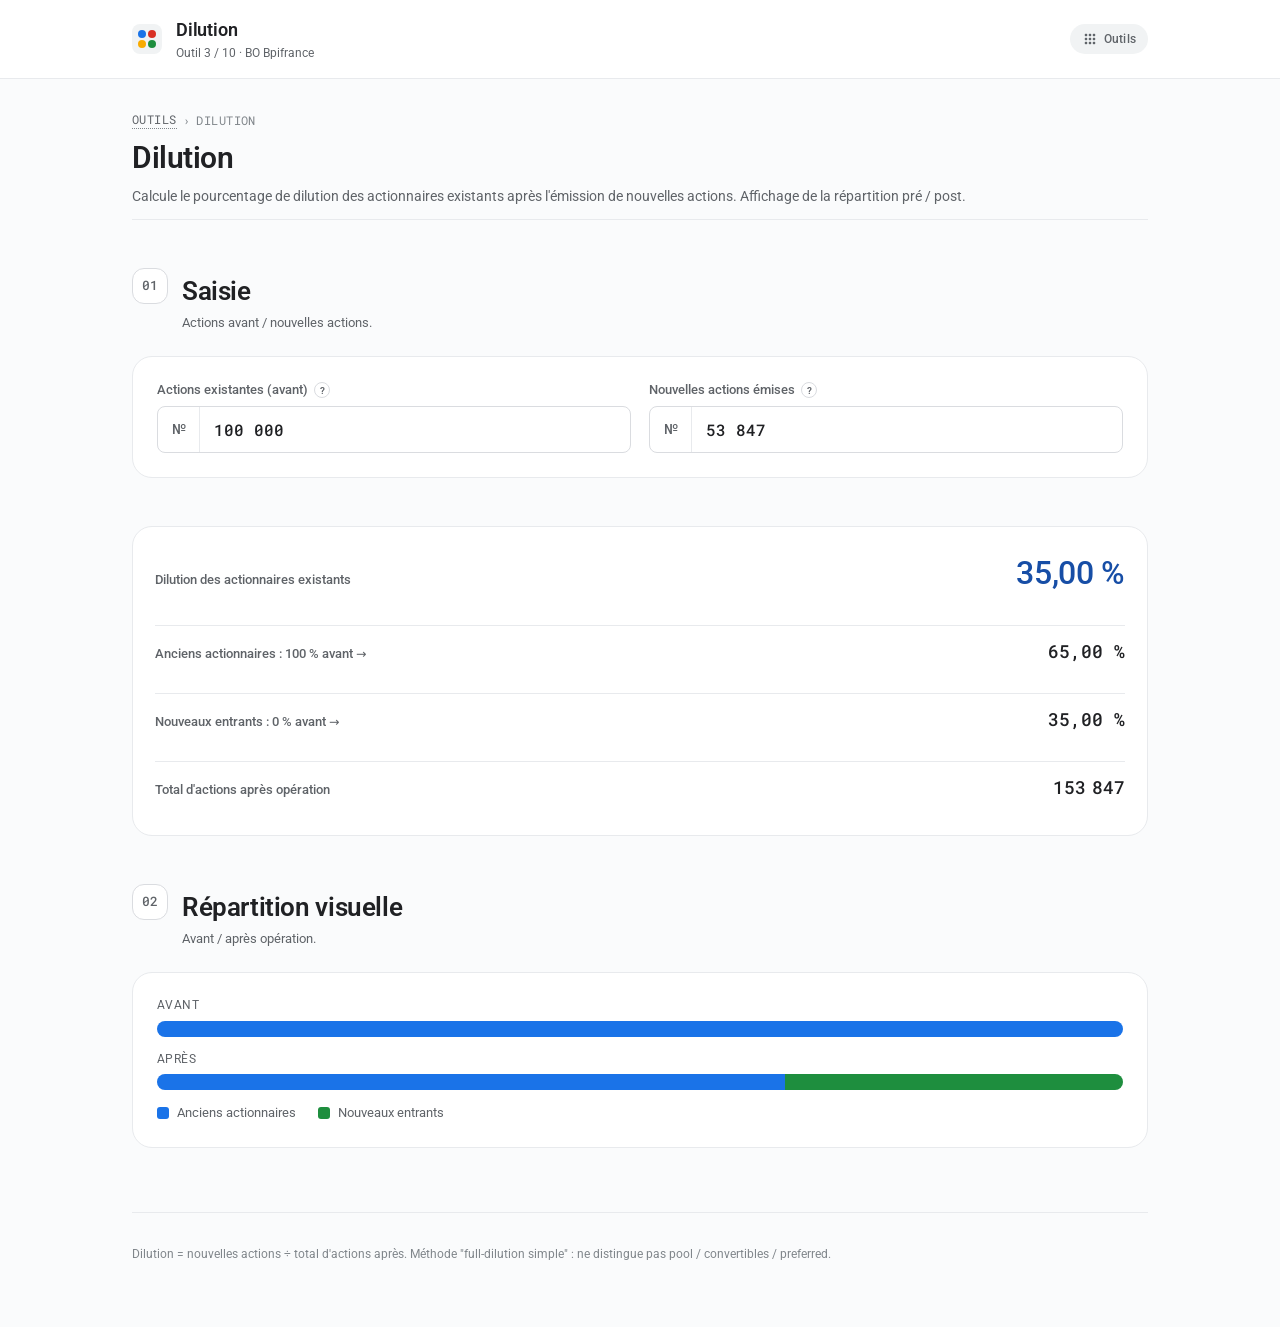
<file: dilution.html>
<!DOCTYPE html>
<html lang="fr">
<head>
<meta charset="UTF-8">
<meta name="viewport" content="width=device-width, initial-scale=1.0">
<title>Dilution · Augmentation de Capital</title>
<link rel="preconnect" href="https://fonts.googleapis.com">
<link rel="preconnect" href="https://fonts.gstatic.com" crossorigin>
<link href="https://fonts.googleapis.com/css2?family=Google+Sans:wght@400;500;600;700&family=Roboto:wght@400;500;600&family=Roboto+Mono:wght@400;500&display=swap" rel="stylesheet">
<link href="https://fonts.googleapis.com/icon?family=Material+Symbols+Outlined" rel="stylesheet">
<link rel="stylesheet" href="styles.css">
</head>
<body>

<header class="app-bar">
  <div class="app-bar-inner">
    <a class="brand" href="index.html">
      <span class="logo-mark" aria-hidden="true">
        <span class="logo-dot dot-blue"></span><span class="logo-dot dot-red"></span>
        <span class="logo-dot dot-yellow"></span><span class="logo-dot dot-green"></span>
      </span>
      <div class="brand-text">
        <h1>Dilution</h1>
        <span class="brand-sub">Outil 3 / 10 · BO Bpifrance</span>
      </div>
    </a>
    <a href="index.html" class="nav-back" title="Tous les outils">
      <span class="material-symbols-outlined">apps</span><span>Outils</span>
    </a>
  </div>
</header>

<main class="wrap">

  <div class="tool-page-head">
    <span class="crumb"><a href="index.html">Outils</a> <span>›</span> <span>Dilution</span></span>
    <h2>Dilution</h2>
    <p class="tool-desc">Calcule le pourcentage de dilution des actionnaires existants après l'émission de nouvelles actions. Affichage de la répartition pré / post.</p>
  </div>

  <section class="section">
    <header class="section-head">
      <span class="section-num">01</span>
      <div><h2>Saisie</h2><p>Actions avant / nouvelles actions.</p></div>
    </header>
    <div class="section-body">
      <div class="row2">
        <div class="tf">
          <label for="existing">
            <span>Actions existantes (avant)</span>
            <button type="button" class="help-btn" data-tip="Nombre total d'actions détenues par les actionnaires existants avant l'opération.">?</button>
          </label>
          <div class="tf-input"><span class="tf-prefix">№</span>
            <input type="text" id="existing" value="100 000" inputmode="decimal" autocomplete="off">
          </div>
        </div>
        <div class="tf">
          <label for="newShares">
            <span>Nouvelles actions émises</span>
            <button type="button" class="help-btn" data-tip="Toutes les actions créées au cours de l'opération : pool nouveau + convertibles converties + investisseurs du tour.">?</button>
          </label>
          <div class="tf-input"><span class="tf-prefix">№</span>
            <input type="text" id="newShares" value="53 847" inputmode="decimal" autocomplete="off">
          </div>
        </div>
      </div>
    </div>
  </section>

  <div class="tool-output">
    <div class="tool-output-row hero-row">
      <span class="out-k">Dilution des actionnaires existants</span>
      <span class="out-v" id="r_dilution">—</span>
    </div>
    <div class="tool-output-row">
      <span class="out-k">Anciens actionnaires : 100 % avant →</span>
      <span class="out-v" id="r_before">—</span>
    </div>
    <div class="tool-output-row">
      <span class="out-k">Nouveaux entrants : 0 % avant →</span>
      <span class="out-v" id="r_after">—</span>
    </div>
    <div class="tool-output-row">
      <span class="out-k">Total d'actions après opération</span>
      <span class="out-v" id="r_total">—</span>
    </div>
  </div>

  <section class="section">
    <header class="section-head">
      <span class="section-num">02</span>
      <div><h2>Répartition visuelle</h2><p>Avant / après opération.</p></div>
    </header>
    <div class="section-body">
      <div style="display:flex;flex-direction:column;gap:14px">
        <div>
          <div style="font-size:11.5px;color:var(--on-surface-2);margin-bottom:6px;text-transform:uppercase;letter-spacing:.04em">Avant</div>
          <div class="dilution-bar"><span class="dil-existing" style="width:100%"></span></div>
        </div>
        <div>
          <div style="font-size:11.5px;color:var(--on-surface-2);margin-bottom:6px;text-transform:uppercase;letter-spacing:.04em">Après</div>
          <div class="dilution-bar"><span class="dil-existing" id="bar_old"></span><span class="dil-new" id="bar_new"></span></div>
        </div>
        <div class="dilution-legend">
          <span class="leg"><span class="sw sw-existing"></span><span>Anciens actionnaires</span></span>
          <span class="leg"><span class="sw sw-new"></span><span>Nouveaux entrants</span></span>
        </div>
      </div>
    </div>
  </section>

  <footer class="page-foot">
    <div class="foot-text">
      <p class="muted">Dilution = nouvelles actions ÷ total d'actions après. Méthode "full-dilution simple" : ne distingue pas pool / convertibles / preferred.</p>
    </div>
  </footer>
</main>

<style>
/* Reuse the dilution-bar visuals from the main tool */
.dilution-bar { display: flex; height: 16px; border-radius: var(--radius-pill); overflow: hidden; background: var(--surface-2); }
.dilution-bar span { display: block; transition: width .35s ease; }
.dil-existing { background: var(--primary); }
.dil-new { background: var(--green); }
.dilution-legend { display: flex; gap: 22px; flex-wrap: wrap; font-size: 12.5px; }
.leg { display: inline-flex; align-items: center; gap: 8px; color: var(--on-surface-2); }
.sw { width: 12px; height: 12px; border-radius: 3px; display: inline-block; }
.sw-existing { background: var(--primary); }
.sw-new { background: var(--green); }
</style>

<script src="shared.js"></script>
<script>
const $ = id => document.getElementById(id);
function compute() {
  const E   = parseNum($('existing').value);
  const N   = parseNum($('newShares').value);
  const total = E + N;
  const oldPct = total > 0 ? E / total : 1;
  const newPct = total > 0 ? N / total : 0;
  $('r_dilution').textContent = fmtPct(newPct, 2);
  $('r_before').textContent = fmtPct(oldPct, 2);
  $('r_after').textContent  = fmtPct(newPct, 2);
  $('r_total').textContent  = fmtNum(total, 0);
  $('bar_old').style.width = (oldPct * 100).toFixed(2) + '%';
  $('bar_new').style.width = (newPct * 100).toFixed(2) + '%';
}
['existing','newShares'].forEach(id => $(id).addEventListener('input', compute));
['existing','newShares'].forEach(id => $(id).addEventListener('blur', e => { e.target.value = fmtNum(parseNum(e.target.value), 0); }));
compute();
</script>
</body>
</html>
</file>
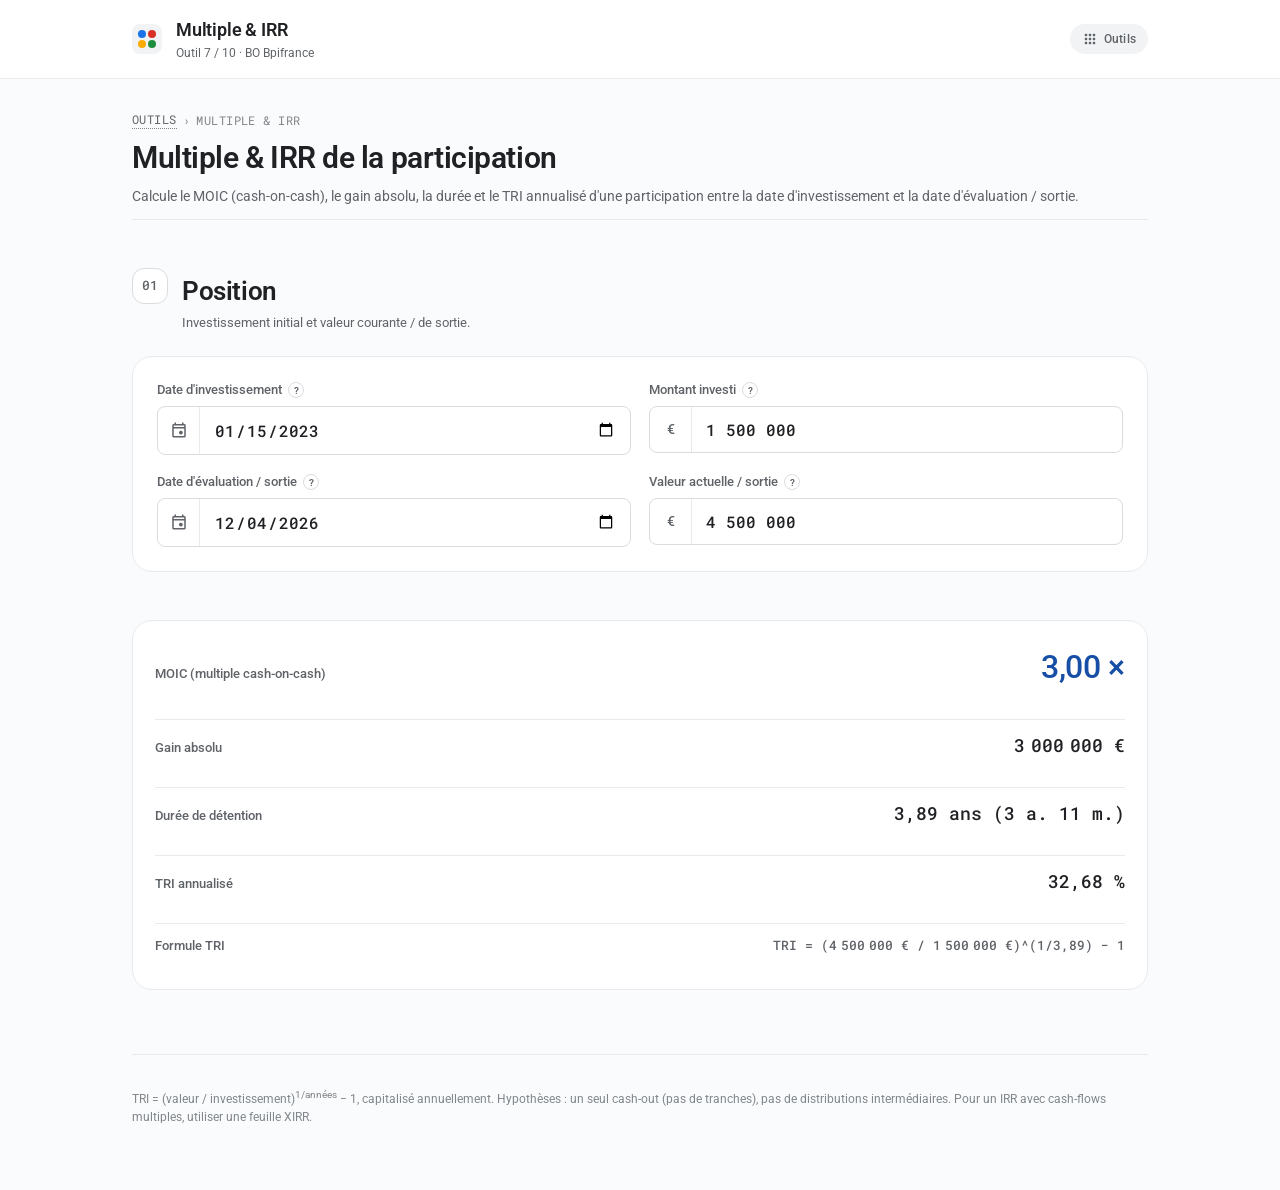
<file: multiple.html>
<!DOCTYPE html>
<html lang="fr">
<head>
<meta charset="UTF-8">
<meta name="viewport" content="width=device-width, initial-scale=1.0">
<title>Multiple & IRR · Augmentation de Capital</title>
<link rel="preconnect" href="https://fonts.googleapis.com">
<link rel="preconnect" href="https://fonts.gstatic.com" crossorigin>
<link href="https://fonts.googleapis.com/css2?family=Google+Sans:wght@400;500;600;700&family=Roboto:wght@400;500;600&family=Roboto+Mono:wght@400;500&display=swap" rel="stylesheet">
<link href="https://fonts.googleapis.com/icon?family=Material+Symbols+Outlined" rel="stylesheet">
<link rel="stylesheet" href="styles.css">
</head>
<body>

<header class="app-bar">
  <div class="app-bar-inner">
    <a class="brand" href="index.html">
      <span class="logo-mark" aria-hidden="true">
        <span class="logo-dot dot-blue"></span><span class="logo-dot dot-red"></span>
        <span class="logo-dot dot-yellow"></span><span class="logo-dot dot-green"></span>
      </span>
      <div class="brand-text">
        <h1>Multiple & IRR</h1>
        <span class="brand-sub">Outil 7 / 10 · BO Bpifrance</span>
      </div>
    </a>
    <a href="index.html" class="nav-back" title="Tous les outils">
      <span class="material-symbols-outlined">apps</span><span>Outils</span>
    </a>
  </div>
</header>

<main class="wrap">

  <div class="tool-page-head">
    <span class="crumb"><a href="index.html">Outils</a> <span>›</span> <span>Multiple & IRR</span></span>
    <h2>Multiple & IRR de la participation</h2>
    <p class="tool-desc">Calcule le MOIC (cash-on-cash), le gain absolu, la durée et le TRI annualisé d'une participation entre la date d'investissement et la date d'évaluation / sortie.</p>
  </div>

  <section class="section">
    <header class="section-head">
      <span class="section-num">01</span>
      <div><h2>Position</h2><p>Investissement initial et valeur courante / de sortie.</p></div>
    </header>
    <div class="section-body">
      <div class="row2">
        <div class="tf">
          <label for="dateInv">
            <span>Date d'investissement</span>
            <button type="button" class="help-btn" data-tip="Date de versement effectif des fonds (closing du tour).">?</button>
          </label>
          <div class="tf-input"><span class="tf-prefix"><span class="material-symbols-outlined" style="font-size:18px">event</span></span>
            <input type="date" id="dateInv" value="2023-01-15" autocomplete="off">
          </div>
        </div>
        <div class="tf">
          <label for="invest">
            <span>Montant investi</span>
            <button type="button" class="help-btn" data-tip="Montant total apporté par Bpifrance à la date d'investissement.">?</button>
          </label>
          <div class="tf-input"><span class="tf-prefix">€</span>
            <input type="text" id="invest" value="1 500 000" inputmode="decimal" autocomplete="off">
          </div>
        </div>
        <div class="tf">
          <label for="dateEval">
            <span>Date d'évaluation / sortie</span>
            <button type="button" class="help-btn" data-tip="Date du mark-to-market (NAV) ou de la sortie effective.">?</button>
          </label>
          <div class="tf-input"><span class="tf-prefix"><span class="material-symbols-outlined" style="font-size:18px">event</span></span>
            <input type="date" id="dateEval" autocomplete="off">
          </div>
        </div>
        <div class="tf">
          <label for="value">
            <span>Valeur actuelle / sortie</span>
            <button type="button" class="help-btn" data-tip="Valeur de la position à la date d'évaluation. Si sortie : produit net de la cession.">?</button>
          </label>
          <div class="tf-input"><span class="tf-prefix">€</span>
            <input type="text" id="value" value="4 500 000" inputmode="decimal" autocomplete="off">
          </div>
        </div>
      </div>
    </div>
  </section>

  <div class="tool-output">
    <div class="tool-output-row hero-row">
      <span class="out-k">MOIC (multiple cash-on-cash)</span>
      <span class="out-v" id="r_moic">—</span>
    </div>
    <div class="tool-output-row">
      <span class="out-k">Gain absolu</span>
      <span class="out-v" id="r_gain">—</span>
    </div>
    <div class="tool-output-row">
      <span class="out-k">Durée de détention</span>
      <span class="out-v" id="r_duration">—</span>
    </div>
    <div class="tool-output-row">
      <span class="out-k">TRI annualisé</span>
      <span class="out-v" id="r_irr">—</span>
    </div>
    <div class="tool-output-row">
      <span class="out-k">Formule TRI</span>
      <span class="out-v" style="font-size:13px; font-family:var(--font-mono); color:var(--on-surface-2)" id="r_formula">—</span>
    </div>
  </div>

  <footer class="page-foot">
    <div class="foot-text">
      <p class="muted">TRI = (valeur / investissement)<sup>1/années</sup> − 1, capitalisé annuellement. Hypothèses : un seul cash-out (pas de tranches), pas de distributions intermédiaires. Pour un IRR avec cash-flows multiples, utiliser une feuille XIRR.</p>
    </div>
  </footer>
</main>

<script src="shared.js"></script>
<script>
const $ = id => document.getElementById(id);
$('dateEval').value = new Date().toISOString().slice(0, 10);

function compute() {
  const invest = parseNum($('invest').value);
  const value  = parseNum($('value').value);
  const dInv   = new Date($('dateInv').value);
  const dEval  = new Date($('dateEval').value);

  const moic = invest > 0 ? value / invest : 0;
  const gain = value - invest;
  let years = 0;
  if (isFinite(dInv.getTime()) && isFinite(dEval.getTime())) {
    years = (dEval - dInv) / (1000 * 60 * 60 * 24 * 365.25);
  }
  let irr = 0;
  if (invest > 0 && value > 0 && years > 0) {
    irr = Math.pow(value / invest, 1 / years) - 1;
  }

  $('r_moic').textContent = isFinite(moic) && moic > 0 ? fmtNum(moic, 2) + ' ×' : '—';
  $('r_gain').textContent = fmtMoney(gain, 0);
  if (years > 0) {
    const wholeYears = Math.floor(years);
    const months = Math.round((years - wholeYears) * 12);
    $('r_duration').textContent = `${fmtNum(years, 2)} ans (${wholeYears} a. ${months} m.)`;
  } else {
    $('r_duration').textContent = '—';
  }
  $('r_irr').textContent = years > 0 && invest > 0 && value > 0 ? fmtPct(irr, 2) : '—';
  $('r_formula').textContent = invest > 0 && years > 0
    ? `TRI = (${fmtMoney(value, 0)} / ${fmtMoney(invest, 0)})^(1/${fmtNum(years, 2)}) − 1`
    : '—';
}
['dateInv','invest','dateEval','value'].forEach(id => $(id).addEventListener('input', compute));
['invest','value'].forEach(id => $(id).addEventListener('blur', e => { e.target.value = fmtNum(parseNum(e.target.value), 0); }));
compute();
</script>
</body>
</html>
</file>
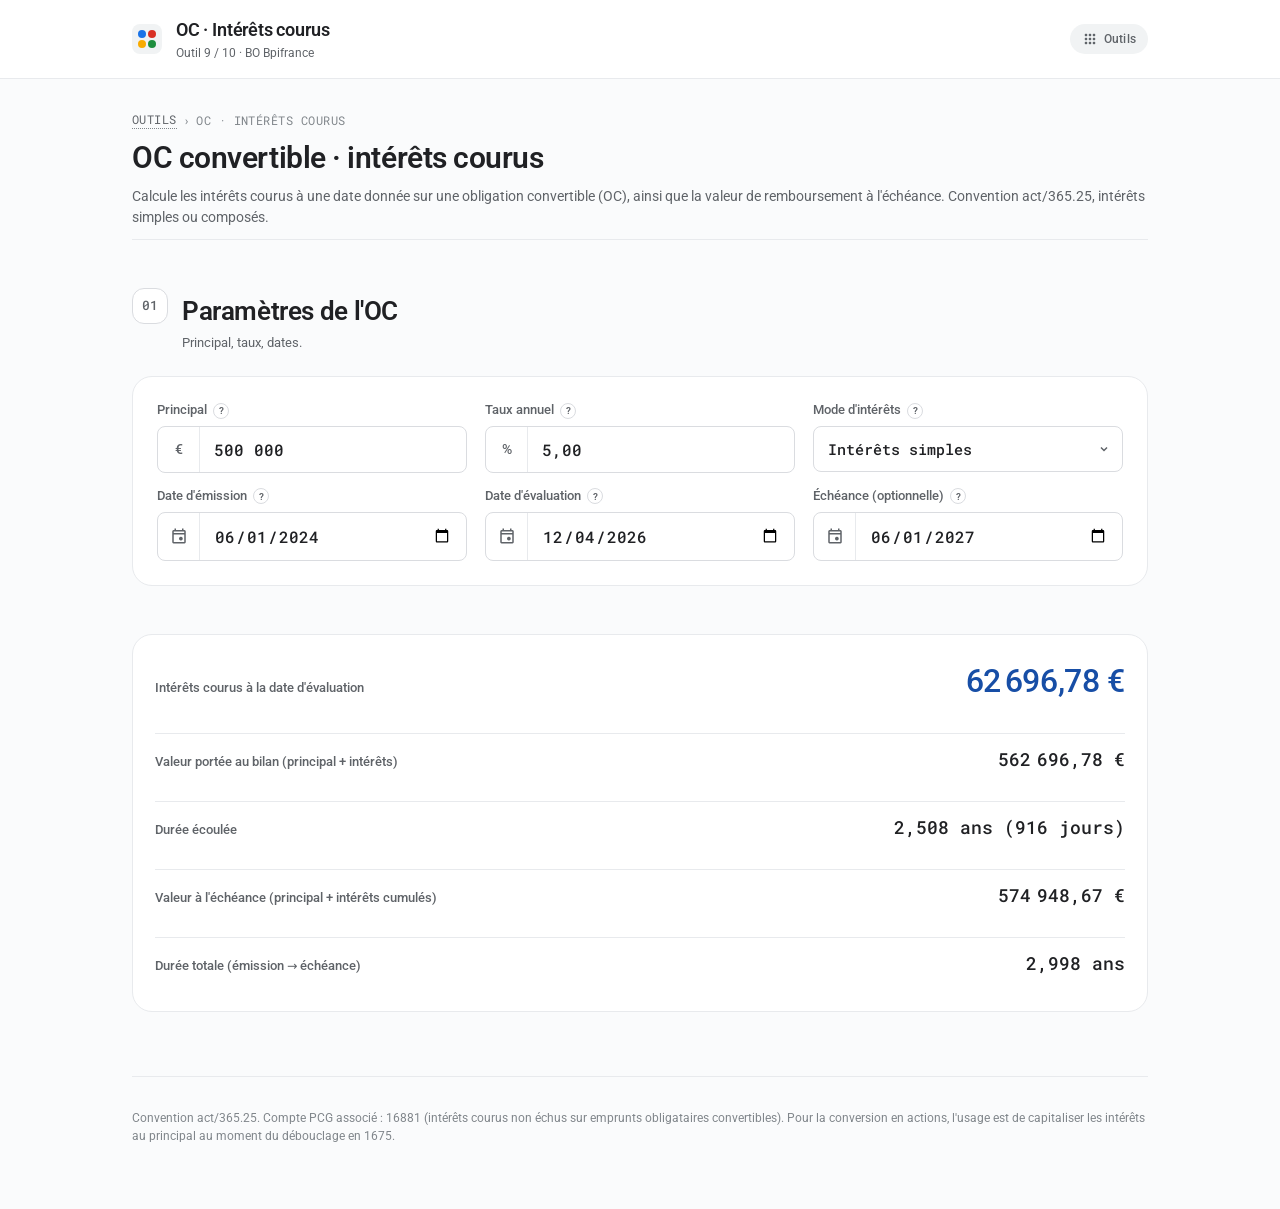
<file: oc.html>
<!DOCTYPE html>
<html lang="fr">
<head>
<meta charset="UTF-8">
<meta name="viewport" content="width=device-width, initial-scale=1.0">
<title>OC · Intérêts courus · Augmentation de Capital</title>
<link rel="preconnect" href="https://fonts.googleapis.com">
<link rel="preconnect" href="https://fonts.gstatic.com" crossorigin>
<link href="https://fonts.googleapis.com/css2?family=Google+Sans:wght@400;500;600;700&family=Roboto:wght@400;500;600&family=Roboto+Mono:wght@400;500&display=swap" rel="stylesheet">
<link href="https://fonts.googleapis.com/icon?family=Material+Symbols+Outlined" rel="stylesheet">
<link rel="stylesheet" href="styles.css">
</head>
<body>

<header class="app-bar">
  <div class="app-bar-inner">
    <a class="brand" href="index.html">
      <span class="logo-mark" aria-hidden="true">
        <span class="logo-dot dot-blue"></span><span class="logo-dot dot-red"></span>
        <span class="logo-dot dot-yellow"></span><span class="logo-dot dot-green"></span>
      </span>
      <div class="brand-text">
        <h1>OC · Intérêts courus</h1>
        <span class="brand-sub">Outil 9 / 10 · BO Bpifrance</span>
      </div>
    </a>
    <a href="index.html" class="nav-back" title="Tous les outils">
      <span class="material-symbols-outlined">apps</span><span>Outils</span>
    </a>
  </div>
</header>

<main class="wrap">

  <div class="tool-page-head">
    <span class="crumb"><a href="index.html">Outils</a> <span>›</span> <span>OC · Intérêts courus</span></span>
    <h2>OC convertible · intérêts courus</h2>
    <p class="tool-desc">Calcule les intérêts courus à une date donnée sur une obligation convertible (OC), ainsi que la valeur de remboursement à l'échéance. Convention act/365.25, intérêts simples ou composés.</p>
  </div>

  <section class="section">
    <header class="section-head">
      <span class="section-num">01</span>
      <div><h2>Paramètres de l'OC</h2><p>Principal, taux, dates.</p></div>
    </header>
    <div class="section-body">
      <div class="row3">
        <div class="tf">
          <label for="principal">
            <span>Principal</span>
            <button type="button" class="help-btn" data-tip="Montant nominal de l'obligation à la date d'émission.">?</button>
          </label>
          <div class="tf-input"><span class="tf-prefix">€</span>
            <input type="text" id="principal" value="500 000" inputmode="decimal" autocomplete="off">
          </div>
        </div>
        <div class="tf">
          <label for="rate">
            <span>Taux annuel</span>
            <button type="button" class="help-btn" data-tip="Taux d'intérêt nominal annuel de l'OC. Typique pour les OC startup : 4–8%.">?</button>
          </label>
          <div class="tf-input"><span class="tf-prefix">%</span>
            <input type="text" id="rate" value="5,00" inputmode="decimal" autocomplete="off">
          </div>
        </div>
        <div class="tf">
          <label for="mode">
            <span>Mode d'intérêts</span>
            <button type="button" class="help-btn" data-tip="Simples : I = P × r × t. Composés : I = P × ((1+r)^t − 1). Les OC françaises sont souvent à intérêts simples, les notes US à intérêts composés annuels.">?</button>
          </label>
          <select id="mode" class="head-mini-select">
            <option value="simple" selected>Intérêts simples</option>
            <option value="compound">Intérêts composés annuels</option>
          </select>
        </div>
      </div>
      <div class="row3" style="margin-top:14px">
        <div class="tf">
          <label for="dateIssue">
            <span>Date d'émission</span>
            <button type="button" class="help-btn" data-tip="Date de signature et versement de l'OC.">?</button>
          </label>
          <div class="tf-input"><span class="tf-prefix"><span class="material-symbols-outlined" style="font-size:18px">event</span></span>
            <input type="date" id="dateIssue" value="2024-06-01" autocomplete="off">
          </div>
        </div>
        <div class="tf">
          <label for="dateEval">
            <span>Date d'évaluation</span>
            <button type="button" class="help-btn" data-tip="Date à laquelle on calcule les intérêts courus (souvent fin de trimestre pour la NAV).">?</button>
          </label>
          <div class="tf-input"><span class="tf-prefix"><span class="material-symbols-outlined" style="font-size:18px">event</span></span>
            <input type="date" id="dateEval" autocomplete="off">
          </div>
        </div>
        <div class="tf">
          <label for="dateMaturity">
            <span>Échéance (optionnelle)</span>
            <button type="button" class="help-btn" data-tip="Date de maturité de l'OC. Sert à calculer la valeur de remboursement à terme. Laisser vide si non applicable.">?</button>
          </label>
          <div class="tf-input"><span class="tf-prefix"><span class="material-symbols-outlined" style="font-size:18px">event</span></span>
            <input type="date" id="dateMaturity" value="2027-06-01" autocomplete="off">
          </div>
        </div>
      </div>
    </div>
  </section>

  <div class="tool-output">
    <div class="tool-output-row hero-row">
      <span class="out-k">Intérêts courus à la date d'évaluation</span>
      <span class="out-v" id="r_accrued">—</span>
    </div>
    <div class="tool-output-row">
      <span class="out-k">Valeur portée au bilan (principal + intérêts)</span>
      <span class="out-v" id="r_carry">—</span>
    </div>
    <div class="tool-output-row">
      <span class="out-k">Durée écoulée</span>
      <span class="out-v" id="r_elapsed">—</span>
    </div>
    <div class="tool-output-row">
      <span class="out-k">Valeur à l'échéance (principal + intérêts cumulés)</span>
      <span class="out-v" id="r_maturity">—</span>
    </div>
    <div class="tool-output-row">
      <span class="out-k">Durée totale (émission → échéance)</span>
      <span class="out-v" id="r_total">—</span>
    </div>
  </div>

  <footer class="page-foot">
    <div class="foot-text">
      <p class="muted">Convention act/365.25. Compte PCG associé : 16881 (intérêts courus non échus sur emprunts obligataires convertibles). Pour la conversion en actions, l'usage est de capitaliser les intérêts au principal au moment du débouclage en 1675.</p>
    </div>
  </footer>
</main>

<script src="shared.js"></script>
<script>
const $ = id => document.getElementById(id);
$('dateEval').value = new Date().toISOString().slice(0, 10);

function yearsBetween(d1, d2) {
  return (d2 - d1) / (1000 * 60 * 60 * 24 * 365.25);
}
function interestOn(principal, rate, years, mode) {
  if (years <= 0) return 0;
  return mode === 'compound'
    ? principal * (Math.pow(1 + rate, years) - 1)
    : principal * rate * years;
}

function compute() {
  const principal = parseNum($('principal').value);
  const rate      = parseNum($('rate').value) / 100;
  const mode      = $('mode').value;
  const dIssue    = new Date($('dateIssue').value);
  const dEval     = new Date($('dateEval').value);
  const dMat      = new Date($('dateMaturity').value);

  if (!isFinite(dIssue.getTime()) || !isFinite(dEval.getTime())) return;

  const elapsed = Math.max(0, yearsBetween(dIssue, dEval));
  const accrued = interestOn(principal, rate, elapsed, mode);
  const carry   = principal + accrued;

  $('r_accrued').textContent = fmtMoney(accrued, 2);
  $('r_carry').textContent   = fmtMoney(carry, 2);
  $('r_elapsed').textContent = `${fmtNum(elapsed, 3)} ans (${Math.floor(elapsed * 365.25)} jours)`;

  if (isFinite(dMat.getTime())) {
    const totalYears = Math.max(0, yearsBetween(dIssue, dMat));
    const matInterest = interestOn(principal, rate, totalYears, mode);
    $('r_maturity').textContent = fmtMoney(principal + matInterest, 2);
    $('r_total').textContent    = `${fmtNum(totalYears, 3)} ans`;
  } else {
    $('r_maturity').textContent = '—';
    $('r_total').textContent    = '—';
  }
}
['principal','rate','mode','dateIssue','dateEval','dateMaturity'].forEach(id => $(id).addEventListener('input', compute));
$('principal').addEventListener('blur', e => { e.target.value = fmtNum(parseNum(e.target.value), 0); });
$('rate').addEventListener('blur', e => { e.target.value = fmtNum(parseNum(e.target.value), 2); });
compute();
</script>
</body>
</html>
</file>
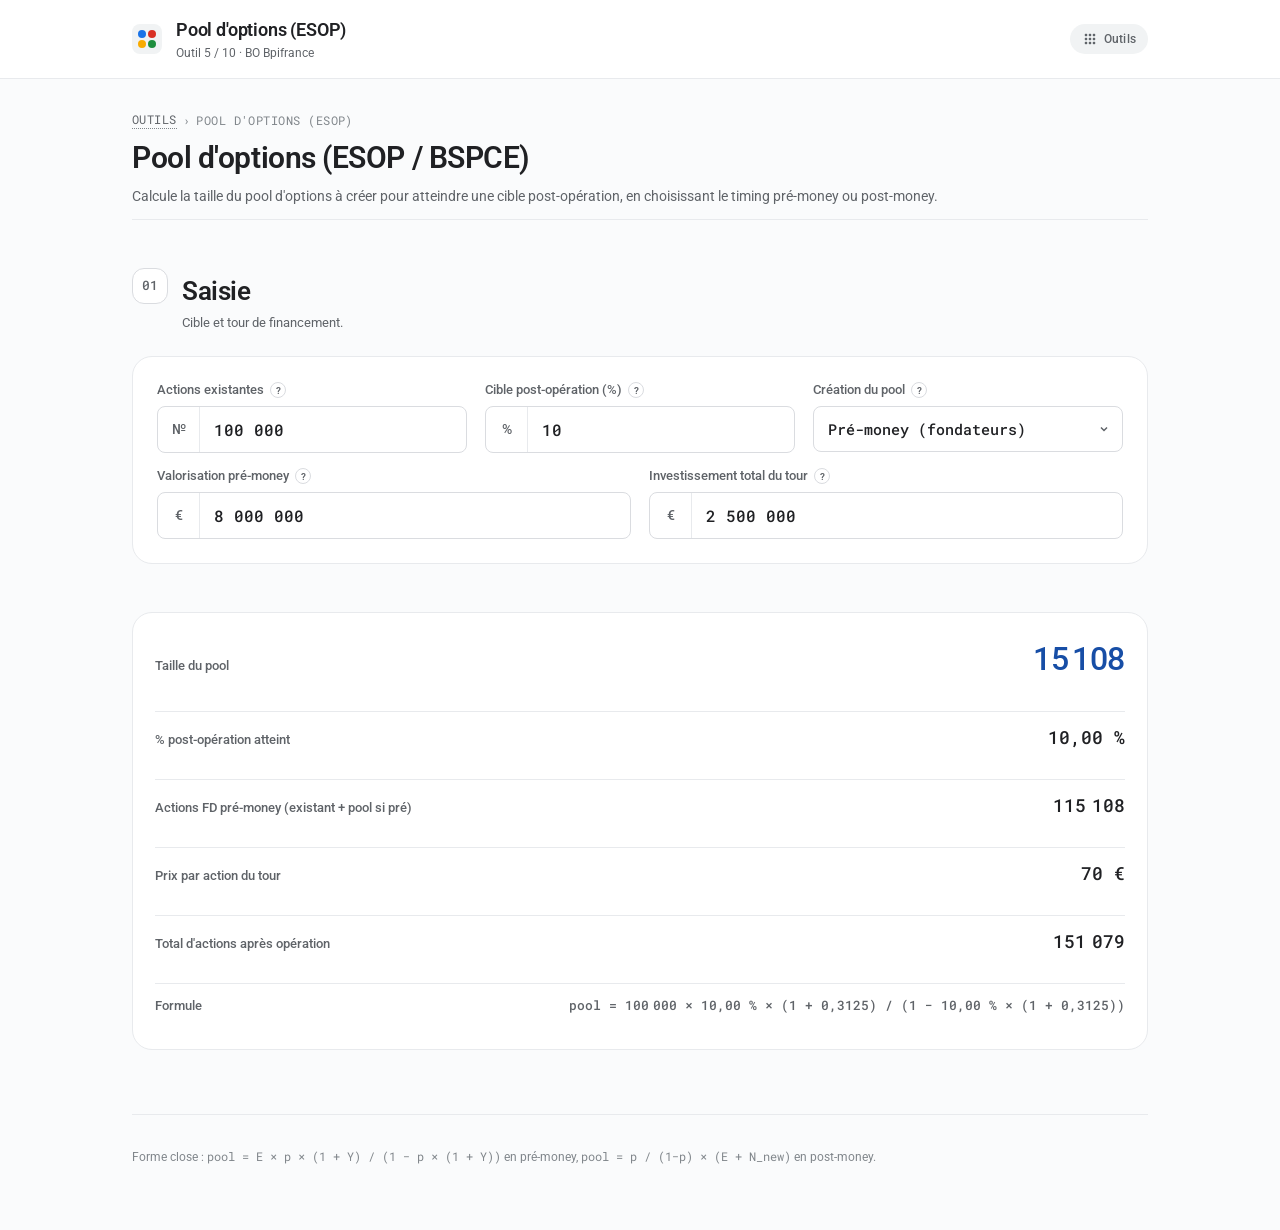
<file: pool.html>
<!DOCTYPE html>
<html lang="fr">
<head>
<meta charset="UTF-8">
<meta name="viewport" content="width=device-width, initial-scale=1.0">
<title>Pool d'options (ESOP) · Augmentation de Capital</title>
<link rel="preconnect" href="https://fonts.googleapis.com">
<link rel="preconnect" href="https://fonts.gstatic.com" crossorigin>
<link href="https://fonts.googleapis.com/css2?family=Google+Sans:wght@400;500;600;700&family=Roboto:wght@400;500;600&family=Roboto+Mono:wght@400;500&display=swap" rel="stylesheet">
<link href="https://fonts.googleapis.com/icon?family=Material+Symbols+Outlined" rel="stylesheet">
<link rel="stylesheet" href="styles.css">
</head>
<body>

<header class="app-bar">
  <div class="app-bar-inner">
    <a class="brand" href="index.html">
      <span class="logo-mark" aria-hidden="true">
        <span class="logo-dot dot-blue"></span><span class="logo-dot dot-red"></span>
        <span class="logo-dot dot-yellow"></span><span class="logo-dot dot-green"></span>
      </span>
      <div class="brand-text">
        <h1>Pool d'options (ESOP)</h1>
        <span class="brand-sub">Outil 5 / 10 · BO Bpifrance</span>
      </div>
    </a>
    <a href="index.html" class="nav-back" title="Tous les outils">
      <span class="material-symbols-outlined">apps</span><span>Outils</span>
    </a>
  </div>
</header>

<main class="wrap">

  <div class="tool-page-head">
    <span class="crumb"><a href="index.html">Outils</a> <span>›</span> <span>Pool d'options (ESOP)</span></span>
    <h2>Pool d'options (ESOP / BSPCE)</h2>
    <p class="tool-desc">Calcule la taille du pool d'options à créer pour atteindre une cible post-opération, en choisissant le timing pré-money ou post-money.</p>
  </div>

  <section class="section">
    <header class="section-head">
      <span class="section-num">01</span>
      <div><h2>Saisie</h2><p>Cible et tour de financement.</p></div>
    </header>
    <div class="section-body">
      <div class="row3">
        <div class="tf">
          <label for="existing">
            <span>Actions existantes</span>
            <button type="button" class="help-btn" data-tip="Nombre total d'actions avant l'opération (avant pool nouveau).">?</button>
          </label>
          <div class="tf-input"><span class="tf-prefix">№</span>
            <input type="text" id="existing" value="100 000" inputmode="decimal" autocomplete="off">
          </div>
        </div>
        <div class="tf">
          <label for="target">
            <span>Cible post-opération (%)</span>
            <button type="button" class="help-btn" data-tip="Pourcentage du capital fully-diluted post-opération que le pool doit représenter. Typiquement 5–15 %.">?</button>
          </label>
          <div class="tf-input"><span class="tf-prefix">%</span>
            <input type="text" id="target" value="10" inputmode="decimal" autocomplete="off">
          </div>
        </div>
        <div class="tf">
          <label for="timing">
            <span>Création du pool</span>
            <button type="button" class="help-btn" data-tip="Pré-money : seuls les fondateurs sont dilués (investor-friendly). Post-money : tout le monde est dilué (founder-friendly).">?</button>
          </label>
          <select id="timing" class="head-mini-select">
            <option value="pre" selected>Pré-money (fondateurs)</option>
            <option value="post">Post-money (tous)</option>
          </select>
        </div>
      </div>

      <div class="row2" style="margin-top:14px">
        <div class="tf">
          <label for="preMoney">
            <span>Valorisation pré-money</span>
            <button type="button" class="help-btn" data-tip="Sert à calculer le prix du tour et le poids du nouvel investissement Y.">?</button>
          </label>
          <div class="tf-input"><span class="tf-prefix">€</span>
            <input type="text" id="preMoney" value="8 000 000" inputmode="decimal" autocomplete="off">
          </div>
        </div>
        <div class="tf">
          <label for="invest">
            <span>Investissement total du tour</span>
            <button type="button" class="help-btn" data-tip="Montant à investir dans le tour priced. N'inclut PAS les convertibles convertis (pour un calcul incluant les conv, utiliser le calculateur complet).">?</button>
          </label>
          <div class="tf-input"><span class="tf-prefix">€</span>
            <input type="text" id="invest" value="2 500 000" inputmode="decimal" autocomplete="off">
          </div>
        </div>
      </div>
    </div>
  </section>

  <div class="tool-output">
    <div class="tool-output-row hero-row">
      <span class="out-k">Taille du pool</span>
      <span class="out-v" id="r_pool">—</span>
    </div>
    <div class="tool-output-row">
      <span class="out-k">% post-opération atteint</span>
      <span class="out-v" id="r_finalPct">—</span>
    </div>
    <div class="tool-output-row">
      <span class="out-k">Actions FD pré-money (existant + pool si pré)</span>
      <span class="out-v" id="r_fdPre">—</span>
    </div>
    <div class="tool-output-row">
      <span class="out-k">Prix par action du tour</span>
      <span class="out-v" id="r_price">—</span>
    </div>
    <div class="tool-output-row">
      <span class="out-k">Total d'actions après opération</span>
      <span class="out-v" id="r_totalAfter">—</span>
    </div>
    <div class="tool-output-row">
      <span class="out-k">Formule</span>
      <span class="out-v" style="font-size:13px; font-family:var(--font-mono); color:var(--on-surface-2)" id="r_formula">—</span>
    </div>
  </div>

  <footer class="page-foot">
    <div class="foot-text">
      <p class="muted">Forme close : <span style="font-family:var(--font-mono)">pool = E × p × (1 + Y) / (1 − p × (1 + Y))</span> en pré-money, <span style="font-family:var(--font-mono)">pool = p / (1−p) × (E + N_new)</span> en post-money.</p>
    </div>
  </footer>
</main>

<script src="shared.js"></script>
<script>
const $ = id => document.getElementById(id);
function compute() {
  const E      = parseNum($('existing').value);
  const target = Math.max(0, Math.min(0.95, parseNum($('target').value) / 100));
  const timing = $('timing').value;
  const pre    = parseNum($('preMoney').value);
  const invest = parseNum($('invest').value);

  const Y = pre > 0 ? invest / pre : 0;

  let pool = 0, fdPre = E, price = 0, totalAfter = E, feasible = true, formula = '—';

  if (timing === 'pre') {
    const denom = 1 - target * (1 + Y);
    if (target === 0) { pool = 0; }
    else if (denom > 0) { pool = E * target * (1 + Y) / denom; }
    else { pool = 0; feasible = false; }
    fdPre = E + pool;
    price = fdPre > 0 ? pre / fdPre : 0;
    const newShares = price > 0 ? invest / price : 0;
    totalAfter = E + pool + newShares;
    formula = `pool = ${fmtNum(E,0)} × ${fmtPct(target,2)} × (1 + ${fmtNum(Y,4)}) / (1 − ${fmtPct(target,2)} × (1 + ${fmtNum(Y,4)}))`;
  } else {
    fdPre = E;
    price = E > 0 ? pre / E : 0;
    const newShares = price > 0 ? invest / price : 0;
    const subTotal = E + newShares;
    if (target > 0 && target < 1) pool = (target / (1 - target)) * subTotal;
    totalAfter = subTotal + pool;
    formula = `pool = ${fmtPct(target,2)} / (1 − ${fmtPct(target,2)}) × (${fmtNum(E,0)} + ${fmtNum(newShares,0)})`;
  }

  const finalPct = totalAfter > 0 ? pool / totalAfter : 0;
  $('r_pool').textContent      = fmtNum(pool, 0);
  $('r_finalPct').textContent  = fmtPct(finalPct, 2) + (feasible ? '' : ' (incompatible)');
  $('r_fdPre').textContent     = fmtNum(fdPre, 0);
  $('r_price').textContent     = fmtMoneyCompact(price);
  $('r_totalAfter').textContent= fmtNum(totalAfter, 0);
  $('r_formula').textContent   = formula;
}
['existing','target','preMoney','invest'].forEach(id => $(id).addEventListener('input', compute));
['existing','preMoney','invest'].forEach(id => $(id).addEventListener('blur', e => { e.target.value = fmtNum(parseNum(e.target.value), 0); }));
$('target').addEventListener('blur', e => { e.target.value = fmtNum(parseNum(e.target.value), 1); });
$('timing').addEventListener('change', compute);
compute();
</script>
</body>
</html>
</file>
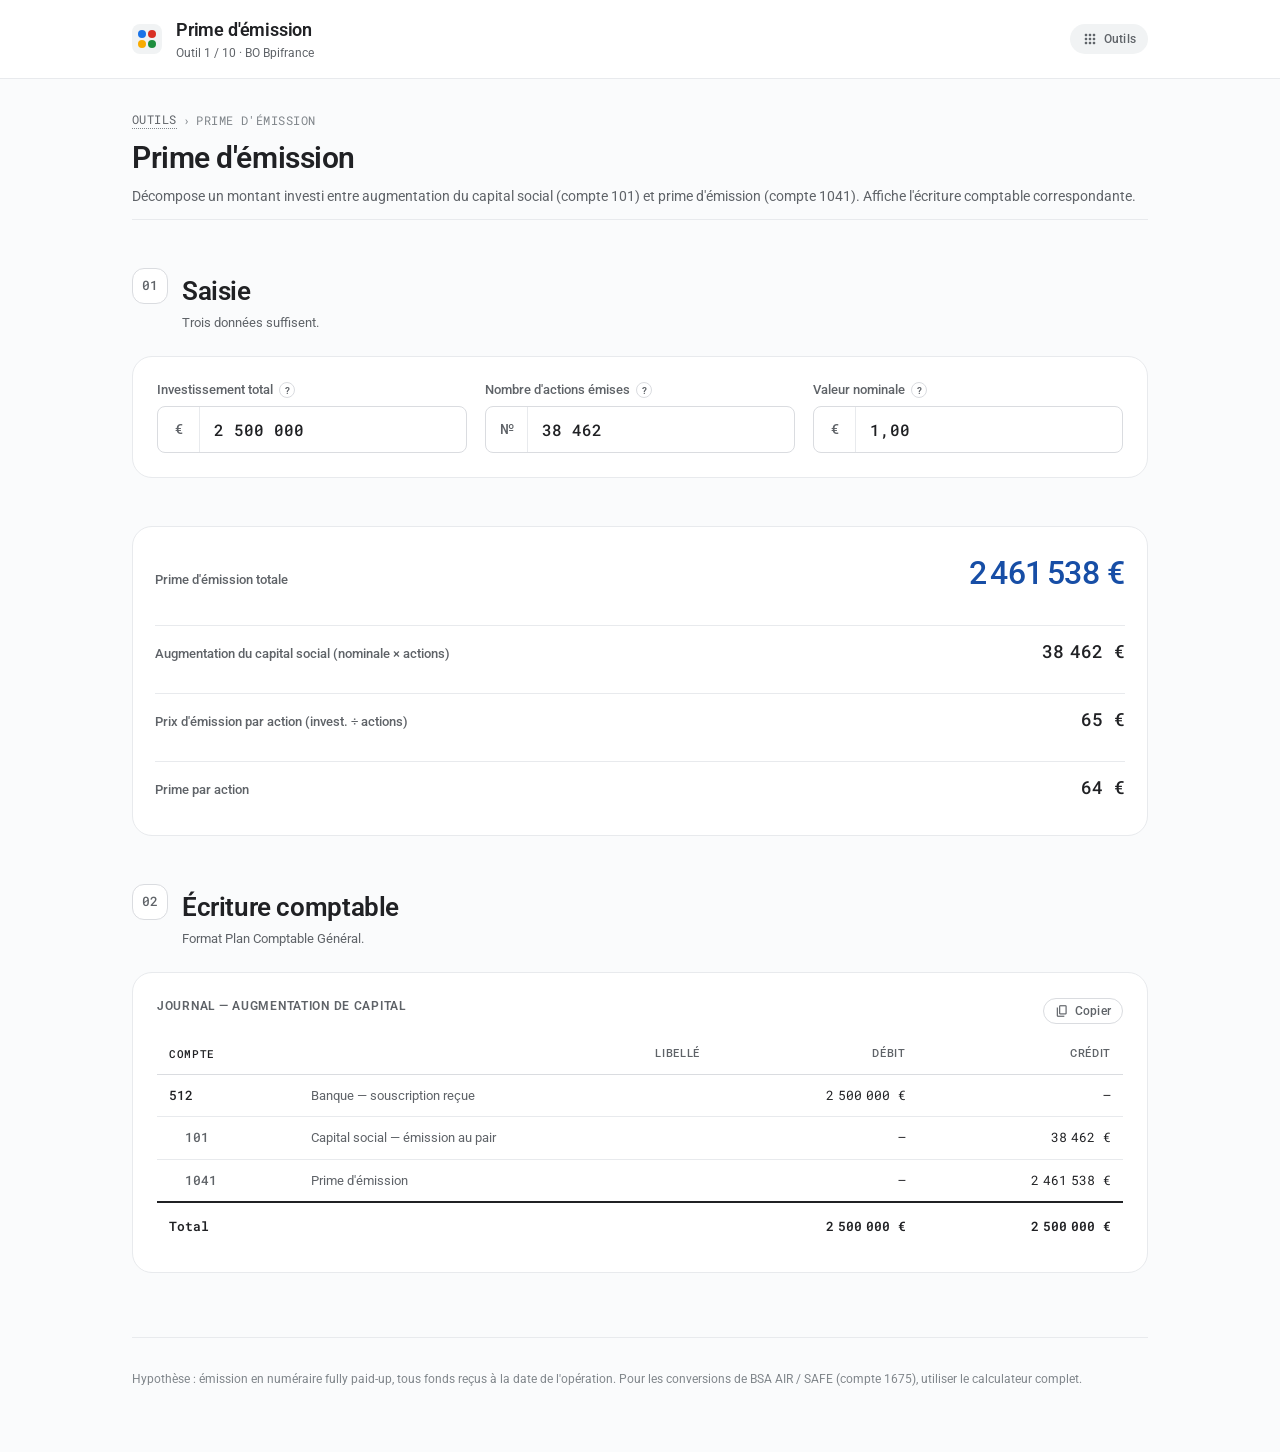
<file: prime.html>
<!DOCTYPE html>
<html lang="fr">
<head>
<meta charset="UTF-8">
<meta name="viewport" content="width=device-width, initial-scale=1.0">
<title>Prime d'émission · Augmentation de Capital</title>
<link rel="preconnect" href="https://fonts.googleapis.com">
<link rel="preconnect" href="https://fonts.gstatic.com" crossorigin>
<link href="https://fonts.googleapis.com/css2?family=Google+Sans:wght@400;500;600;700&family=Roboto:wght@400;500;600&family=Roboto+Mono:wght@400;500&display=swap" rel="stylesheet">
<link href="https://fonts.googleapis.com/icon?family=Material+Symbols+Outlined" rel="stylesheet">
<link rel="stylesheet" href="styles.css">
</head>
<body>

<header class="app-bar">
  <div class="app-bar-inner">
    <a class="brand" href="index.html">
      <span class="logo-mark" aria-hidden="true">
        <span class="logo-dot dot-blue"></span><span class="logo-dot dot-red"></span>
        <span class="logo-dot dot-yellow"></span><span class="logo-dot dot-green"></span>
      </span>
      <div class="brand-text">
        <h1>Prime d'émission</h1>
        <span class="brand-sub">Outil 1 / 10 · BO Bpifrance</span>
      </div>
    </a>
    <a href="index.html" class="nav-back" title="Tous les outils">
      <span class="material-symbols-outlined">apps</span><span>Outils</span>
    </a>
  </div>
</header>

<main class="wrap">

  <div class="tool-page-head">
    <span class="crumb"><a href="index.html">Outils</a> <span>›</span> <span>Prime d'émission</span></span>
    <h2>Prime d'émission</h2>
    <p class="tool-desc">Décompose un montant investi entre augmentation du capital social (compte 101) et prime d'émission (compte 1041). Affiche l'écriture comptable correspondante.</p>
  </div>

  <section class="section">
    <header class="section-head">
      <span class="section-num">01</span>
      <div><h2>Saisie</h2><p>Trois données suffisent.</p></div>
    </header>
    <div class="section-body">
      <div class="row3">
        <div class="tf">
          <label for="invest">
            <span>Investissement total</span>
            <button type="button" class="help-btn" data-tip="Montant total apporté par les souscripteurs (toutes sources confondues).">?</button>
          </label>
          <div class="tf-input"><span class="tf-prefix">€</span>
            <input type="text" id="invest" value="2 500 000" inputmode="decimal" autocomplete="off">
          </div>
        </div>
        <div class="tf">
          <label for="shares">
            <span>Nombre d'actions émises</span>
            <button type="button" class="help-btn" data-tip="Nombre total d'actions nouvellement créées et souscrites lors de l'opération.">?</button>
          </label>
          <div class="tf-input"><span class="tf-prefix">№</span>
            <input type="text" id="shares" value="38 462" inputmode="decimal" autocomplete="off">
          </div>
        </div>
        <div class="tf">
          <label for="nominal">
            <span>Valeur nominale</span>
            <button type="button" class="help-btn" data-tip="Valeur 'comptable' fixée dans les statuts, par action. Souvent 1 € ou 0,10 €.">?</button>
          </label>
          <div class="tf-input"><span class="tf-prefix">€</span>
            <input type="text" id="nominal" value="1,00" inputmode="decimal" autocomplete="off">
          </div>
        </div>
      </div>
    </div>
  </section>

  <div class="tool-output">
    <div class="tool-output-row hero-row">
      <span class="out-k">Prime d'émission totale</span>
      <span class="out-v" id="r_prime">—</span>
    </div>
    <div class="tool-output-row">
      <span class="out-k">Augmentation du capital social (nominale × actions)</span>
      <span class="out-v" id="r_cap">—</span>
    </div>
    <div class="tool-output-row">
      <span class="out-k">Prix d'émission par action (invest. ÷ actions)</span>
      <span class="out-v" id="r_price">—</span>
    </div>
    <div class="tool-output-row">
      <span class="out-k">Prime par action</span>
      <span class="out-v" id="r_premPerShare">—</span>
    </div>
  </div>

  <section class="section">
    <header class="section-head">
      <span class="section-num">02</span>
      <div><h2>Écriture comptable</h2><p>Format Plan Comptable Général.</p></div>
    </header>
    <div class="section-body acc-body">
      <div class="acc-block">
        <div class="acc-block-head">
          <div class="acc-block-title">Journal — augmentation de capital</div>
          <button class="btn-copy" data-copy="accTable"><span class="material-symbols-outlined">content_copy</span><span>Copier</span></button>
        </div>
        <div class="acc-table-wrap">
          <table class="acc" id="accTable">
            <thead>
              <tr><th>Compte</th><th>Libellé</th><th>Débit</th><th>Crédit</th></tr>
            </thead>
            <tbody id="accBody"></tbody>
          </table>
        </div>
      </div>
    </div>
  </section>

  <footer class="page-foot">
    <div class="foot-text">
      <p class="muted">Hypothèse : émission en numéraire fully paid-up, tous fonds reçus à la date de l'opération. Pour les conversions de BSA AIR / SAFE (compte 1675), utiliser le calculateur complet.</p>
    </div>
  </footer>
</main>

<script src="shared.js"></script>
<script>
const $ = id => document.getElementById(id);
function compute() {
  const invest  = parseNum($('invest').value);
  const shares  = parseNum($('shares').value);
  const nominal = parseNum($('nominal').value);
  const cap = shares * nominal;
  const prime = invest - cap;
  const price = shares > 0 ? invest / shares : 0;
  const premPerShare = price - nominal;
  $('r_prime').textContent = fmtMoney(prime, 0);
  $('r_cap').textContent   = fmtMoney(cap, 0);
  $('r_price').textContent = fmtMoneyCompact(price);
  $('r_premPerShare').textContent = fmtMoneyCompact(premPerShare);
  const body = $('accBody');
  body.innerHTML = `
    <tr><td>512</td><td class="label-col">Banque — souscription reçue</td><td>${fmtMoney(invest, 0)}</td><td>—</td></tr>
    <tr class="credit"><td>101</td><td class="label-col">Capital social — émission au pair</td><td>—</td><td>${fmtMoney(cap, 0)}</td></tr>
    <tr class="credit"><td>1041</td><td class="label-col">Prime d'émission</td><td>—</td><td>${fmtMoney(prime, 0)}</td></tr>
    <tr class="subtotal"><td colspan="2">Total</td><td>${fmtMoney(invest, 0)}</td><td>${fmtMoney(cap + prime, 0)}</td></tr>
  `;
}
['invest','shares','nominal'].forEach(id => $(id).addEventListener('input', compute));
['invest','shares'].forEach(id => $(id).addEventListener('blur', e => { e.target.value = fmtNum(parseNum(e.target.value), 0); }));
$('nominal').addEventListener('blur', e => { e.target.value = fmtNum(parseNum(e.target.value), 2); });
document.querySelector('.btn-copy').addEventListener('click', async () => {
  const tbl = document.getElementById('accTable');
  const tsv = Array.from(tbl.querySelectorAll('tr')).map(r =>
    Array.from(r.querySelectorAll('th,td')).map(c => c.textContent.replace(/\s+/g, ' ').trim()).join('\t')
  ).join('\n');
  try { await navigator.clipboard.writeText(tsv); } catch {}
  const btn = document.querySelector('.btn-copy');
  btn.classList.add('done');
  btn.querySelector('span:last-child').textContent = 'Copié';
  setTimeout(() => { btn.classList.remove('done'); btn.querySelector('span:last-child').textContent = 'Copier'; }, 1400);
});
compute();
</script>
</body>
</html>
</file>
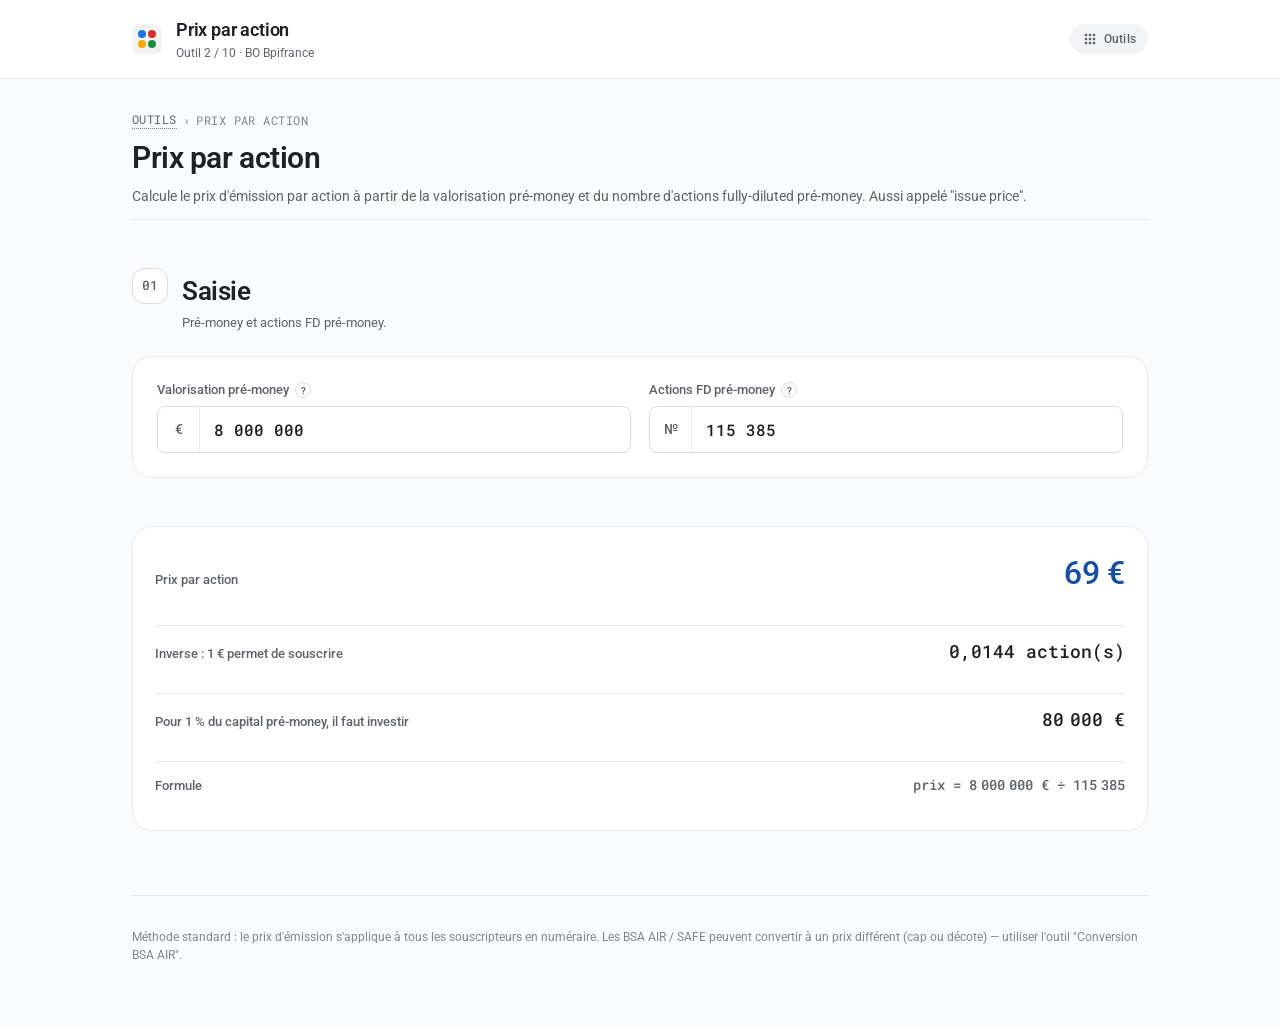
<file: prix.html>
<!DOCTYPE html>
<html lang="fr">
<head>
<meta charset="UTF-8">
<meta name="viewport" content="width=device-width, initial-scale=1.0">
<title>Prix par action · Augmentation de Capital</title>
<link rel="preconnect" href="https://fonts.googleapis.com">
<link rel="preconnect" href="https://fonts.gstatic.com" crossorigin>
<link href="https://fonts.googleapis.com/css2?family=Google+Sans:wght@400;500;600;700&family=Roboto:wght@400;500;600&family=Roboto+Mono:wght@400;500&display=swap" rel="stylesheet">
<link href="https://fonts.googleapis.com/icon?family=Material+Symbols+Outlined" rel="stylesheet">
<link rel="stylesheet" href="styles.css">
</head>
<body>

<header class="app-bar">
  <div class="app-bar-inner">
    <a class="brand" href="index.html">
      <span class="logo-mark" aria-hidden="true">
        <span class="logo-dot dot-blue"></span><span class="logo-dot dot-red"></span>
        <span class="logo-dot dot-yellow"></span><span class="logo-dot dot-green"></span>
      </span>
      <div class="brand-text">
        <h1>Prix par action</h1>
        <span class="brand-sub">Outil 2 / 10 · BO Bpifrance</span>
      </div>
    </a>
    <a href="index.html" class="nav-back" title="Tous les outils">
      <span class="material-symbols-outlined">apps</span><span>Outils</span>
    </a>
  </div>
</header>

<main class="wrap">

  <div class="tool-page-head">
    <span class="crumb"><a href="index.html">Outils</a> <span>›</span> <span>Prix par action</span></span>
    <h2>Prix par action</h2>
    <p class="tool-desc">Calcule le prix d'émission par action à partir de la valorisation pré-money et du nombre d'actions fully-diluted pré-money. Aussi appelé "issue price".</p>
  </div>

  <section class="section">
    <header class="section-head">
      <span class="section-num">01</span>
      <div><h2>Saisie</h2><p>Pré-money et actions FD pré-money.</p></div>
    </header>
    <div class="section-body">
      <div class="row2">
        <div class="tf">
          <label for="preMoney">
            <span>Valorisation pré-money</span>
            <button type="button" class="help-btn" data-tip="Valeur de l'entreprise AVANT que les nouveaux investisseurs n'apportent leur argent. Inclut les actions existantes et le pool si pré-money.">?</button>
          </label>
          <div class="tf-input"><span class="tf-prefix">€</span>
            <input type="text" id="preMoney" value="8 000 000" inputmode="decimal" autocomplete="off">
          </div>
        </div>
        <div class="tf">
          <label for="fdShares">
            <span>Actions FD pré-money</span>
            <button type="button" class="help-btn" data-tip="Nombre total d'actions sur une base fully-diluted (toutes les actions existantes plus, le cas échéant, le pool d'options pré-money).">?</button>
          </label>
          <div class="tf-input"><span class="tf-prefix">№</span>
            <input type="text" id="fdShares" value="115 385" inputmode="decimal" autocomplete="off">
          </div>
        </div>
      </div>
    </div>
  </section>

  <div class="tool-output">
    <div class="tool-output-row hero-row">
      <span class="out-k">Prix par action</span>
      <span class="out-v" id="r_price">—</span>
    </div>
    <div class="tool-output-row">
      <span class="out-k">Inverse : 1 € permet de souscrire</span>
      <span class="out-v" id="r_inv">—</span>
    </div>
    <div class="tool-output-row">
      <span class="out-k">Pour 1 % du capital pré-money, il faut investir</span>
      <span class="out-v" id="r_onePct">—</span>
    </div>
    <div class="tool-output-row">
      <span class="out-k">Formule</span>
      <span class="out-v" style="font-size:14px; font-family:var(--font-mono); color:var(--on-surface-2)" id="r_formula">prix = 8 000 000 € ÷ 115 385</span>
    </div>
  </div>

  <footer class="page-foot">
    <div class="foot-text">
      <p class="muted">Méthode standard : le prix d'émission s'applique à tous les souscripteurs en numéraire. Les BSA AIR / SAFE peuvent convertir à un prix différent (cap ou décote) — utiliser l'outil "Conversion BSA AIR".</p>
    </div>
  </footer>
</main>

<script src="shared.js"></script>
<script>
const $ = id => document.getElementById(id);
function compute() {
  const pre = parseNum($('preMoney').value);
  const fd  = parseNum($('fdShares').value);
  const price = fd > 0 ? pre / fd : 0;
  $('r_price').textContent = fmtMoneyCompact(price);
  $('r_inv').textContent = price > 0 ? fmtNum(1 / price, 4) + ' action(s)' : '—';
  $('r_onePct').textContent = pre > 0 ? fmtMoney(pre / 100, 0) : '—';
  $('r_formula').textContent = `prix = ${fmtMoney(pre, 0)} ÷ ${fmtNum(fd, 0)}`;
}
['preMoney','fdShares'].forEach(id => $(id).addEventListener('input', compute));
['preMoney','fdShares'].forEach(id => $(id).addEventListener('blur', e => { e.target.value = fmtNum(parseNum(e.target.value), 0); }));
compute();
</script>
</body>
</html>
</file>
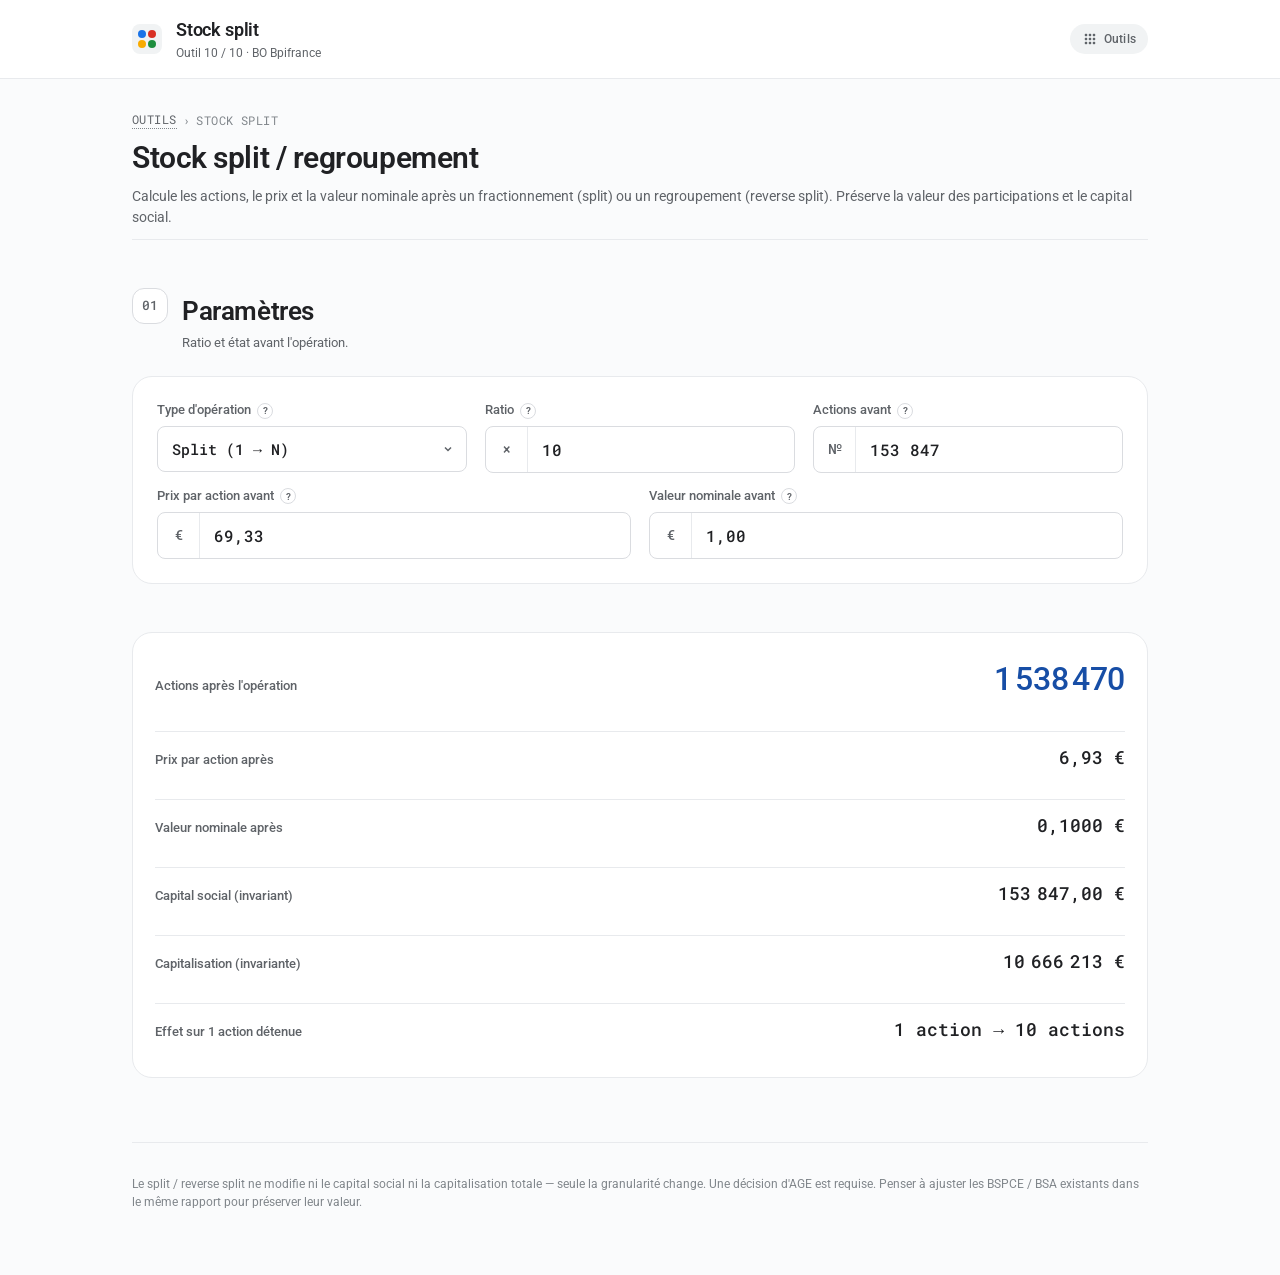
<file: split.html>
<!DOCTYPE html>
<html lang="fr">
<head>
<meta charset="UTF-8">
<meta name="viewport" content="width=device-width, initial-scale=1.0">
<title>Stock split · Augmentation de Capital</title>
<link rel="preconnect" href="https://fonts.googleapis.com">
<link rel="preconnect" href="https://fonts.gstatic.com" crossorigin>
<link href="https://fonts.googleapis.com/css2?family=Google+Sans:wght@400;500;600;700&family=Roboto:wght@400;500;600&family=Roboto+Mono:wght@400;500&display=swap" rel="stylesheet">
<link href="https://fonts.googleapis.com/icon?family=Material+Symbols+Outlined" rel="stylesheet">
<link rel="stylesheet" href="styles.css">
</head>
<body>

<header class="app-bar">
  <div class="app-bar-inner">
    <a class="brand" href="index.html">
      <span class="logo-mark" aria-hidden="true">
        <span class="logo-dot dot-blue"></span><span class="logo-dot dot-red"></span>
        <span class="logo-dot dot-yellow"></span><span class="logo-dot dot-green"></span>
      </span>
      <div class="brand-text">
        <h1>Stock split</h1>
        <span class="brand-sub">Outil 10 / 10 · BO Bpifrance</span>
      </div>
    </a>
    <a href="index.html" class="nav-back" title="Tous les outils">
      <span class="material-symbols-outlined">apps</span><span>Outils</span>
    </a>
  </div>
</header>

<main class="wrap">

  <div class="tool-page-head">
    <span class="crumb"><a href="index.html">Outils</a> <span>›</span> <span>Stock split</span></span>
    <h2>Stock split / regroupement</h2>
    <p class="tool-desc">Calcule les actions, le prix et la valeur nominale après un fractionnement (split) ou un regroupement (reverse split). Préserve la valeur des participations et le capital social.</p>
  </div>

  <section class="section">
    <header class="section-head">
      <span class="section-num">01</span>
      <div><h2>Paramètres</h2><p>Ratio et état avant l'opération.</p></div>
    </header>
    <div class="section-body">
      <div class="row3">
        <div class="tf">
          <label for="mode">
            <span>Type d'opération</span>
            <button type="button" class="help-btn" data-tip="Split : 1 action devient N actions (réduit le prix). Reverse split : N actions deviennent 1 (augmente le prix). Souvent fait avant une IPO pour ramener le prix dans une fourchette cible.">?</button>
          </label>
          <select id="mode" class="head-mini-select">
            <option value="split" selected>Split (1 → N)</option>
            <option value="reverse">Reverse split (N → 1)</option>
          </select>
        </div>
        <div class="tf">
          <label for="ratio">
            <span>Ratio</span>
            <button type="button" class="help-btn" data-tip="Pour un split 1→10, saisir 10. Pour un reverse split 10→1, saisir 10. Le ratio est toujours positif.">?</button>
          </label>
          <div class="tf-input"><span class="tf-prefix">×</span>
            <input type="text" id="ratio" value="10" inputmode="decimal" autocomplete="off">
          </div>
        </div>
        <div class="tf">
          <label for="totalShares">
            <span>Actions avant</span>
            <button type="button" class="help-btn" data-tip="Nombre total d'actions en circulation avant le split.">?</button>
          </label>
          <div class="tf-input"><span class="tf-prefix">№</span>
            <input type="text" id="totalShares" value="153 847" inputmode="decimal" autocomplete="off">
          </div>
        </div>
      </div>
      <div class="row2" style="margin-top:14px">
        <div class="tf">
          <label for="price">
            <span>Prix par action avant</span>
            <button type="button" class="help-btn" data-tip="Prix unitaire avant le split. Optionnel — utilisé pour calculer le prix post-split.">?</button>
          </label>
          <div class="tf-input"><span class="tf-prefix">€</span>
            <input type="text" id="price" value="69,33" inputmode="decimal" autocomplete="off">
          </div>
        </div>
        <div class="tf">
          <label for="nominal">
            <span>Valeur nominale avant</span>
            <button type="button" class="help-btn" data-tip="Valeur nominale par action avant le split. Le capital social total ne change pas — seule la nominale par action est ajustée par le ratio.">?</button>
          </label>
          <div class="tf-input"><span class="tf-prefix">€</span>
            <input type="text" id="nominal" value="1,00" inputmode="decimal" autocomplete="off">
          </div>
        </div>
      </div>
    </div>
  </section>

  <div class="tool-output">
    <div class="tool-output-row hero-row">
      <span class="out-k">Actions après l'opération</span>
      <span class="out-v" id="r_newShares">—</span>
    </div>
    <div class="tool-output-row">
      <span class="out-k">Prix par action après</span>
      <span class="out-v" id="r_newPrice">—</span>
    </div>
    <div class="tool-output-row">
      <span class="out-k">Valeur nominale après</span>
      <span class="out-v" id="r_newNominal">—</span>
    </div>
    <div class="tool-output-row">
      <span class="out-k">Capital social (invariant)</span>
      <span class="out-v" id="r_capital">—</span>
    </div>
    <div class="tool-output-row">
      <span class="out-k">Capitalisation (invariante)</span>
      <span class="out-v" id="r_marketCap">—</span>
    </div>
    <div class="tool-output-row">
      <span class="out-k">Effet sur 1 action détenue</span>
      <span class="out-v" id="r_holder">—</span>
    </div>
  </div>

  <footer class="page-foot">
    <div class="foot-text">
      <p class="muted">Le split / reverse split ne modifie ni le capital social ni la capitalisation totale — seule la granularité change. Une décision d'AGE est requise. Penser à ajuster les BSPCE / BSA existants dans le même rapport pour préserver leur valeur.</p>
    </div>
  </footer>
</main>

<script src="shared.js"></script>
<script>
const $ = id => document.getElementById(id);

function compute() {
  const mode    = $('mode').value;
  const ratio   = Math.max(1, parseNum($('ratio').value));
  const total   = parseNum($('totalShares').value);
  const price   = parseNum($('price').value);
  const nominal = parseNum($('nominal').value);

  const isSplit = mode === 'split';
  const newShares  = isSplit ? total * ratio : total / ratio;
  const newPrice   = isSplit ? price / ratio : price * ratio;
  const newNominal = isSplit ? nominal / ratio : nominal * ratio;
  const capital   = total * nominal;
  const mcap      = total * price;
  const oneHolderEffect = isSplit
    ? `1 action → ${fmtNum(ratio, 0)} actions`
    : `${fmtNum(ratio, 0)} actions → 1 action`;

  $('r_newShares').textContent  = fmtNum(newShares, 0);
  $('r_newPrice').textContent   = fmtMoneyCompact(newPrice);
  $('r_newNominal').textContent = fmtMoneyCompact(newNominal);
  $('r_capital').textContent    = fmtMoney(capital, 2);
  $('r_marketCap').textContent  = fmtMoney(mcap, 0);
  $('r_holder').textContent     = oneHolderEffect;
}
['mode','ratio','totalShares','price','nominal'].forEach(id => $(id).addEventListener('input', compute));
['totalShares'].forEach(id => $(id).addEventListener('blur', e => { e.target.value = fmtNum(parseNum(e.target.value), 0); }));
['price','nominal'].forEach(id => $(id).addEventListener('blur', e => { e.target.value = fmtNum(parseNum(e.target.value), 2); }));
compute();
</script>
</body>
</html>
</file>
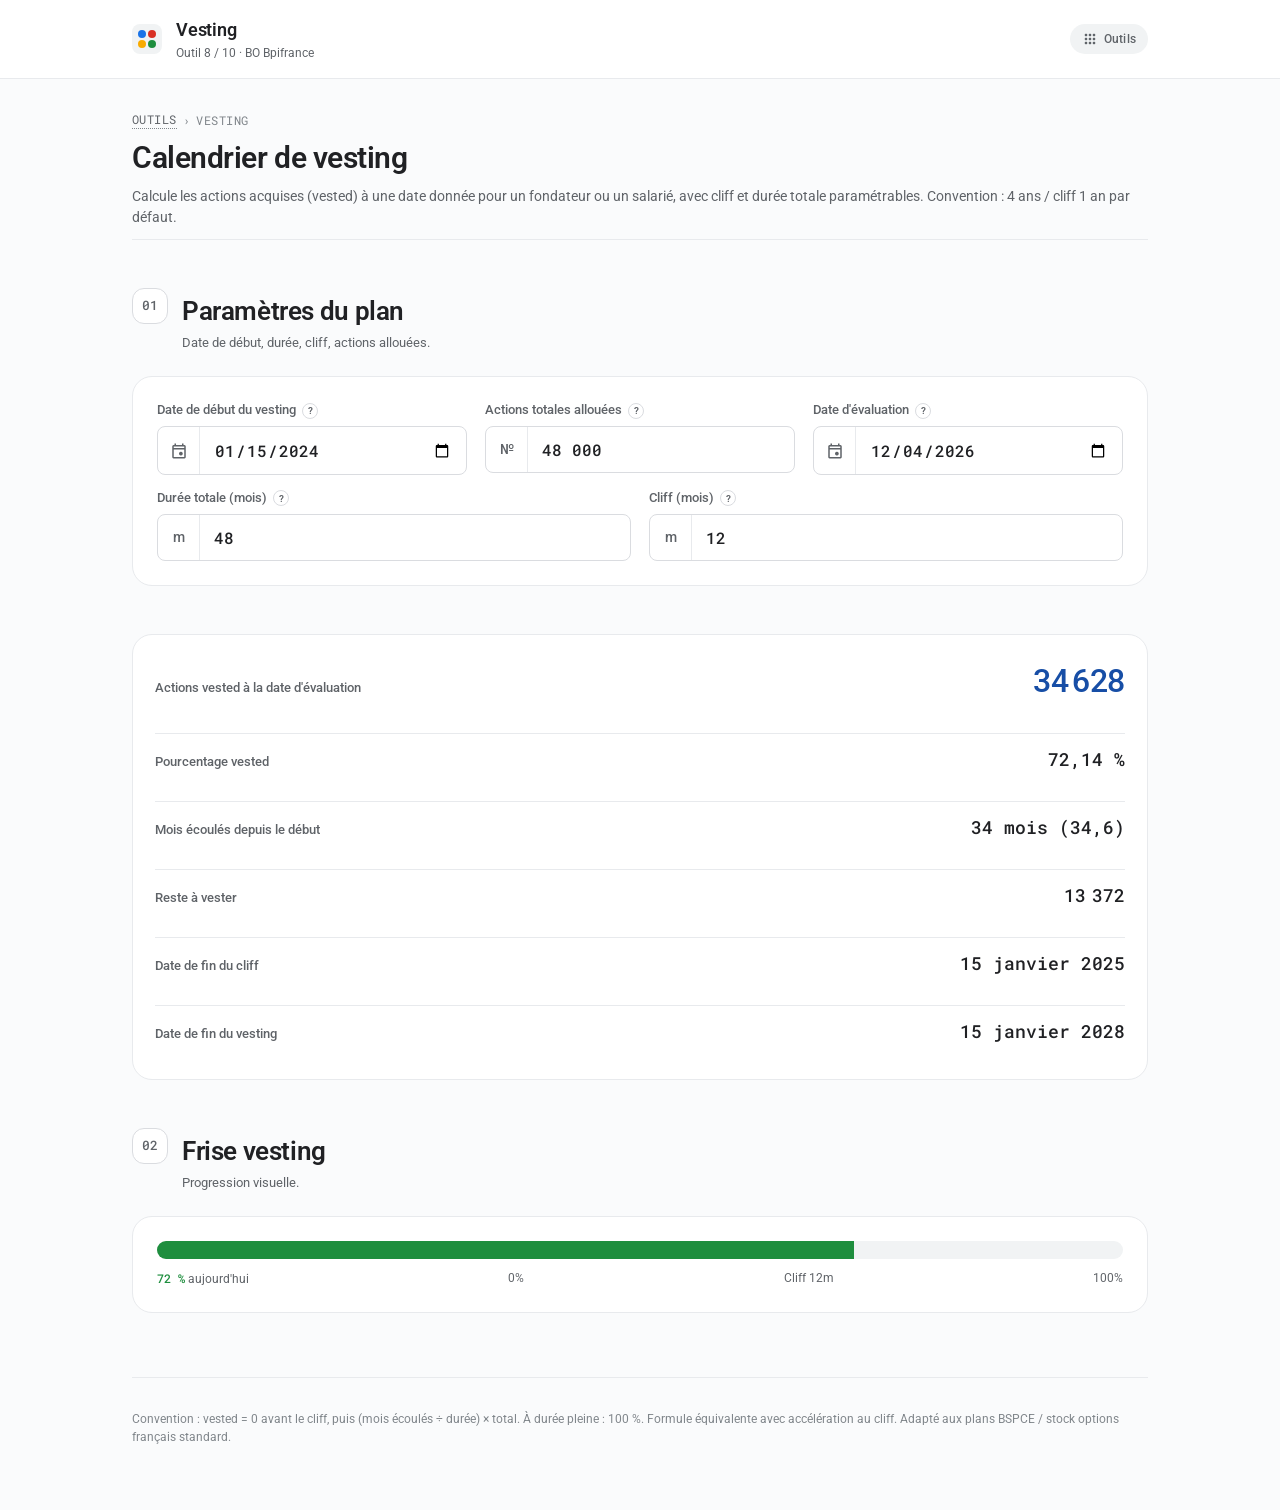
<file: vesting.html>
<!DOCTYPE html>
<html lang="fr">
<head>
<meta charset="UTF-8">
<meta name="viewport" content="width=device-width, initial-scale=1.0">
<title>Vesting · Augmentation de Capital</title>
<link rel="preconnect" href="https://fonts.googleapis.com">
<link rel="preconnect" href="https://fonts.gstatic.com" crossorigin>
<link href="https://fonts.googleapis.com/css2?family=Google+Sans:wght@400;500;600;700&family=Roboto:wght@400;500;600&family=Roboto+Mono:wght@400;500&display=swap" rel="stylesheet">
<link href="https://fonts.googleapis.com/icon?family=Material+Symbols+Outlined" rel="stylesheet">
<link rel="stylesheet" href="styles.css">
</head>
<body>

<header class="app-bar">
  <div class="app-bar-inner">
    <a class="brand" href="index.html">
      <span class="logo-mark" aria-hidden="true">
        <span class="logo-dot dot-blue"></span><span class="logo-dot dot-red"></span>
        <span class="logo-dot dot-yellow"></span><span class="logo-dot dot-green"></span>
      </span>
      <div class="brand-text">
        <h1>Vesting</h1>
        <span class="brand-sub">Outil 8 / 10 · BO Bpifrance</span>
      </div>
    </a>
    <a href="index.html" class="nav-back" title="Tous les outils">
      <span class="material-symbols-outlined">apps</span><span>Outils</span>
    </a>
  </div>
</header>

<main class="wrap">

  <div class="tool-page-head">
    <span class="crumb"><a href="index.html">Outils</a> <span>›</span> <span>Vesting</span></span>
    <h2>Calendrier de vesting</h2>
    <p class="tool-desc">Calcule les actions acquises (vested) à une date donnée pour un fondateur ou un salarié, avec cliff et durée totale paramétrables. Convention : 4 ans / cliff 1 an par défaut.</p>
  </div>

  <section class="section">
    <header class="section-head">
      <span class="section-num">01</span>
      <div><h2>Paramètres du plan</h2><p>Date de début, durée, cliff, actions allouées.</p></div>
    </header>
    <div class="section-body">
      <div class="row3">
        <div class="tf">
          <label for="startDate">
            <span>Date de début du vesting</span>
            <button type="button" class="help-btn" data-tip="Date de départ du calendrier de vesting (souvent la date d'entrée du fondateur / salarié, ou la signature du plan BSPCE).">?</button>
          </label>
          <div class="tf-input"><span class="tf-prefix"><span class="material-symbols-outlined" style="font-size:18px">event</span></span>
            <input type="date" id="startDate" value="2024-01-15" autocomplete="off">
          </div>
        </div>
        <div class="tf">
          <label for="totalShares">
            <span>Actions totales allouées</span>
            <button type="button" class="help-btn" data-tip="Nombre d'actions / BSPCE attribuées au bénéficiaire au total, soumis au vesting.">?</button>
          </label>
          <div class="tf-input"><span class="tf-prefix">№</span>
            <input type="text" id="totalShares" value="48 000" inputmode="decimal" autocomplete="off">
          </div>
        </div>
        <div class="tf">
          <label for="evalDate">
            <span>Date d'évaluation</span>
            <button type="button" class="help-btn" data-tip="Date à laquelle on souhaite connaître le statut vesting (souvent la date du jour ou une date de leaver).">?</button>
          </label>
          <div class="tf-input"><span class="tf-prefix"><span class="material-symbols-outlined" style="font-size:18px">event</span></span>
            <input type="date" id="evalDate" autocomplete="off">
          </div>
        </div>
      </div>
      <div class="row2" style="margin-top:14px">
        <div class="tf">
          <label for="duration">
            <span>Durée totale (mois)</span>
            <button type="button" class="help-btn" data-tip="Durée totale du vesting. Standard : 48 mois (4 ans).">?</button>
          </label>
          <div class="tf-input"><span class="tf-prefix">m</span>
            <input type="text" id="duration" value="48" inputmode="decimal" autocomplete="off">
          </div>
        </div>
        <div class="tf">
          <label for="cliff">
            <span>Cliff (mois)</span>
            <button type="button" class="help-btn" data-tip="Période pendant laquelle aucune action ne vest. Au terme du cliff, la part proportionnelle (cliff/durée) est immédiatement acquise. Standard : 12 mois.">?</button>
          </label>
          <div class="tf-input"><span class="tf-prefix">m</span>
            <input type="text" id="cliff" value="12" inputmode="decimal" autocomplete="off">
          </div>
        </div>
      </div>
    </div>
  </section>

  <div class="tool-output">
    <div class="tool-output-row hero-row">
      <span class="out-k">Actions vested à la date d'évaluation</span>
      <span class="out-v" id="r_vested">—</span>
    </div>
    <div class="tool-output-row">
      <span class="out-k">Pourcentage vested</span>
      <span class="out-v" id="r_pct">—</span>
    </div>
    <div class="tool-output-row">
      <span class="out-k">Mois écoulés depuis le début</span>
      <span class="out-v" id="r_months">—</span>
    </div>
    <div class="tool-output-row">
      <span class="out-k">Reste à vester</span>
      <span class="out-v" id="r_remaining">—</span>
    </div>
    <div class="tool-output-row">
      <span class="out-k">Date de fin du cliff</span>
      <span class="out-v" id="r_cliffDate">—</span>
    </div>
    <div class="tool-output-row">
      <span class="out-k">Date de fin du vesting</span>
      <span class="out-v" id="r_endDate">—</span>
    </div>
  </div>

  <section class="section">
    <header class="section-head">
      <span class="section-num">02</span>
      <div><h2>Frise vesting</h2><p>Progression visuelle.</p></div>
    </header>
    <div class="section-body">
      <div class="vest-bar"><span class="vest-prog" id="vestBar"></span></div>
      <div class="vest-legend">
        <span><b id="vest_now">—</b> aujourd'hui</span>
        <span class="muted">0%</span>
        <span class="muted" id="vest_cliff">Cliff</span>
        <span class="muted">100%</span>
      </div>
    </div>
  </section>

  <footer class="page-foot">
    <div class="foot-text">
      <p class="muted">Convention : vested = 0 avant le cliff, puis (mois écoulés ÷ durée) × total. À durée pleine : 100 %. Formule équivalente avec accélération au cliff. Adapté aux plans BSPCE / stock options français standard.</p>
    </div>
  </footer>
</main>

<style>
.vest-bar { height: 18px; background: var(--surface-2); border-radius: var(--radius-pill); overflow: hidden; }
.vest-prog { display: block; height: 100%; background: var(--green); transition: width .35s ease; }
.vest-legend { display: flex; justify-content: space-between; margin-top: 10px; font-size: 12px; color: var(--on-surface-2); }
.vest-legend b { color: var(--green); font-family: var(--font-mono); font-weight: 500; }
</style>

<script src="shared.js"></script>
<script>
const $ = id => document.getElementById(id);
$('evalDate').value = new Date().toISOString().slice(0, 10);

function addMonths(date, months) {
  const d = new Date(date);
  d.setMonth(d.getMonth() + months);
  return d;
}
function fmtDate(d) {
  return d.toLocaleDateString('fr-FR', { day: '2-digit', month: 'long', year: 'numeric' });
}

function compute() {
  const start    = new Date($('startDate').value);
  const evald    = new Date($('evalDate').value);
  const total    = parseNum($('totalShares').value);
  const duration = Math.max(1, parseNum($('duration').value));
  const cliff    = Math.max(0, parseNum($('cliff').value));

  if (!isFinite(start.getTime()) || !isFinite(evald.getTime())) return;

  const monthsElapsed = (evald.getFullYear() - start.getFullYear()) * 12
                      + (evald.getMonth() - start.getMonth())
                      + (evald.getDate() >= start.getDate() ? 0 : -1);
  const fracMonths = Math.max(0, (evald - start) / (1000 * 60 * 60 * 24 * 30.4375));

  let vested = 0;
  if (fracMonths >= duration) vested = total;
  else if (fracMonths >= cliff && cliff > 0) vested = (fracMonths / duration) * total;
  else if (cliff === 0 && fracMonths > 0) vested = (fracMonths / duration) * total;
  vested = Math.min(total, Math.max(0, vested));

  const pct = total > 0 ? vested / total : 0;
  $('r_vested').textContent    = fmtNum(vested, 0);
  $('r_pct').textContent       = fmtPct(pct, 2);
  $('r_months').textContent    = `${fmtNum(monthsElapsed, 0)} mois (${fmtNum(fracMonths, 1)})`;
  $('r_remaining').textContent = fmtNum(total - vested, 0);
  $('r_cliffDate').textContent = cliff > 0 ? fmtDate(addMonths(start, cliff)) : '— (pas de cliff)';
  $('r_endDate').textContent   = fmtDate(addMonths(start, duration));

  $('vestBar').style.width = (pct * 100).toFixed(2) + '%';
  $('vest_now').textContent = fmtPct(pct, 0);
  $('vest_cliff').textContent = `Cliff ${cliff}m`;
}
['startDate','evalDate','totalShares','duration','cliff'].forEach(id => $(id).addEventListener('input', compute));
$('totalShares').addEventListener('blur', e => { e.target.value = fmtNum(parseNum(e.target.value), 0); });
compute();
</script>
</body>
</html>
</file>
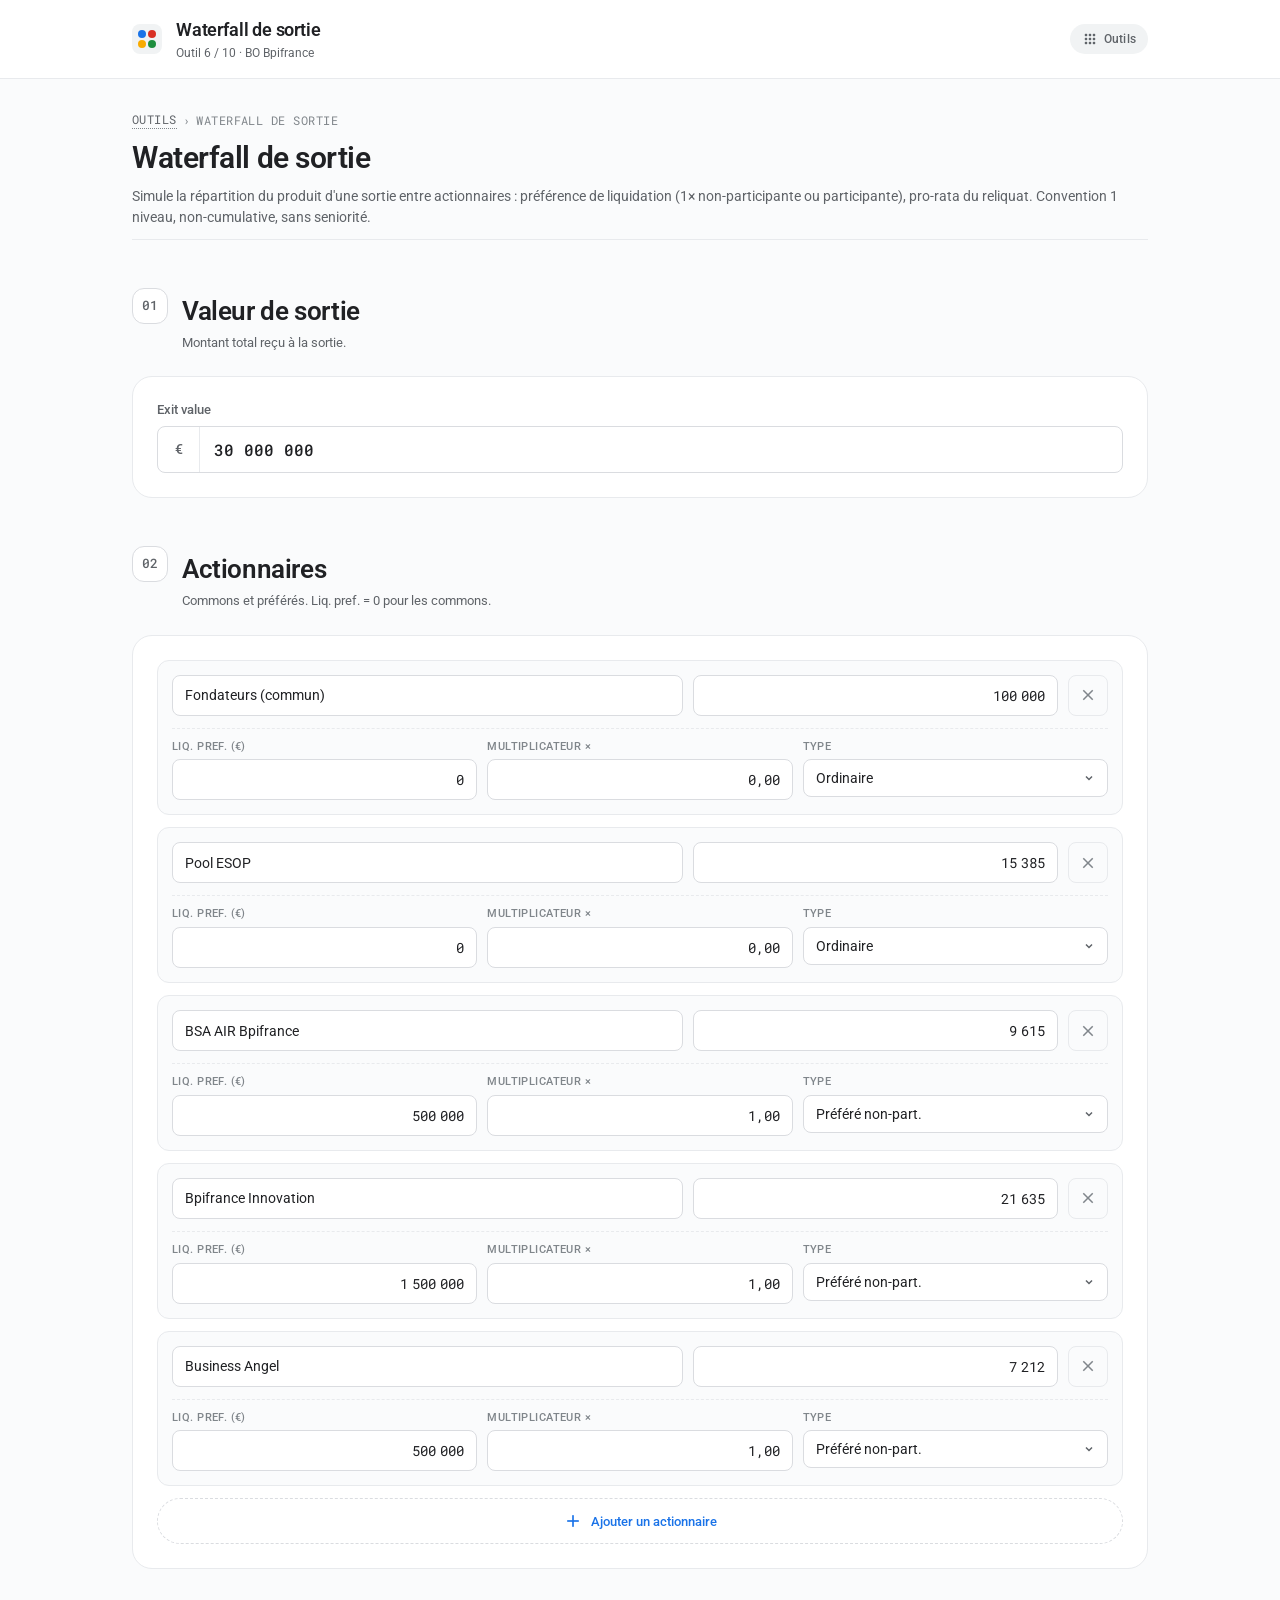
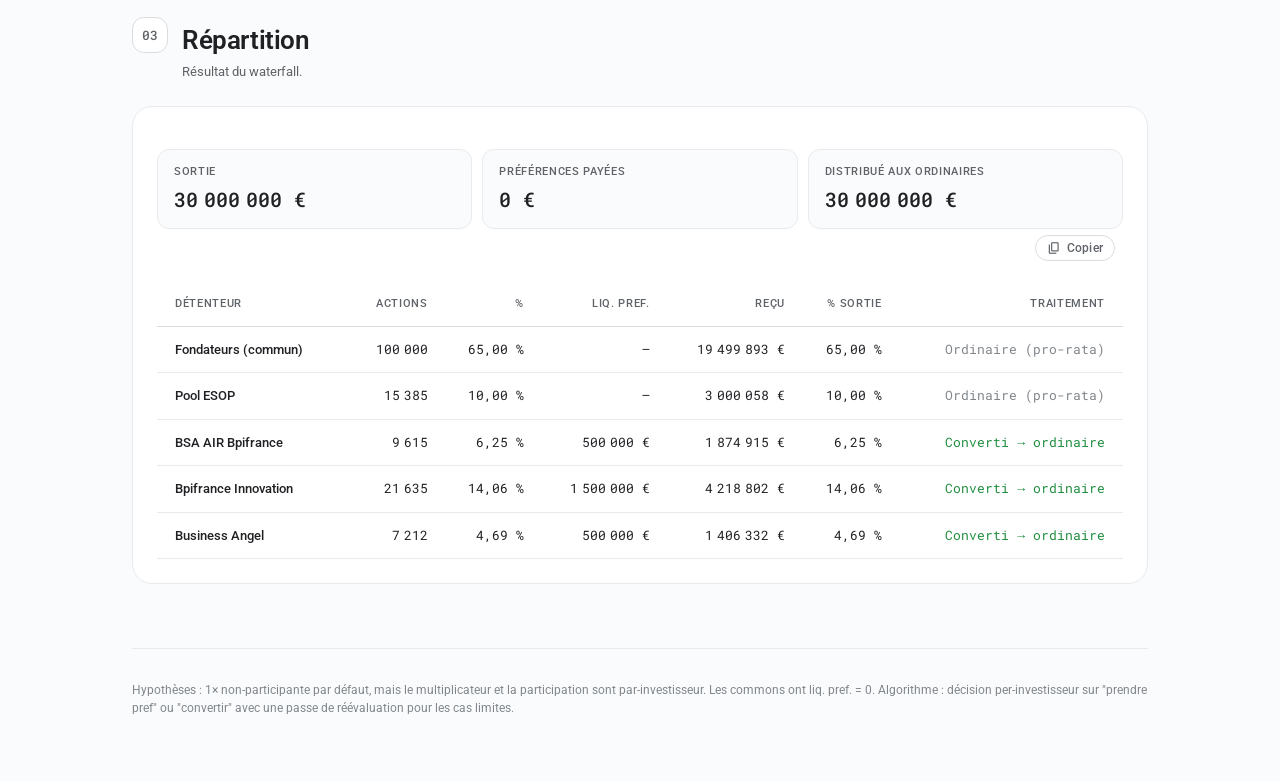
<file: waterfall.html>
<!DOCTYPE html>
<html lang="fr">
<head>
<meta charset="UTF-8">
<meta name="viewport" content="width=device-width, initial-scale=1.0">
<title>Waterfall de sortie · Augmentation de Capital</title>
<link rel="preconnect" href="https://fonts.googleapis.com">
<link rel="preconnect" href="https://fonts.gstatic.com" crossorigin>
<link href="https://fonts.googleapis.com/css2?family=Google+Sans:wght@400;500;600;700&family=Roboto:wght@400;500;600&family=Roboto+Mono:wght@400;500&display=swap" rel="stylesheet">
<link href="https://fonts.googleapis.com/icon?family=Material+Symbols+Outlined" rel="stylesheet">
<link rel="stylesheet" href="styles.css">
</head>
<body>

<header class="app-bar">
  <div class="app-bar-inner">
    <a class="brand" href="index.html">
      <span class="logo-mark" aria-hidden="true">
        <span class="logo-dot dot-blue"></span><span class="logo-dot dot-red"></span>
        <span class="logo-dot dot-yellow"></span><span class="logo-dot dot-green"></span>
      </span>
      <div class="brand-text">
        <h1>Waterfall de sortie</h1>
        <span class="brand-sub">Outil 6 / 10 · BO Bpifrance</span>
      </div>
    </a>
    <a href="index.html" class="nav-back" title="Tous les outils">
      <span class="material-symbols-outlined">apps</span><span>Outils</span>
    </a>
  </div>
</header>

<main class="wrap">

  <div class="tool-page-head">
    <span class="crumb"><a href="index.html">Outils</a> <span>›</span> <span>Waterfall de sortie</span></span>
    <h2>Waterfall de sortie</h2>
    <p class="tool-desc">Simule la répartition du produit d'une sortie entre actionnaires : préférence de liquidation (1× non-participante ou participante), pro-rata du reliquat. Convention 1 niveau, non-cumulative, sans seniorité.</p>
  </div>

  <section class="section">
    <header class="section-head">
      <span class="section-num">01</span>
      <div><h2>Valeur de sortie</h2><p>Montant total reçu à la sortie.</p></div>
    </header>
    <div class="section-body">
      <div class="tf">
        <label for="exit"><span>Exit value</span></label>
        <div class="tf-input"><span class="tf-prefix">€</span>
          <input type="text" id="exit" value="30 000 000" inputmode="decimal" autocomplete="off">
        </div>
      </div>
    </div>
  </section>

  <section class="section">
    <header class="section-head">
      <span class="section-num">02</span>
      <div><h2>Actionnaires</h2><p>Commons et préférés. Liq. pref. = 0 pour les commons.</p></div>
    </header>
    <div class="section-body">
      <div class="row-list" id="holderList"></div>
      <button class="btn-ghost" id="addHolder">
        <span class="material-symbols-outlined">add</span><span>Ajouter un actionnaire</span>
      </button>
    </div>
  </section>

  <section class="section">
    <header class="section-head">
      <span class="section-num">03</span>
      <div><h2>Répartition</h2><p>Résultat du waterfall.</p></div>
    </header>
    <div class="section-body">
      <div class="waterfall-summary" id="wfSummary"></div>
      <div class="cap-body">
        <div class="table-tools">
          <button class="btn-copy" id="copyBtn"><span class="material-symbols-outlined">content_copy</span><span>Copier</span></button>
        </div>
        <table class="cap waterfall" id="wfTable">
          <thead>
            <tr>
              <th>Détenteur</th>
              <th>Actions</th>
              <th>%</th>
              <th>Liq. pref.</th>
              <th>Reçu</th>
              <th>% sortie</th>
              <th>Traitement</th>
            </tr>
          </thead>
          <tbody id="wfBody"></tbody>
        </table>
      </div>
    </div>
  </section>

  <footer class="page-foot">
    <div class="foot-text">
      <p class="muted">Hypothèses : 1× non-participante par défaut, mais le multiplicateur et la participation sont par-investisseur. Les commons ont liq. pref. = 0. Algorithme : décision per-investisseur sur "prendre pref" ou "convertir" avec une passe de réévaluation pour les cas limites.</p>
    </div>
  </footer>
</main>

<script src="shared.js"></script>
<script>
const $ = id => document.getElementById(id);
const list = $('holderList');

let holders = [
  { name: 'Fondateurs (commun)', shares: 100000, liqPref: 0, mult: 0, part: 'common' },
  { name: 'Pool ESOP',           shares:  15385, liqPref: 0, mult: 0, part: 'common' },
  { name: 'BSA AIR Bpifrance',   shares:   9615, liqPref: 500000, mult: 1, part: 'non-participating' },
  { name: 'Bpifrance Innovation',shares:  21635, liqPref: 1500000, mult: 1, part: 'non-participating' },
  { name: 'Business Angel',      shares:   7212, liqPref: 500000, mult: 1, part: 'non-participating' },
];

function renderRows() {
  list.innerHTML = '';
  holders.forEach((h, i) => {
    const card = document.createElement('div');
    card.className = 'row-card';
    card.innerHTML = `
      <div class="row-main">
        <input type="text" class="name" placeholder="Nom" value="${escapeHtml(h.name)}">
        <input type="text" class="amount numeric" placeholder="Actions" value="${fmtNum(h.shares,0)}" inputmode="decimal">
        <button class="del" aria-label="Supprimer"><span class="material-symbols-outlined" style="font-size:18px">close</span></button>
      </div>
      <div class="row-extra row-extra-3">
        <div class="mini"><label><span>Liq. pref. (€)</span></label>
          <input type="text" class="liqPref numeric" value="${fmtNum(h.liqPref,0)}" inputmode="decimal"></div>
        <div class="mini"><label><span>Multiplicateur ×</span></label>
          <input type="text" class="mult numeric" value="${fmtNum(h.mult,2)}" inputmode="decimal"></div>
        <div class="mini"><label><span>Type</span></label>
          <select class="part">
            <option value="common" ${h.part==='common'?'selected':''}>Ordinaire</option>
            <option value="non-participating" ${h.part==='non-participating'?'selected':''}>Préféré non-part.</option>
            <option value="participating" ${h.part==='participating'?'selected':''}>Préféré participant</option>
          </select>
        </div>
      </div>
    `;
    card.querySelector('.name').addEventListener('input', e => { holders[i].name = e.target.value; compute(); });
    const sh = card.querySelector('.amount');
    sh.addEventListener('input', e => { holders[i].shares = parseNum(e.target.value); compute(); });
    sh.addEventListener('blur', e => { e.target.value = fmtNum(holders[i].shares, 0); });
    const lp = card.querySelector('.liqPref');
    lp.addEventListener('input', e => { holders[i].liqPref = parseNum(e.target.value); compute(); });
    lp.addEventListener('blur', e => { e.target.value = fmtNum(holders[i].liqPref, 0); });
    const mu = card.querySelector('.mult');
    mu.addEventListener('input', e => { holders[i].mult = parseNum(e.target.value); compute(); });
    mu.addEventListener('blur', e => { e.target.value = fmtNum(holders[i].mult, 2); });
    card.querySelector('.part').addEventListener('change', e => { holders[i].part = e.target.value; compute(); });
    card.querySelector('.del').addEventListener('click', () => { holders.splice(i, 1); renderRows(); compute(); });
    list.appendChild(card);
  });
}
$('addHolder').addEventListener('click', () => {
  holders.push({ name: 'Nouvel actionnaire', shares: 0, liqPref: 0, mult: 1, part: 'non-participating' });
  renderRows(); compute();
});
$('exit').addEventListener('input', compute);
$('exit').addEventListener('blur', e => { e.target.value = fmtNum(parseNum(e.target.value), 0); });

function compute() {
  const exitValue = Math.max(0, parseNum($('exit').value));
  const totalShares = holders.reduce((s, h) => s + h.shares, 0);

  const work = holders.map(h => ({
    ...h,
    pref: (h.part !== 'common' ? h.liqPref * (h.mult || 1) : 0),
    payout: 0,
    payoutPct: 0,
    treatment: '—',
    takingPref: false,
  }));

  if (exitValue > 0 && totalShares > 0) {
    work.forEach(h => {
      if (h.part === 'participating') h._take = h.pref > 0;
      else if (h.part === 'non-participating') h._take = h.pref > (h.shares / totalShares) * exitValue;
      else h._take = false;
    });
    // One safety re-check pass
    for (let pass = 0; pass < 2; pass++) {
      const conv = work.reduce((s, h) => s + ((!h._take || h.part==='participating') ? h.shares : 0), 0);
      let stable = true;
      work.forEach(h => {
        if (h.part !== 'non-participating') return;
        const lprefTaken = work.reduce((s, x) => s + (x !== h && x._take ? x.pref : 0), 0);
        const remainder = Math.max(0, exitValue - lprefTaken);
        const cs = conv + (h._take ? h.shares : 0);
        const proRata = cs > 0 ? (h.shares / cs) * remainder : 0;
        const nd = h.pref > proRata;
        if (nd !== h._take) { h._take = nd; stable = false; }
      });
      if (stable) break;
    }
    const lprefTotal = work.reduce((s, h) => s + (h._take ? h.pref : 0), 0);
    if (lprefTotal >= exitValue) {
      work.forEach(h => {
        h.payout = h._take ? (h.pref / lprefTotal) * exitValue : 0;
        h.takingPref = h._take;
        h.treatment = h._take ? 'Liq. pref. (pro-rata)' : 'Ordinaire';
      });
    } else {
      const remainder = exitValue - lprefTotal;
      const pool = work.filter(h => !h._take || h.part === 'participating');
      const poolShares = pool.reduce((s, h) => s + h.shares, 0);
      work.forEach(h => {
        let p = h._take ? h.pref : 0;
        if ((!h._take || h.part === 'participating') && poolShares > 0) {
          p += (h.shares / poolShares) * remainder;
        }
        h.payout = p;
        h.takingPref = h._take;
        if (h.part === 'common') h.treatment = 'Ordinaire (pro-rata)';
        else if (h.part === 'participating' && h._take) h.treatment = 'Pref. + pro-rata';
        else if (h._take) h.treatment = 'Liq. pref.';
        else h.treatment = 'Converti → ordinaire';
      });
    }
    work.forEach(h => { h.payoutPct = exitValue > 0 ? h.payout / exitValue : 0; });
  }

  // Summary
  const prefPaid = work.reduce((s, h) => s + (h.takingPref ? Math.min(h.payout, h.pref) : 0), 0);
  const commonDist = work.reduce((s, h) => s + (h.takingPref ? Math.max(0, h.payout - h.pref) : h.payout), 0);
  $('wfSummary').innerHTML = `
    <div class="wf-stat"><span class="k">Sortie</span><span class="v">${fmtMoney(exitValue, 0)}</span></div>
    <div class="wf-stat"><span class="k">Préférences payées</span><span class="v">${fmtMoney(prefPaid, 0)}</span></div>
    <div class="wf-stat"><span class="k">Distribué aux ordinaires</span><span class="v">${fmtMoney(commonDist, 0)}</span></div>
  `;

  const body = $('wfBody');
  body.innerHTML = '';
  work.forEach(h => {
    const pct = totalShares > 0 ? h.shares / totalShares : 0;
    const trClass = h.takingPref ? 'treat-pref' : (h.part === 'non-participating' ? 'treat-convert' : 'treat-common');
    body.insertAdjacentHTML('beforeend', `
      <tr class="${trClass}">
        <td>${escapeHtml(h.name)}</td>
        <td>${fmtNum(h.shares, 0)}</td>
        <td>${fmtPct(pct, 2)}</td>
        <td>${h.pref > 0 ? fmtMoney(h.pref, 0) : '—'}</td>
        <td>${fmtMoney(h.payout, 0)}</td>
        <td>${fmtPct(h.payoutPct, 2)}</td>
        <td>${escapeHtml(h.treatment)}</td>
      </tr>
    `);
  });
}

$('copyBtn').addEventListener('click', async () => {
  const tbl = $('wfTable');
  const tsv = Array.from(tbl.querySelectorAll('tr')).map(r =>
    Array.from(r.querySelectorAll('th,td')).map(c => c.textContent.replace(/\s+/g, ' ').trim()).join('\t')
  ).join('\n');
  try { await navigator.clipboard.writeText(tsv); } catch {}
  const btn = $('copyBtn');
  btn.classList.add('done');
  btn.querySelector('span:last-child').textContent = 'Copié';
  setTimeout(() => { btn.classList.remove('done'); btn.querySelector('span:last-child').textContent = 'Copier'; }, 1400);
});

renderRows();
compute();
</script>
</body>
</html>
</file>
<file: styles.css>
/* ─── Design tokens ──────────────────────────────────────── */
:root {
  --bg:           #fafbfc;
  --surface:      #ffffff;
  --surface-2:    #f1f3f4;
  --on-surface:   #202124;
  --on-surface-2: #5f6368;
  --on-surface-3: #80868b;
  --outline:      #dadce0;
  --outline-soft: #e8eaed;

  --primary:      #1a73e8;
  --primary-hov:  #1557b0;
  --primary-soft: #e8f0fe;
  --primary-ink:  #174ea6;

  --red:          #d93025;
  --red-soft:     #fce8e6;
  --yellow:       #f9ab00;
  --yellow-soft:  #fef7e0;
  --green:        #1e8e3e;
  --green-soft:   #e6f4ea;
  --purple:       #9334e6;
  --purple-soft:  #f3e8fd;

  --warn-bg:      #fef7e0;
  --warn-ink:     #b06000;

  --radius-sm:    8px;
  --radius:       12px;
  --radius-lg:    20px;
  --radius-pill:  9999px;

  --elev-1: 0 1px 2px 0 rgba(60,64,67,.30), 0 1px 3px 1px rgba(60,64,67,.15);
  --elev-2: 0 1px 2px 0 rgba(60,64,67,.30), 0 2px 6px 2px rgba(60,64,67,.15);
  --elev-3: 0 4px 8px 3px rgba(60,64,67,.15), 0 1px 3px 0 rgba(60,64,67,.30);

  --max-width: 1080px;
  --pad-side:  32px;

  --font-sans: 'Google Sans', 'Roboto', system-ui, -apple-system, sans-serif;
  --font-mono: 'Roboto Mono', ui-monospace, SFMono-Regular, Menlo, monospace;
}

* { box-sizing: border-box; }
html, body { margin: 0; padding: 0; }

body {
  background: var(--bg);
  color: var(--on-surface);
  font-family: var(--font-sans);
  font-size: 14px;
  line-height: 1.5;
  min-height: 100vh;
  -webkit-font-smoothing: antialiased;
  text-rendering: optimizeLegibility;
}

.material-symbols-outlined {
  font-variation-settings: 'FILL' 0, 'wght' 400, 'GRAD' 0, 'opsz' 24;
  font-size: 20px;
  line-height: 1;
  user-select: none;
}

/* ═══ App bar ════════════════════════════════════════════ */
.app-bar {
  background: var(--surface);
  border-bottom: 1px solid var(--outline-soft);
  position: sticky; top: 0; z-index: 20;
}
.app-bar-inner {
  max-width: var(--max-width);
  margin: 0 auto;
  padding: 14px var(--pad-side);
  display: flex; align-items: center; justify-content: space-between;
  gap: 24px; flex-wrap: wrap;
}
.brand {
  display: flex; align-items: center; gap: 14px;
  text-decoration: none; color: inherit;
  border-radius: var(--radius-sm);
  padding: 2px 6px; margin-left: -6px;
  transition: background .15s;
}
a.brand { cursor: pointer; }
a.brand:hover { background: var(--surface-2); }
a.brand:hover .brand-text h1 { color: var(--primary-ink); }
a.brand:focus { outline: 2px solid var(--primary); outline-offset: 2px; }
.logo-mark {
  display: inline-grid;
  grid-template-columns: 8px 8px;
  grid-template-rows:    8px 8px;
  gap: 2px;
  padding: 6px; background: var(--surface-2);
  border-radius: var(--radius-sm);
}
.logo-dot { display: block; width: 8px; height: 8px; border-radius: 50%; }
.dot-blue   { background: var(--primary); }
.dot-red    { background: var(--red); }
.dot-yellow { background: var(--yellow); }
.dot-green  { background: var(--green); }

.brand-text h1 {
  margin: 0; font-size: 18px; font-weight: 600; letter-spacing: -.01em;
  color: var(--on-surface);
}
.brand-sub {
  display: block; font-size: 12px; color: var(--on-surface-2);
  margin-top: 1px;
}

.app-bar-actions { display: flex; gap: 12px; flex-wrap: wrap; }

.chip-select {
  display: inline-flex; align-items: center;
  background: var(--surface-2);
  border-radius: var(--radius-pill);
  padding: 4px;
  gap: 2px;
}
.chip-leading {
  color: var(--on-surface-2);
  padding: 0 6px 0 8px;
  font-size: 18px !important;
}
.chip-select button {
  appearance: none; border: 0; background: transparent;
  font-family: var(--font-sans); font-size: 12px; font-weight: 500;
  padding: 6px 12px; border-radius: var(--radius-pill);
  color: var(--on-surface-2); cursor: pointer;
  letter-spacing: .02em;
  transition: background .15s, color .15s;
}
.chip-select button:hover { background: rgba(60,64,67,.06); color: var(--on-surface); }
.chip-select button.on {
  background: var(--surface); color: var(--primary-ink);
  box-shadow: var(--elev-1);
}

/* ═══ Sticky compact summary bar ═════════════════════════ */
.sticky-summary {
  max-height: 0; overflow: hidden;
  background: linear-gradient(135deg, #1a73e8 0%, #4285f4 100%);
  color: #fff;
  transition: max-height .25s ease;
}
.sticky-summary.show { max-height: 56px; }
.sticky-summary-inner {
  max-width: var(--max-width);
  margin: 0 auto;
  padding: 12px var(--pad-side);
  display: flex; align-items: center; gap: 14px;
  font-size: 13px; flex-wrap: wrap;
}
.sticky-summary .ss-k {
  font-size: 11px; font-weight: 500;
  letter-spacing: .04em; text-transform: uppercase;
  opacity: .85;
}
.sticky-summary .ss-v {
  font-family: var(--font-mono); font-weight: 500;
  font-feature-settings: 'tnum'; font-size: 15px;
}
.sticky-summary .ss-sep {
  width: 1px; height: 18px; background: rgba(255,255,255,.25);
}

/* ═══ Page wrap ══════════════════════════════════════════ */
.wrap {
  max-width: var(--max-width);
  margin: 0 auto;
  padding: 0 var(--pad-side) 64px;
  display: flex; flex-direction: column;
  gap: 48px;
}
@media (max-width: 720px) {
  :root { --pad-side: 20px; }
  .wrap { gap: 32px; }
}

/* ═══ Hero block (always at top) ═════════════════════════ */
.hero-block { margin-top: 48px; }
.hero-eyebrow {
  display: flex; align-items: center; gap: 14px;
  font-size: 11.5px; font-weight: 500;
  letter-spacing: .14em; text-transform: uppercase;
  color: var(--on-surface-2);
  margin-bottom: 16px;
}
.hero-eyebrow .num {
  display: inline-grid; place-items: center;
  width: 28px; height: 28px;
  border: 1px solid var(--outline);
  border-radius: var(--radius-sm);
  font-family: var(--font-mono);
  font-size: 11px; font-weight: 500; color: var(--on-surface-2);
  background: var(--surface);
}
.hero-eyebrow::after {
  content: ""; flex: 1; height: 1px; background: var(--outline-soft);
}

.hero-card {
  background: linear-gradient(135deg, #1557b0 0%, #1a73e8 100%);
  color: #fff;
  border-radius: var(--radius-lg);
  padding: 36px 36px 32px;
  display: grid;
  grid-template-columns: minmax(0, 1.2fr) minmax(0, 1fr);
  gap: 40px;
  position: relative;
  overflow: hidden;
  box-shadow: 0 8px 24px -8px rgba(26,115,232,.30);
}
@media (max-width: 880px) {
  .hero-card { grid-template-columns: 1fr; padding: 28px 24px 28px; gap: 24px; }
}

.hero-left { display: flex; flex-direction: column; position: relative; z-index: 1; }
.hero-k {
  font-size: 12px; font-weight: 500;
  letter-spacing: .06em; text-transform: uppercase;
  opacity: .9;
}
.hero-v {
  font-family: var(--font-sans);
  font-size: clamp(40px, 6vw, 68px);
  font-weight: 500;
  letter-spacing: -.025em;
  margin-top: 6px;
  font-feature-settings: 'tnum';
  line-height: 1.02;
  word-break: break-word;
}
.hero-meta {
  display: grid;
  grid-template-columns: repeat(3, minmax(0, 1fr));
  gap: 12px 24px;
  margin-top: 22px;
  padding-top: 22px;
  border-top: 1px solid rgba(255,255,255,.18);
}
@media (max-width: 520px) { .hero-meta { grid-template-columns: 1fr; } }
.hero-meta > span {
  display: flex; flex-direction: column; gap: 2px;
  font-size: 12px;
}
.hero-meta i {
  font-style: normal;
  opacity: .82;
  font-size: 11.5px;
}
.hero-meta b {
  font-family: var(--font-mono); font-weight: 500;
  font-feature-settings: 'tnum';
  font-size: 15px; color: #fff;
  margin-top: 1px;
}

.hero-right {
  display: flex; flex-direction: column;
  position: relative; z-index: 1;
  justify-content: center;
  gap: 14px;
}
.hero-bar {
  display: flex; height: 14px;
  border-radius: var(--radius-pill);
  overflow: hidden;
  background: rgba(255,255,255,.18);
}
.hero-bar span { display: block; transition: width .35s ease; }
.hero-bar .dil-existing { background: #fff; }
.hero-bar .dil-pool     { background: var(--yellow); }
.hero-bar .dil-conv     { background: var(--purple); }
.hero-bar .dil-new      { background: var(--green); }

.hero-legend {
  display: flex; flex-wrap: wrap;
  gap: 8px 18px;
  font-size: 12px;
}
.hero-legend .leg { display: inline-flex; align-items: center; gap: 6px; opacity: .92; }
.hero-legend .leg b {
  color: #fff; font-family: var(--font-mono); font-weight: 500;
  font-feature-settings: 'tnum';
}
.hero-legend .sw { width: 10px; height: 10px; border-radius: 3px; display: inline-block; }
.hero-legend .sw-existing { background: #fff; }
.hero-legend .sw-pool     { background: var(--yellow); }
.hero-legend .sw-conv     { background: var(--purple); }
.hero-legend .sw-new      { background: var(--green); }

/* ═══ Section ════════════════════════════════════════════ */
.section { display: flex; flex-direction: column; gap: 20px; }

.section-head {
  display: flex; align-items: flex-start; gap: 14px;
  padding-bottom: 4px;
}
.section-head .head-grow { flex: 1; min-width: 0; }
.section-num {
  display: inline-grid; place-items: center;
  width: 36px; height: 36px;
  border: 1px solid var(--outline);
  background: var(--surface);
  border-radius: var(--radius);
  font-family: var(--font-mono); font-weight: 500;
  font-size: 13px; color: var(--on-surface-2);
  flex: 0 0 auto;
}
.section-head h2 {
  margin: 4px 0 2px;
  font-size: clamp(20px, 2.6vw, 26px);
  font-weight: 600;
  letter-spacing: -.015em;
  color: var(--on-surface);
}
.section-head p {
  margin: 0; font-size: 13px;
  color: var(--on-surface-2);
}

.section-body {
  background: var(--surface);
  border: 1px solid var(--outline-soft);
  border-radius: var(--radius-lg);
  padding: 24px;
}
.section-body.disabled { opacity: .42; pointer-events: none; }
@media (max-width: 720px) { .section-body { padding: 18px; } }

/* ═══ Switch (Material) ══════════════════════════════════ */
.switch {
  position: relative; display: inline-block;
  width: 40px; height: 22px;
  flex: 0 0 auto;
  margin-top: 7px;
}
.switch input { opacity: 0; width: 0; height: 0; position: absolute; }
.switch .track {
  position: absolute; cursor: pointer;
  inset: 0; background: var(--on-surface-3);
  border-radius: var(--radius-pill);
  transition: background .2s;
}
.switch .track::before {
  position: absolute; content: "";
  height: 16px; width: 16px;
  left: 3px; top: 3px;
  background: #fff; border-radius: 50%;
  transition: transform .2s;
  box-shadow: 0 1px 2px rgba(0,0,0,.25);
}
.switch input:checked + .track { background: var(--primary); }
.switch input:checked + .track::before { transform: translateX(18px); }

/* ═══ Segmented control ══════════════════════════════════ */
.seg {
  display: inline-flex;
  background: var(--surface-2);
  border-radius: var(--radius-sm);
  padding: 3px;
  gap: 2px;
  width: 100%;
}
.seg button {
  appearance: none; border: 0; background: transparent;
  flex: 1;
  font-family: var(--font-sans); font-size: 12.5px; font-weight: 500;
  padding: 9px 10px; border-radius: 6px;
  color: var(--on-surface-2); cursor: pointer;
  transition: all .15s;
}
.seg button:hover { color: var(--on-surface); }
.seg button.on {
  background: var(--surface); color: var(--primary-ink);
  box-shadow: var(--elev-1);
}

/* ═══ Slider ═════════════════════════════════════════════ */
.slider {
  width: 100%;
  -webkit-appearance: none; appearance: none;
  background: transparent;
  margin: 14px 0 4px;
  height: 20px;
}
.slider::-webkit-slider-runnable-track {
  height: 4px; border-radius: var(--radius-pill);
  background: linear-gradient(to right, var(--primary) 0%, var(--primary) var(--val, 0%), var(--outline-soft) var(--val, 0%), var(--outline-soft) 100%);
}
.slider::-moz-range-track {
  height: 4px; border-radius: var(--radius-pill);
  background: var(--outline-soft);
}
.slider::-moz-range-progress {
  height: 4px; border-radius: var(--radius-pill);
  background: var(--primary);
}
.slider::-webkit-slider-thumb {
  -webkit-appearance: none; appearance: none;
  width: 18px; height: 18px; margin-top: -7px;
  border-radius: 50%; background: var(--primary);
  border: 0; cursor: pointer;
  box-shadow: 0 0 0 0 rgba(26,115,232,0); transition: box-shadow .15s;
}
.slider::-webkit-slider-thumb:hover { box-shadow: 0 0 0 10px rgba(26,115,232,.12); }
.slider::-moz-range-thumb {
  width: 18px; height: 18px;
  border-radius: 50%; background: var(--primary);
  border: 0; cursor: pointer;
}

/* ═══ Text field (Google outlined) ═══════════════════════ */
.tf { display: flex; flex-direction: column; gap: 6px; }
.tf label {
  display: flex; align-items: center; gap: 6px;
  font-size: 12.5px; font-weight: 500;
  color: var(--on-surface-2);
}

/* ═══ Help tooltip (?) ═══════════════════════════════════ */
.help-btn {
  display: inline-grid; place-items: center;
  flex: 0 0 auto;
  width: 16px; height: 16px;
  border-radius: 50%;
  border: 1px solid var(--outline);
  background: var(--surface);
  color: var(--on-surface-2);
  font-family: var(--font-sans);
  font-size: 10px; font-weight: 600;
  cursor: help;
  padding: 0;
  vertical-align: middle;
  position: relative;
  transition: all .15s;
  -webkit-tap-highlight-color: transparent;
}
.help-btn:hover, .help-btn:focus {
  background: var(--primary-soft); color: var(--primary-ink); border-color: var(--primary);
  outline: none;
}
.help-btn::after {
  content: attr(data-tip);
  position: absolute;
  bottom: calc(100% + 8px);
  left: 50%;
  transform: translateX(-50%);
  width: 280px;
  max-width: min(280px, 80vw);
  background: var(--on-surface);
  color: #fff;
  padding: 10px 12px;
  border-radius: 8px;
  font-size: 12px;
  line-height: 1.5;
  font-weight: 400;
  font-family: var(--font-sans);
  text-transform: none;
  letter-spacing: 0;
  white-space: normal;
  text-align: left;
  z-index: 100;
  pointer-events: none;
  opacity: 0;
  visibility: hidden;
  transition: opacity .15s, visibility .15s;
  box-shadow: 0 6px 18px rgba(0,0,0,.18);
}
.help-btn::before {
  content: "";
  position: absolute;
  bottom: calc(100% + 2px);
  left: 50%;
  transform: translateX(-50%);
  border: 6px solid transparent;
  border-top-color: var(--on-surface);
  opacity: 0;
  visibility: hidden;
  transition: opacity .15s, visibility .15s;
  z-index: 100;
  pointer-events: none;
}
.help-btn:hover::after, .help-btn:focus::after,
.help-btn:hover::before, .help-btn:focus::before {
  opacity: 1; visibility: visible;
}

.tf-input {
  display: flex; align-items: stretch;
  background: var(--surface);
  border: 1px solid var(--outline);
  border-radius: var(--radius-sm);
  transition: border-color .15s, box-shadow .15s;
}
.tf-input:hover { border-color: var(--on-surface-3); }
.tf-input:focus-within {
  border-color: var(--primary);
  box-shadow: 0 0 0 3px rgba(26,115,232,.18);
}
.tf-prefix {
  width: 42px; display: grid; place-items: center;
  font-family: var(--font-sans); font-size: 14px; font-weight: 500;
  color: var(--on-surface-2);
  border-right: 1px solid var(--outline-soft);
}
.tf-input input {
  flex: 1; min-width: 0;
  appearance: none; border: 0; outline: none; background: transparent;
  padding: 12px 14px;
  font-family: var(--font-mono); font-size: 16px; font-weight: 500;
  color: var(--on-surface);
  font-feature-settings: 'tnum';
}
.tf-input input::placeholder { color: var(--on-surface-3); }
.tf-helper {
  font-size: 11.5px;
  color: var(--on-surface-3);
}

.row2 { display: grid; grid-template-columns: 1fr 1fr; gap: 18px; }
.row3 { display: grid; grid-template-columns: 1fr 1fr 1fr; gap: 18px; }
.row4 { display: grid; grid-template-columns: 1fr 1fr 1fr 1fr; gap: 18px; }
@media (max-width: 960px) {
  .row4 { grid-template-columns: 1fr 1fr; }
}
@media (max-width: 720px) {
  .row3 { grid-template-columns: 1fr; }
  .row2 { grid-template-columns: 1fr; }
  .row4 { grid-template-columns: 1fr; }
}

/* ═══ Scenario pick (Base / Bull / Bear) ════════════════ */
.scenario-pick {
  display: inline-flex; align-items: center;
  background: var(--surface-2);
  border-radius: var(--radius-pill);
  padding: 4px;
  gap: 2px;
  flex: 0 0 auto;
  margin-top: 4px;
}
.scenario-pick button {
  appearance: none; border: 0; background: transparent;
  font-family: var(--font-sans); font-size: 12px; font-weight: 500;
  padding: 6px 14px; border-radius: var(--radius-pill);
  color: var(--on-surface-2); cursor: pointer;
  letter-spacing: .02em;
  transition: background .15s, color .15s;
}
.scenario-pick button:hover { background: rgba(60,64,67,.06); color: var(--on-surface); }
.scenario-pick button.on {
  background: var(--surface); color: var(--primary-ink);
  box-shadow: var(--elev-1);
}
.scenario-pick button[data-sc="bull"].on { color: var(--green); }
.scenario-pick button[data-sc="bear"].on { color: var(--red); }

/* ═══ Row list (holders / investors / converts) ══════════ */
.row-list { display: flex; flex-direction: column; gap: 12px; }

.row-card {
  background: var(--bg);
  border: 1px solid var(--outline-soft);
  border-radius: var(--radius);
  padding: 14px;
  display: flex; flex-direction: column;
  gap: 12px;
  transition: border-color .15s, box-shadow .15s;
}
.row-card:hover { border-color: var(--outline); background: var(--surface); }
.row-card:focus-within { border-color: var(--primary); background: var(--surface); box-shadow: 0 0 0 3px rgba(26,115,232,.10); }

.row-main {
  display: grid;
  grid-template-columns: 1.4fr 1fr 40px;
  gap: 10px;
}
.row-extra {
  display: grid;
  gap: 10px;
  padding-top: 10px;
  border-top: 1px dashed var(--outline-soft);
}
.row-extra.row-extra-2 { grid-template-columns: 1fr 1fr; }
.row-extra.row-extra-3 { grid-template-columns: 1fr 1fr 1fr; }

@media (max-width: 640px) {
  .row-main { grid-template-columns: 1fr 1fr 40px; }
  .row-extra { grid-template-columns: 1fr !important; }
}

.row-card .mini { display: flex; flex-direction: column; gap: 5px; }
.row-card .mini label {
  display: flex; align-items: center; gap: 4px;
  font-size: 10.5px; font-weight: 500;
  letter-spacing: .04em; text-transform: uppercase;
  color: var(--on-surface-3);
}

.row-card input, .row-card select {
  appearance: none; border: 1px solid var(--outline);
  background: var(--surface);
  padding: 10px 12px;
  border-radius: var(--radius-sm);
  font-family: var(--font-sans); font-size: 14px;
  color: var(--on-surface); outline: none;
  transition: border-color .15s, box-shadow .15s;
  min-width: 0;
  width: 100%;
}
.row-card input.amount, .row-card input.numeric {
  font-family: var(--font-mono); text-align: right;
  font-feature-settings: 'tnum';
}
.row-card input:hover, .row-card select:hover { border-color: var(--on-surface-3); }
.row-card input:focus, .row-card select:focus {
  border-color: var(--primary);
  box-shadow: 0 0 0 3px rgba(26,115,232,.18);
}
.row-card select {
  background-image: url("data:image/svg+xml;utf8,<svg xmlns='http://www.w3.org/2000/svg' width='12' height='12' viewBox='0 0 12 12'><path d='M3 4.5l3 3 3-3' fill='none' stroke='%235f6368' stroke-width='1.5'/></svg>");
  background-repeat: no-repeat;
  background-position: right 12px center;
  padding-right: 30px;
}

/* Standalone dropdown for tool pages (pool, oc, split etc.) — matches .tf-input visual */
.head-mini-select {
  appearance: none;
  width: 100%;
  padding: 12px 32px 12px 14px;
  border: 1px solid var(--outline);
  background: var(--surface) url("data:image/svg+xml;utf8,<svg xmlns='http://www.w3.org/2000/svg' width='12' height='12' viewBox='0 0 12 12'><path d='M3 4.5l3 3 3-3' fill='none' stroke='%235f6368' stroke-width='1.5'/></svg>") no-repeat right 12px center;
  border-radius: var(--radius-sm);
  font-family: var(--font-mono); font-size: 15px; font-weight: 500;
  color: var(--on-surface); outline: none; cursor: pointer;
  transition: border-color .15s, box-shadow .15s;
}
.head-mini-select:hover { border-color: var(--on-surface-3); }
.head-mini-select:focus {
  border-color: var(--primary);
  box-shadow: 0 0 0 3px rgba(26,115,232,.18);
}

.row-card button.del {
  appearance: none; background: transparent;
  border: 1px solid var(--outline-soft);
  border-radius: var(--radius-sm);
  display: grid; place-items: center;
  cursor: pointer; color: var(--on-surface-3);
  transition: all .15s;
}
.row-card button.del:hover {
  color: var(--red); border-color: var(--red);
  background: var(--red-soft);
}

/* ═══ Buttons ════════════════════════════════════════════ */
.btn-ghost, .btn-outline, .btn-filled {
  appearance: none; cursor: pointer;
  display: inline-flex; align-items: center; gap: 8px;
  font-family: var(--font-sans); font-size: 13px; font-weight: 500;
  padding: 10px 18px; border-radius: var(--radius-pill);
  transition: all .15s;
  line-height: 1;
}
.btn-ghost {
  background: transparent;
  border: 1px dashed var(--outline);
  color: var(--primary);
  width: 100%;
  justify-content: center;
  margin-top: 12px;
  padding: 12px 16px;
}
.btn-ghost:hover {
  background: var(--primary-soft);
  border-style: solid; border-color: var(--primary);
}
.btn-outline {
  background: var(--surface); color: var(--primary);
  border: 1px solid var(--outline);
}
.btn-outline:hover {
  background: var(--primary-soft); border-color: var(--primary);
}
.btn-filled {
  background: var(--primary); color: #fff; border: 1px solid var(--primary);
  box-shadow: var(--elev-1);
}
.btn-filled:hover {
  background: var(--primary-hov); border-color: var(--primary-hov);
  box-shadow: var(--elev-2);
}

/* ═══ Alerts ═════════════════════════════════════════════ */
.alerts { display: flex; flex-direction: column; gap: 10px; }
.alert {
  display: flex; align-items: center; gap: 10px;
  padding: 12px 16px;
  background: var(--warn-bg);
  color: var(--warn-ink);
  border-radius: var(--radius);
  font-size: 13px;
  border: 1px solid #fcd980;
}
.alert .material-symbols-outlined { color: inherit; font-size: 20px !important; }

/* ═══ Stat grid ══════════════════════════════════════════ */
.stat-grid {
  display: grid;
  grid-template-columns: repeat(4, minmax(0, 1fr));
  gap: 14px;
}
@media (max-width: 880px) { .stat-grid { grid-template-columns: 1fr 1fr; } }
@media (max-width: 520px) { .stat-grid { grid-template-columns: 1fr; } }

.stat {
  background: var(--bg);
  border: 1px solid var(--outline-soft);
  border-radius: var(--radius);
  padding: 18px 20px;
  display: flex; flex-direction: column;
  min-height: 124px;
  transition: border-color .15s, box-shadow .15s;
}
.stat:hover { border-color: var(--outline); background: var(--surface); box-shadow: var(--elev-1); }
.stat .k {
  font-size: 11px; font-weight: 500;
  letter-spacing: .06em; text-transform: uppercase;
  color: var(--on-surface-2);
}
.stat .v {
  font-family: var(--font-sans);
  font-size: 28px; font-weight: 500;
  letter-spacing: -.01em;
  color: var(--on-surface);
  margin-top: 10px;
  font-feature-settings: 'tnum';
  word-break: break-word;
}
.stat .sub {
  font-size: 11.5px; color: var(--on-surface-3);
  margin-top: 4px;
}

.dilution-foot {
  margin-top: 18px;
  padding-top: 16px;
  border-top: 1px solid var(--outline-soft);
  font-size: 12.5px;
  color: var(--on-surface-2);
  font-family: var(--font-mono);
  font-feature-settings: 'tnum';
  line-height: 1.6;
}

/* ═══ Cap table ══════════════════════════════════════════ */
.cap-body { padding: 0; overflow-x: auto; }
.section-body.cap-body { padding: 8px 8px 14px; }
table.cap {
  width: 100%;
  border-collapse: collapse;
  font-size: 13px;
  min-width: 640px;
}
table.cap th, table.cap td {
  text-align: right;
  padding: 13px 12px;
  font-family: var(--font-mono);
  font-feature-settings: 'tnum';
  white-space: nowrap;
}
table.cap th {
  font-family: var(--font-sans); font-weight: 500;
  color: var(--on-surface-2);
  font-size: 11px; letter-spacing: .06em; text-transform: uppercase;
  border-bottom: 1px solid var(--outline);
}
table.cap td {
  border-bottom: 1px solid var(--outline-soft);
}
table.cap th:first-child, table.cap td:first-child {
  text-align: left;
  font-family: var(--font-sans);
  font-weight: 500;
  white-space: normal;
  padding-left: 18px;
}
table.cap th:last-child, table.cap td:last-child { padding-right: 18px; }
table.cap tr:hover td { background: var(--surface-2); }
table.cap tr.total td {
  border-top: 2px solid var(--on-surface);
  border-bottom: 0;
  font-weight: 600;
  color: var(--on-surface);
  padding-top: 16px;
}
table.cap .bar-cell { padding: 4px 18px 4px 10px; width: 140px; }
.bar {
  height: 6px; background: var(--outline-soft);
  border-radius: var(--radius-pill);
  position: relative; min-width: 80px; overflow: hidden;
}
.bar > span {
  position: absolute; left: 0; top: 0; bottom: 0;
  border-radius: var(--radius-pill);
  transition: width .25s ease;
}
.bar.b-blue   > span { background: var(--primary); }
.bar.b-yellow > span { background: var(--yellow); }
.bar.b-green  > span { background: var(--green); }
.bar.b-purple > span { background: var(--purple); }

/* ═══ Class tag chips ═══════════════════════════════════ */
.tag {
  display: inline-block;
  font-size: 10.5px; font-weight: 500;
  padding: 2px 8px; border-radius: var(--radius-pill);
  margin-left: 6px;
  font-family: var(--font-sans);
  letter-spacing: .02em;
  vertical-align: middle;
}
.tag-common { background: var(--primary-soft); color: var(--primary-ink); }
.tag-pool   { background: var(--yellow-soft); color: var(--warn-ink); }
.tag-conv   { background: var(--purple-soft); color: var(--purple); }
.tag-pref   { background: var(--green-soft);  color: var(--green); }

/* ═══ Waterfall ══════════════════════════════════════════ */
.waterfall-summary {
  display: grid;
  grid-template-columns: 1fr 1fr 1fr;
  gap: 10px;
  margin: 18px 0 6px;
}
@media (max-width: 640px) { .waterfall-summary { grid-template-columns: 1fr; } }
.wf-stat {
  background: var(--bg);
  border: 1px solid var(--outline-soft);
  border-radius: var(--radius);
  padding: 14px 16px;
  display: flex; flex-direction: column;
}
.wf-stat .k {
  font-size: 11px; font-weight: 500;
  letter-spacing: .06em; text-transform: uppercase;
  color: var(--on-surface-2);
}
.wf-stat .v {
  font-family: var(--font-mono);
  font-feature-settings: 'tnum';
  font-size: 20px; font-weight: 500;
  color: var(--on-surface);
  margin-top: 4px;
}

table.waterfall { margin-top: 14px; }
table.waterfall tr.treat-pref td:last-child { color: var(--primary-ink); }
table.waterfall tr.treat-convert td:last-child { color: var(--green); }
table.waterfall tr.treat-common td:last-child { color: var(--on-surface-3); }

/* ═══ Copy-to-clipboard buttons ══════════════════════════ */
.table-tools {
  display: flex; justify-content: flex-end;
  padding: 0 8px 8px;
}
.acc-block-head {
  display: flex; justify-content: space-between; align-items: center;
  gap: 12px; margin-bottom: 10px;
}
.btn-copy {
  appearance: none; cursor: pointer;
  display: inline-flex; align-items: center; gap: 6px;
  font-family: var(--font-sans); font-size: 11.5px; font-weight: 500;
  padding: 5px 11px; border-radius: var(--radius-pill);
  background: var(--surface); color: var(--on-surface-2);
  border: 1px solid var(--outline);
  transition: all .15s;
  line-height: 1;
  letter-spacing: .02em;
}
.btn-copy:hover {
  background: var(--primary-soft); color: var(--primary-ink);
  border-color: var(--primary);
}
.btn-copy .material-symbols-outlined { font-size: 14px !important; }
.btn-copy.done {
  background: var(--green-soft); color: var(--green); border-color: var(--green);
}

/* ═══ Accounting & bilan ═════════════════════════════════ */
.acc-body { display: flex; flex-direction: column; gap: 24px; }
.acc-block-title {
  font-size: 12px; font-weight: 600;
  letter-spacing: .06em; text-transform: uppercase;
  color: var(--on-surface-2);
  margin-bottom: 10px;
}
.acc-table-wrap { overflow-x: auto; }
table.acc {
  width: 100%; border-collapse: collapse;
  font-size: 13px;
  min-width: 520px;
}
table.acc th, table.acc td {
  padding: 11px 12px;
  text-align: right;
  font-family: var(--font-mono);
  font-feature-settings: 'tnum';
  white-space: nowrap;
}
table.acc th {
  font-family: var(--font-sans); font-weight: 500;
  color: var(--on-surface-2);
  font-size: 11px; letter-spacing: .06em; text-transform: uppercase;
  border-bottom: 1px solid var(--outline);
}
table.acc td { border-bottom: 1px solid var(--outline-soft); }
table.acc th:first-child, table.acc td:first-child {
  text-align: left;
  font-family: var(--font-mono);
  font-weight: 500;
  color: var(--on-surface);
}
table.acc td.label-col {
  font-family: var(--font-sans);
  font-weight: 400;
  color: var(--on-surface-2);
  text-align: left;
}
table.acc tr.credit td:first-child { padding-left: 28px; color: var(--on-surface-2); }
table.acc tr.subtotal td {
  border-top: 2px solid var(--on-surface);
  border-bottom: 0;
  font-weight: 600;
  color: var(--on-surface);
  padding-top: 14px;
}
.acc-note {
  margin: 8px 0 0;
  font-size: 12px;
  color: var(--on-surface-3);
  line-height: 1.5;
}
table.acc.bilan tr.bilan-delta td:not(:first-child):not(.label-col) {
  color: var(--primary-ink);
  font-weight: 500;
}

/* ═══ Conversion detail (inline in conv row) ═════════════ */
.conv-detail {
  margin-top: 4px;
  font-family: var(--font-mono);
  font-feature-settings: 'tnum';
  font-size: 11.5px;
  color: var(--on-surface-2);
  display: flex; align-items: center; gap: 8px;
  flex-wrap: wrap;
}
.conv-detail .pill {
  display: inline-flex; align-items: center; gap: 4px;
  padding: 1px 8px; border-radius: var(--radius-pill);
  font-size: 10.5px; font-weight: 500;
  font-family: var(--font-sans); letter-spacing: .02em;
}
.conv-detail .pill-cap   { background: var(--purple-soft); color: var(--purple); }
.conv-detail .pill-disc  { background: var(--primary-soft); color: var(--primary-ink); }
.conv-detail .pill-none  { background: var(--surface-2); color: var(--on-surface-3); }
.conv-detail b { color: var(--on-surface); font-weight: 500; }

/* ═══ Notes input (per row) ══════════════════════════════ */
.row-note {
  display: flex; flex-direction: column; gap: 4px;
  padding-top: 6px;
  border-top: 1px dashed var(--outline-soft);
}
.row-note label {
  font-size: 10.5px; font-weight: 500;
  letter-spacing: .04em; text-transform: uppercase;
  color: var(--on-surface-3);
}
.row-note textarea {
  appearance: none; border: 1px solid var(--outline-soft);
  background: var(--surface);
  padding: 8px 10px;
  border-radius: var(--radius-sm);
  font-family: var(--font-sans); font-size: 12.5px;
  color: var(--on-surface); outline: none; width: 100%;
  transition: border-color .15s, box-shadow .15s;
  resize: vertical;
  min-height: 44px;
  line-height: 1.4;
}
.row-note textarea:focus {
  border-color: var(--primary);
  box-shadow: 0 0 0 3px rgba(26,115,232,.18);
}
.row-note textarea::placeholder { color: var(--on-surface-3); font-style: italic; }

/* ═══ Reconciliation list ════════════════════════════════ */
.recon-list {
  list-style: none; padding: 0; margin: 0;
  display: flex; flex-direction: column; gap: 6px;
}
.recon-item {
  display: flex; gap: 12px; align-items: flex-start;
  padding: 10px 12px;
  border: 1px solid var(--outline-soft);
  border-radius: var(--radius);
  background: var(--bg);
  font-size: 13px;
}
.recon-item.ok       { color: var(--green); border-color: #c8e6c9; background: var(--green-soft); }
.recon-item.warn     { color: var(--warn-ink); border-color: #fcd980; background: var(--warn-bg); }
.recon-item.error    { color: var(--red); border-color: #f5c6c1; background: var(--red-soft); }
.recon-item .recon-icon { font-size: 18px !important; line-height: 1.2; flex: 0 0 auto; }
.recon-item .recon-text {
  display: flex; flex-direction: column; gap: 2px;
  min-width: 0; flex: 1;
}
.recon-item .recon-title { font-weight: 500; color: inherit; line-height: 1.3; }
.recon-item .recon-detail {
  font-family: var(--font-mono); font-feature-settings: 'tnum';
  font-size: 12px;
  color: var(--on-surface-2);
}
.recon-item.ok    .recon-detail,
.recon-item.warn  .recon-detail,
.recon-item.error .recon-detail { color: inherit; opacity: .8; }

/* ═══ Tools landing page ════════════════════════════════ */
.tool-group-head {
  font-family: var(--font-mono);
  font-size: 11px; font-weight: 500;
  letter-spacing: .14em; text-transform: uppercase;
  color: var(--on-surface-3);
  margin: 18px 0 -4px;
  padding-bottom: 6px;
  border-bottom: 1px dashed var(--outline-soft);
}

/* ═══ Definitions / cheat-sheet page ════════════════════ */
.def-search {
  display: flex; align-items: center; gap: 10px;
  background: var(--surface);
  border: 1px solid var(--outline);
  border-radius: var(--radius-pill);
  padding: 8px 16px;
  margin: 18px 0 4px;
  transition: border-color .15s, box-shadow .15s;
}
.def-search:focus-within {
  border-color: var(--primary);
  box-shadow: 0 0 0 3px rgba(26,115,232,.18);
}
.def-search .material-symbols-outlined { color: var(--on-surface-2); font-size: 20px !important; }
.def-search input {
  appearance: none; border: 0; outline: none; background: transparent;
  flex: 1; min-width: 0;
  font-family: var(--font-sans); font-size: 14px;
  color: var(--on-surface);
  padding: 4px 0;
}
.def-search input::placeholder { color: var(--on-surface-3); }
.def-count {
  font-family: var(--font-mono); font-size: 11.5px;
  color: var(--on-surface-3);
  letter-spacing: .02em;
  flex: 0 0 auto;
}

.def-toc {
  display: flex; flex-wrap: wrap;
  gap: 6px 10px;
  padding: 14px 18px;
  background: var(--surface-2);
  border-radius: var(--radius);
  margin: 8px 0 16px;
  font-size: 12.5px;
}
.def-toc a {
  display: inline-block;
  color: var(--primary-ink);
  text-decoration: none;
  padding: 4px 10px;
  border-radius: var(--radius-pill);
  background: var(--surface);
  border: 1px solid var(--outline-soft);
  transition: all .15s;
}
.def-toc a:hover {
  background: var(--primary-soft);
  border-color: var(--primary);
}

.def-group {
  margin-top: 28px;
  scroll-margin-top: 80px;
}
.def-group h3 {
  margin: 0 0 14px;
  padding-bottom: 6px;
  border-bottom: 2px solid var(--on-surface);
  font-size: 17px; font-weight: 600;
  letter-spacing: -.005em;
}

.def-grid {
  display: grid;
  grid-template-columns: 1fr 1fr;
  gap: 12px;
}
@media (max-width: 720px) { .def-grid { grid-template-columns: 1fr; } }

.def-card {
  background: var(--surface);
  border: 1px solid var(--outline-soft);
  border-radius: var(--radius);
  padding: 14px 16px;
  transition: border-color .15s;
}
.def-card:hover { border-color: var(--outline); }
.def-term {
  font-size: 14px;
  font-weight: 600;
  margin-bottom: 6px;
  color: var(--on-surface);
  letter-spacing: -.005em;
}
.def-alt {
  font-family: var(--font-mono);
  font-size: 10.5px;
  font-weight: 500;
  color: var(--on-surface-3);
  margin-left: 8px;
  letter-spacing: .02em;
}
.def-text {
  font-size: 12.5px;
  color: var(--on-surface-2);
  line-height: 1.55;
}
.def-text a {
  color: var(--primary);
  text-decoration: none;
  font-weight: 500;
  white-space: nowrap;
}
.def-text a:hover { text-decoration: underline; }
.def-text em { font-style: italic; color: var(--on-surface); }

.nav-back {
  display: inline-flex; align-items: center; gap: 6px;
  padding: 6px 12px;
  border-radius: var(--radius-pill);
  background: var(--surface-2);
  color: var(--on-surface-2);
  text-decoration: none;
  font-family: var(--font-sans); font-size: 12px; font-weight: 500;
  letter-spacing: .02em;
  transition: all .15s;
}
.nav-back:hover { background: var(--primary-soft); color: var(--primary-ink); }
.nav-back .material-symbols-outlined { font-size: 16px !important; }

.landing-hero {
  margin-top: 32px;
  text-align: center;
  padding: 16px 0 8px;
}
.landing-title {
  font-family: var(--font-sans);
  font-size: clamp(28px, 4vw, 38px);
  font-weight: 600;
  letter-spacing: -.015em;
  margin: 0 0 10px;
  color: var(--on-surface);
}
.landing-sub {
  margin: 0 auto;
  max-width: 640px;
  color: var(--on-surface-2);
  font-size: 15px; line-height: 1.55;
}

.tool-grid {
  display: grid;
  grid-template-columns: repeat(auto-fill, minmax(280px, 1fr));
  gap: 16px;
  margin-top: 16px;
}
@media (max-width: 600px) {
  .tool-grid { grid-template-columns: 1fr; }
}

.tool-card {
  background: var(--surface);
  border: 1px solid var(--outline-soft);
  border-radius: var(--radius-lg);
  padding: 22px 22px 20px;
  text-decoration: none;
  color: inherit;
  display: flex; flex-direction: column;
  gap: 8px;
  transition: all .15s;
  position: relative;
  overflow: hidden;
}
.tool-card:hover {
  border-color: var(--primary);
  transform: translateY(-1px);
  box-shadow: var(--elev-2);
}
.tool-card:focus { outline: 2px solid var(--primary); outline-offset: 2px; }
.tool-card-wide { grid-column: span 3; }
@media (max-width: 1200px) {
  .tool-card-wide { grid-column: span 2; }
}
@media (max-width: 800px) {
  .tool-card-wide { grid-column: span 1; }
}

.tool-icon {
  display: inline-grid; place-items: center;
  width: 44px; height: 44px;
  border-radius: 12px;
  background: var(--primary-soft);
  color: var(--primary);
  margin-bottom: 4px;
}
.tool-icon .material-symbols-outlined { font-size: 24px !important; }

.tool-card h3 {
  margin: 0;
  font-size: 17px; font-weight: 600;
  letter-spacing: -.005em;
  color: var(--on-surface);
}
.tool-card p {
  margin: 0;
  font-size: 13px; line-height: 1.55;
  color: var(--on-surface-2);
}
.tool-formula {
  margin-top: 4px;
  padding-top: 10px;
  border-top: 1px dashed var(--outline-soft);
  font-family: var(--font-mono);
  font-size: 11.5px;
  color: var(--primary-ink);
  font-feature-settings: 'tnum';
}

/* ═══ Simple-tool single-page layout ════════════════════ */
.tool-page-head {
  margin-top: 32px;
  display: flex; flex-direction: column; gap: 6px;
  padding-bottom: 12px;
  border-bottom: 1px solid var(--outline-soft);
}
.tool-page-head .crumb {
  display: inline-flex; align-items: center; gap: 6px;
  font-family: var(--font-mono); font-size: 11.5px;
  color: var(--on-surface-3);
  letter-spacing: .04em; text-transform: uppercase;
}
.tool-page-head .crumb a {
  color: var(--on-surface-2); text-decoration: none;
  border-bottom: 1px dotted var(--on-surface-3);
}
.tool-page-head .crumb a:hover { color: var(--primary); border-color: var(--primary); }
.tool-page-head h2 {
  margin: 0; font-size: clamp(24px, 3vw, 30px);
  font-weight: 600; letter-spacing: -.015em;
}
.tool-page-head .tool-desc { margin: 0; font-size: 13.5px; color: var(--on-surface-2); }

.tool-output {
  background: var(--surface);
  border: 1px solid var(--outline-soft);
  border-radius: var(--radius-lg);
  padding: 22px;
  display: flex; flex-direction: column;
  gap: 16px;
}
.tool-output-row {
  display: grid;
  grid-template-columns: 1fr auto;
  gap: 12px;
  padding: 12px 0;
  align-items: baseline;
  border-top: 1px solid var(--outline-soft);
}
.tool-output-row:first-child { border-top: 0; padding-top: 0; }
.tool-output-row .out-k {
  font-size: 12.5px; color: var(--on-surface-2);
  font-weight: 500;
}
.tool-output-row .out-v {
  font-family: var(--font-mono); font-feature-settings: 'tnum';
  font-size: 18px; font-weight: 500;
  color: var(--on-surface);
}
.tool-output-row.hero-row .out-v {
  font-family: var(--font-sans);
  font-size: 32px; font-weight: 500; letter-spacing: -.01em;
  color: var(--primary-ink);
}

/* ═══ Footer ═════════════════════════════════════════════ */
.page-foot {
  margin-top: 16px;
  padding-top: 28px;
  border-top: 1px solid var(--outline-soft);
  display: flex; justify-content: space-between; align-items: center;
  gap: 16px; flex-wrap: wrap;
}
.foot-text p { margin: 0; font-size: 12.5px; color: var(--on-surface-2); }
.foot-text p.muted { color: var(--on-surface-3); font-size: 12px; margin-top: 4px; }
.foot-actions { display: flex; gap: 8px; flex-wrap: wrap; }

/* ═══ Print-only header (formal report letterhead) ══════ */
.print-header { display: none; }

/* ═══ Print ══════════════════════════════════════════════ */
@media print {
  @page { size: A4; margin: 1.6cm 1.5cm; }
  body { background: #fff; color: #000; font-size: 11pt; }
  .app-bar, .sticky-summary, .foot-actions, .btn-ghost,
  .row-card button.del, .slider, .switch, .btn-copy, .table-tools,
  .scenario-pick { display: none !important; }

  .wrap { padding: 0; gap: 14px; max-width: none; }

  /* Letterhead */
  .print-header {
    display: block;
    margin-bottom: 16px;
    padding-bottom: 12px;
    border-bottom: 2px solid var(--on-surface);
  }
  .print-header h1 {
    margin: 0 0 6px;
    font-family: var(--font-sans);
    font-size: 15pt; font-weight: 600;
    letter-spacing: -.005em;
    color: var(--on-surface);
  }
  .print-header dl {
    margin: 6px 0 0;
    display: grid;
    grid-template-columns: repeat(3, 1fr);
    gap: 6px 24px;
  }
  .print-header dl > div { display: flex; flex-direction: column; gap: 1px; }
  .print-header dt {
    font-family: var(--font-sans); font-weight: 500;
    font-size: 8pt; letter-spacing: .04em; text-transform: uppercase;
    color: var(--on-surface-2);
  }
  .print-header dd {
    margin: 0;
    font-family: var(--font-mono); font-size: 10pt;
    color: var(--on-surface);
  }

  /* Hero — neutral monochrome variant for print */
  .hero-block { margin-top: 0; }
  .hero-eyebrow { display: none; }
  .hero-card {
    background: #fff !important;
    color: var(--on-surface) !important;
    border: 1px solid var(--outline);
    box-shadow: none;
    padding: 16px; gap: 18px;
  }
  .hero-k, .hero-meta i { color: var(--on-surface-2) !important; opacity: 1 !important; font-size: 8pt !important; }
  .hero-meta b, .hero-v, .hero-legend b { color: var(--on-surface) !important; }
  .hero-v { font-size: 22pt !important; }
  .hero-bar { background: var(--outline-soft); }
  .hero-bar .dil-existing { background: var(--primary) !important; }
  .hero-meta { border-top-color: var(--outline-soft) !important; }

  /* Sections */
  .section { break-inside: avoid; page-break-inside: avoid; gap: 6px; }
  .section-head { padding-bottom: 2px; }
  .section-num {
    width: 24px; height: 24px;
    background: var(--on-surface) !important; color: #fff !important;
    border: 0; font-size: 9pt;
  }
  .section-head h2 { font-size: 12pt !important; margin: 0; }
  .section-head p { font-size: 8.5pt !important; }
  .section-body { box-shadow: none; border: 1px solid var(--outline); padding: 10px; border-radius: 6px; }

  /* Tables */
  table.cap, table.acc { font-size: 9pt; min-width: 0; }
  table.cap th, table.cap td,
  table.acc th, table.acc td { padding: 6px 8px; }

  /* Row cards: render the entered values compactly */
  .row-card { background: #fff; padding: 6px; gap: 4px; break-inside: avoid; }
  .row-extra { padding-top: 4px; }
  .row-note label { display: none; }
  .row-note textarea {
    background: #fff; border: 0; padding: 2px 0;
    font-size: 8.5pt; min-height: auto; resize: none;
    color: var(--on-surface-2);
  }

  .stat-grid { gap: 6px; }
  .stat { padding: 8px 10px; min-height: 0; }
  .stat .v { font-size: 13pt; margin-top: 2px; }
  .alert { border-radius: 6px; padding: 6px 10px; font-size: 9pt; }
}
</file>
